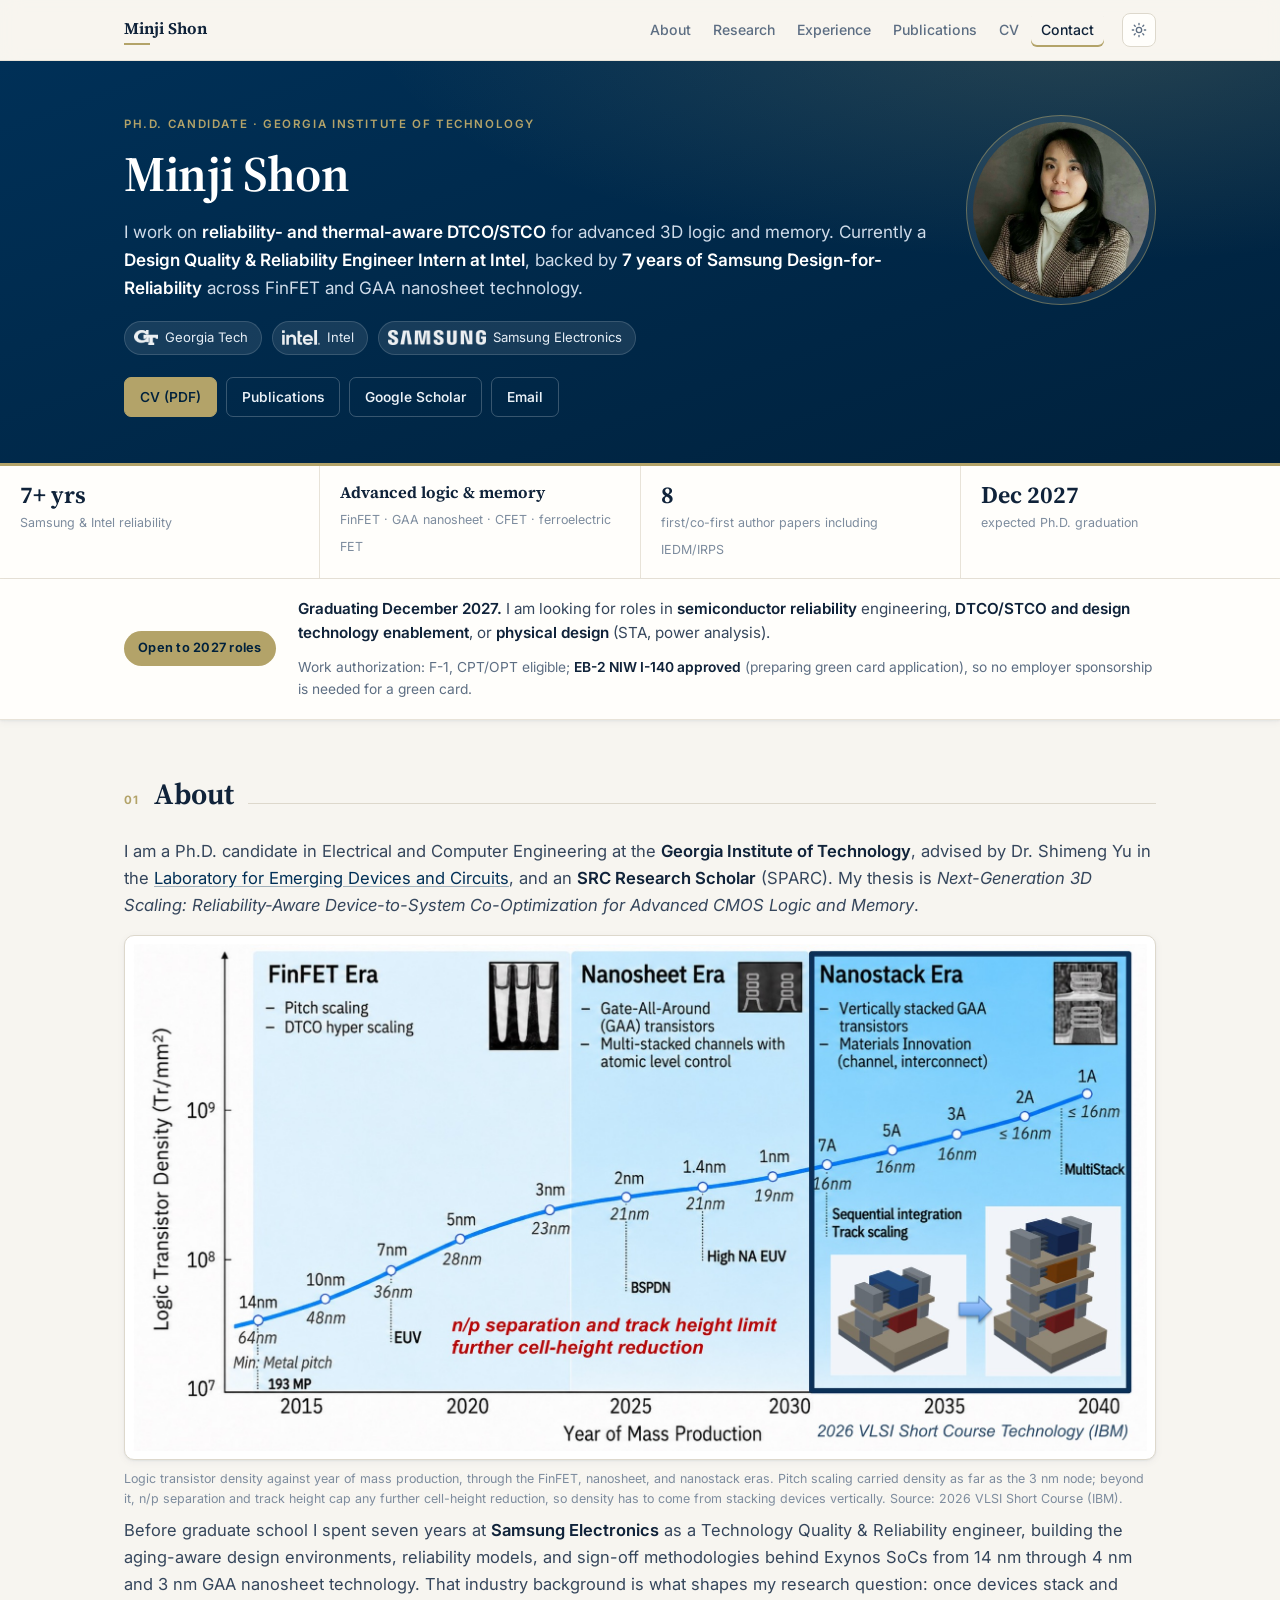
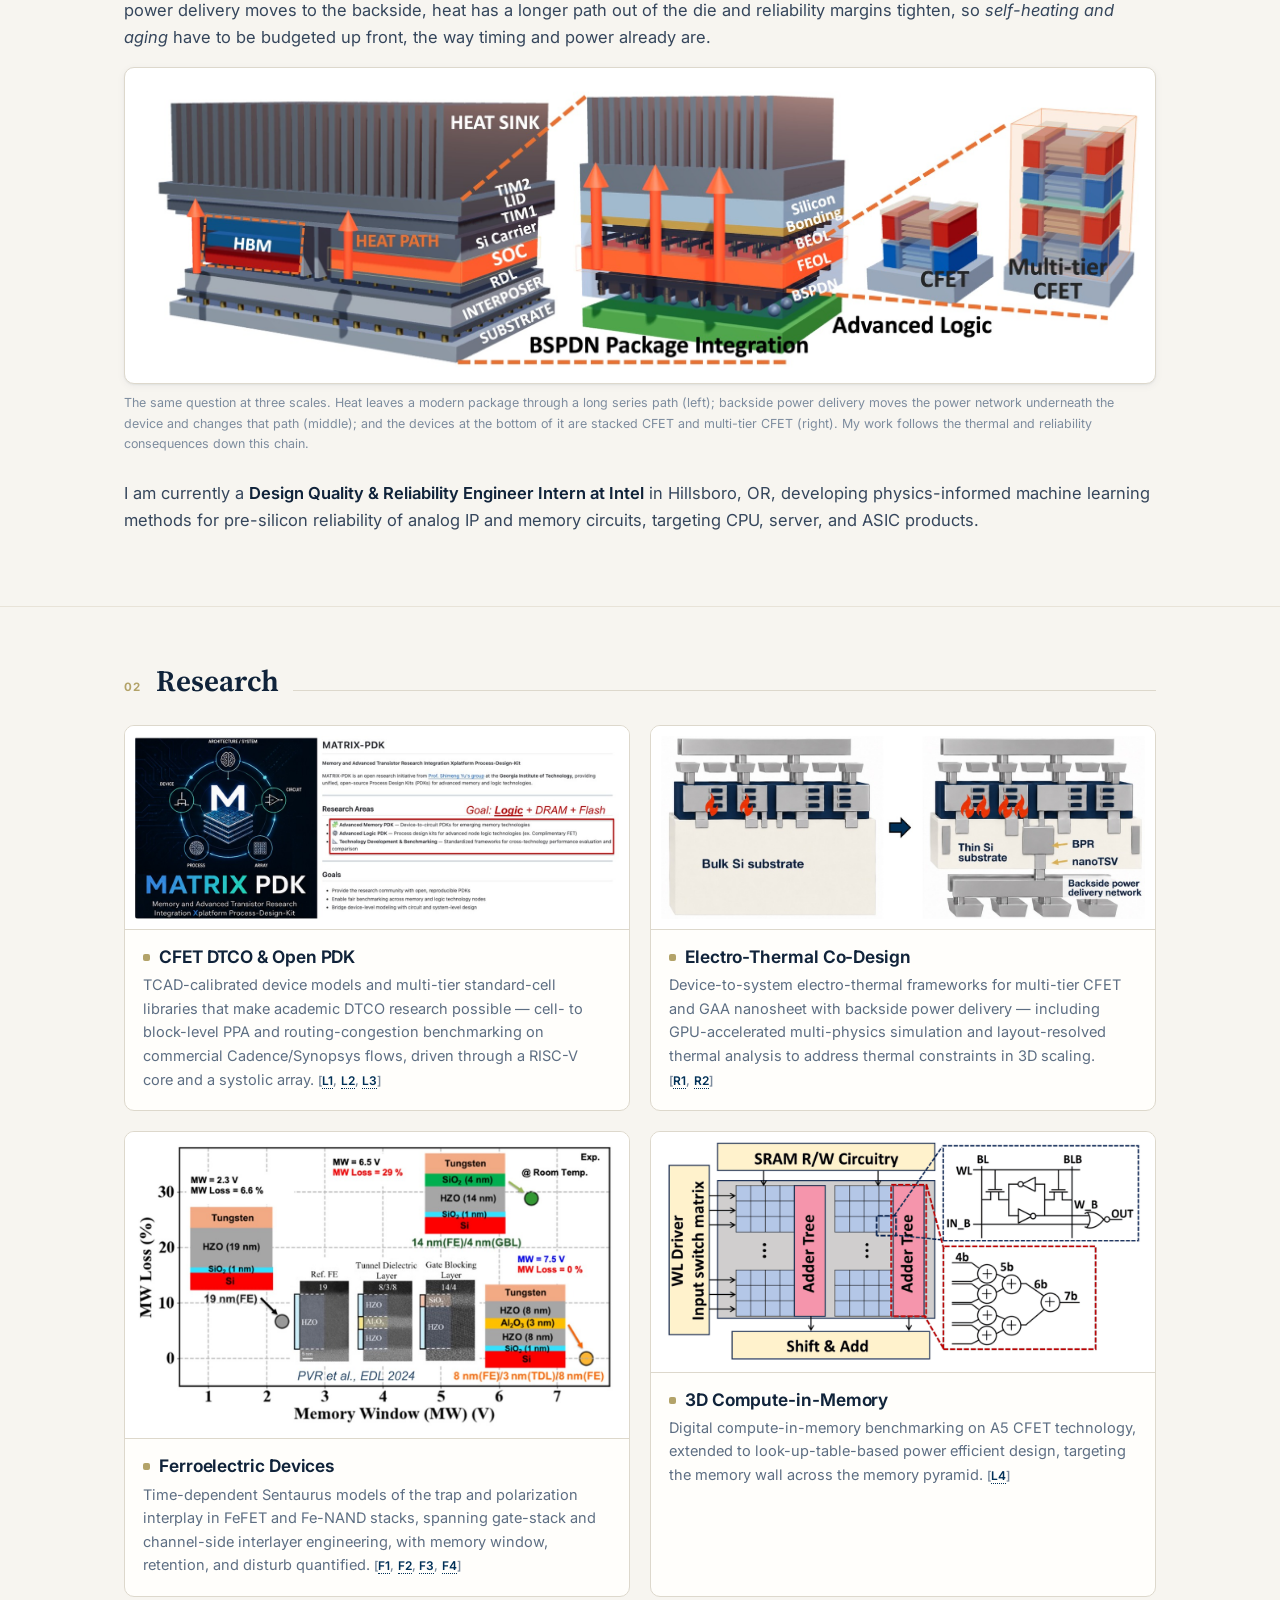
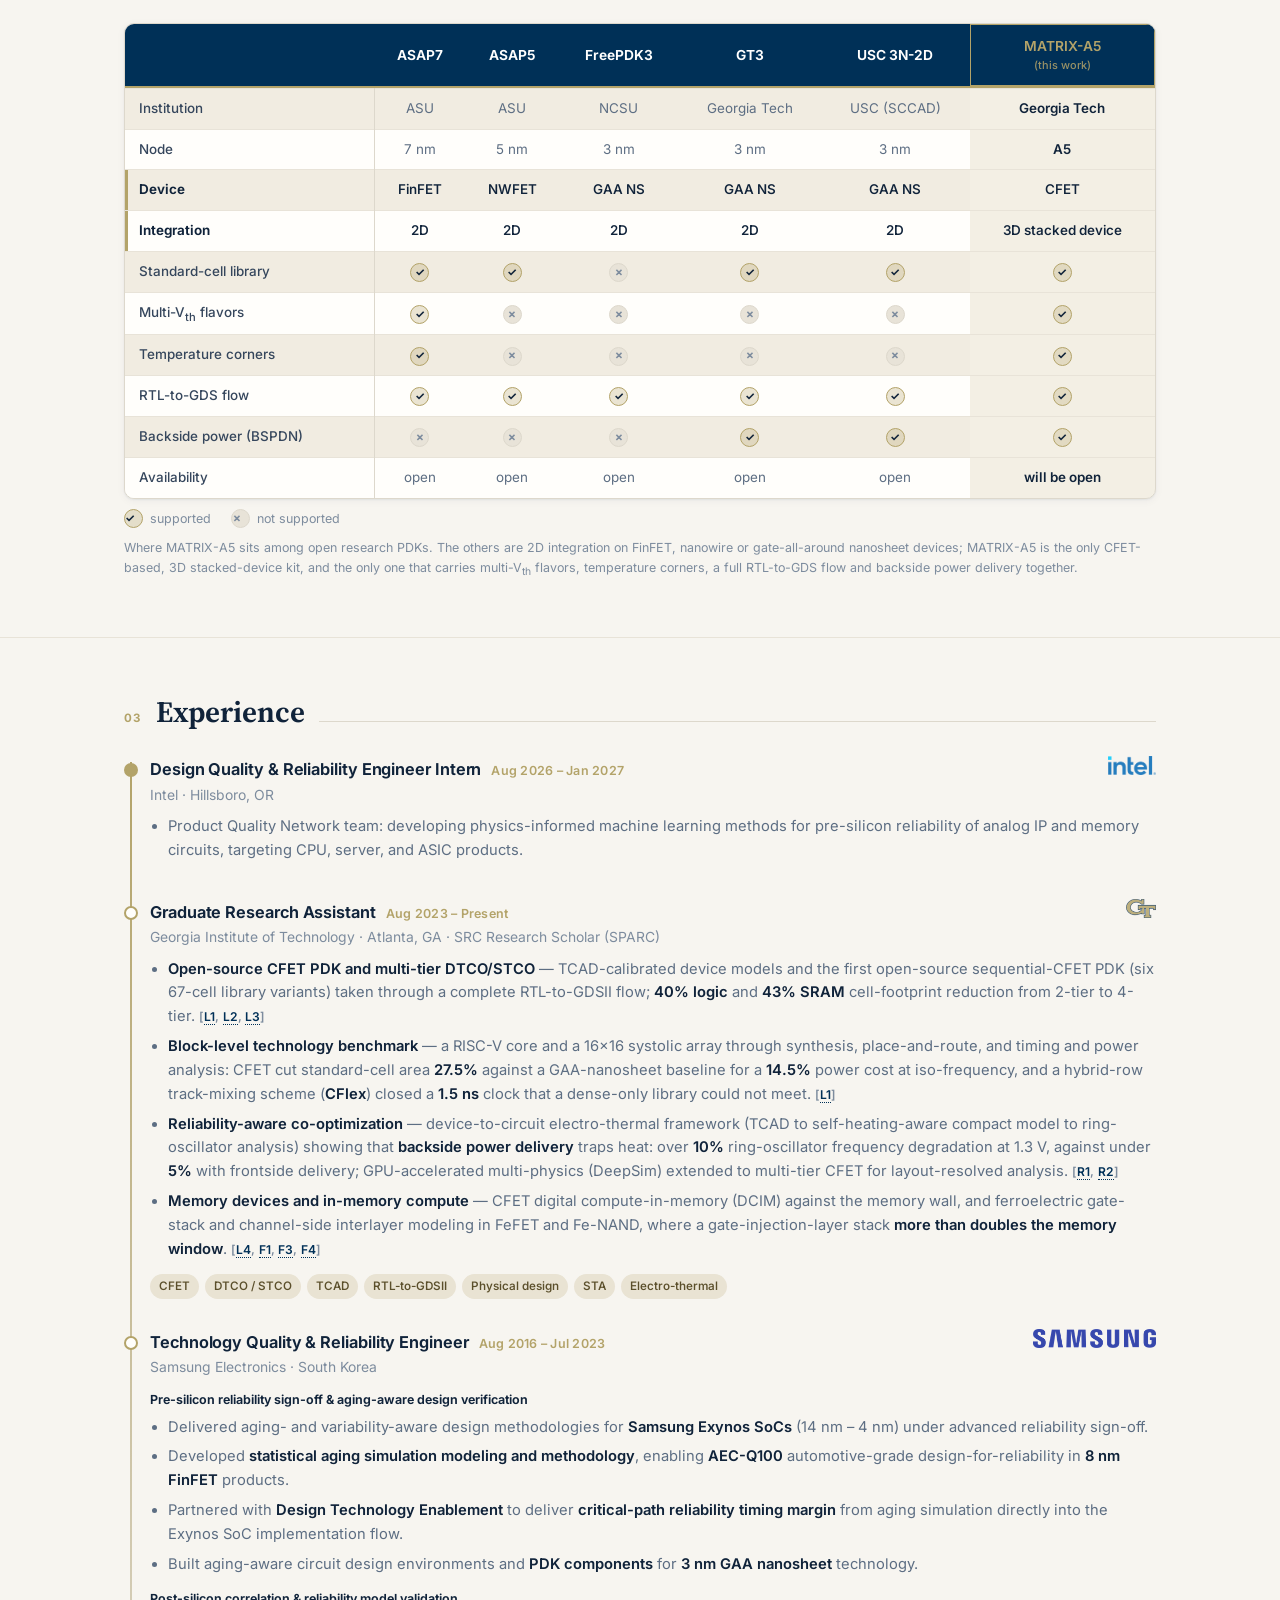
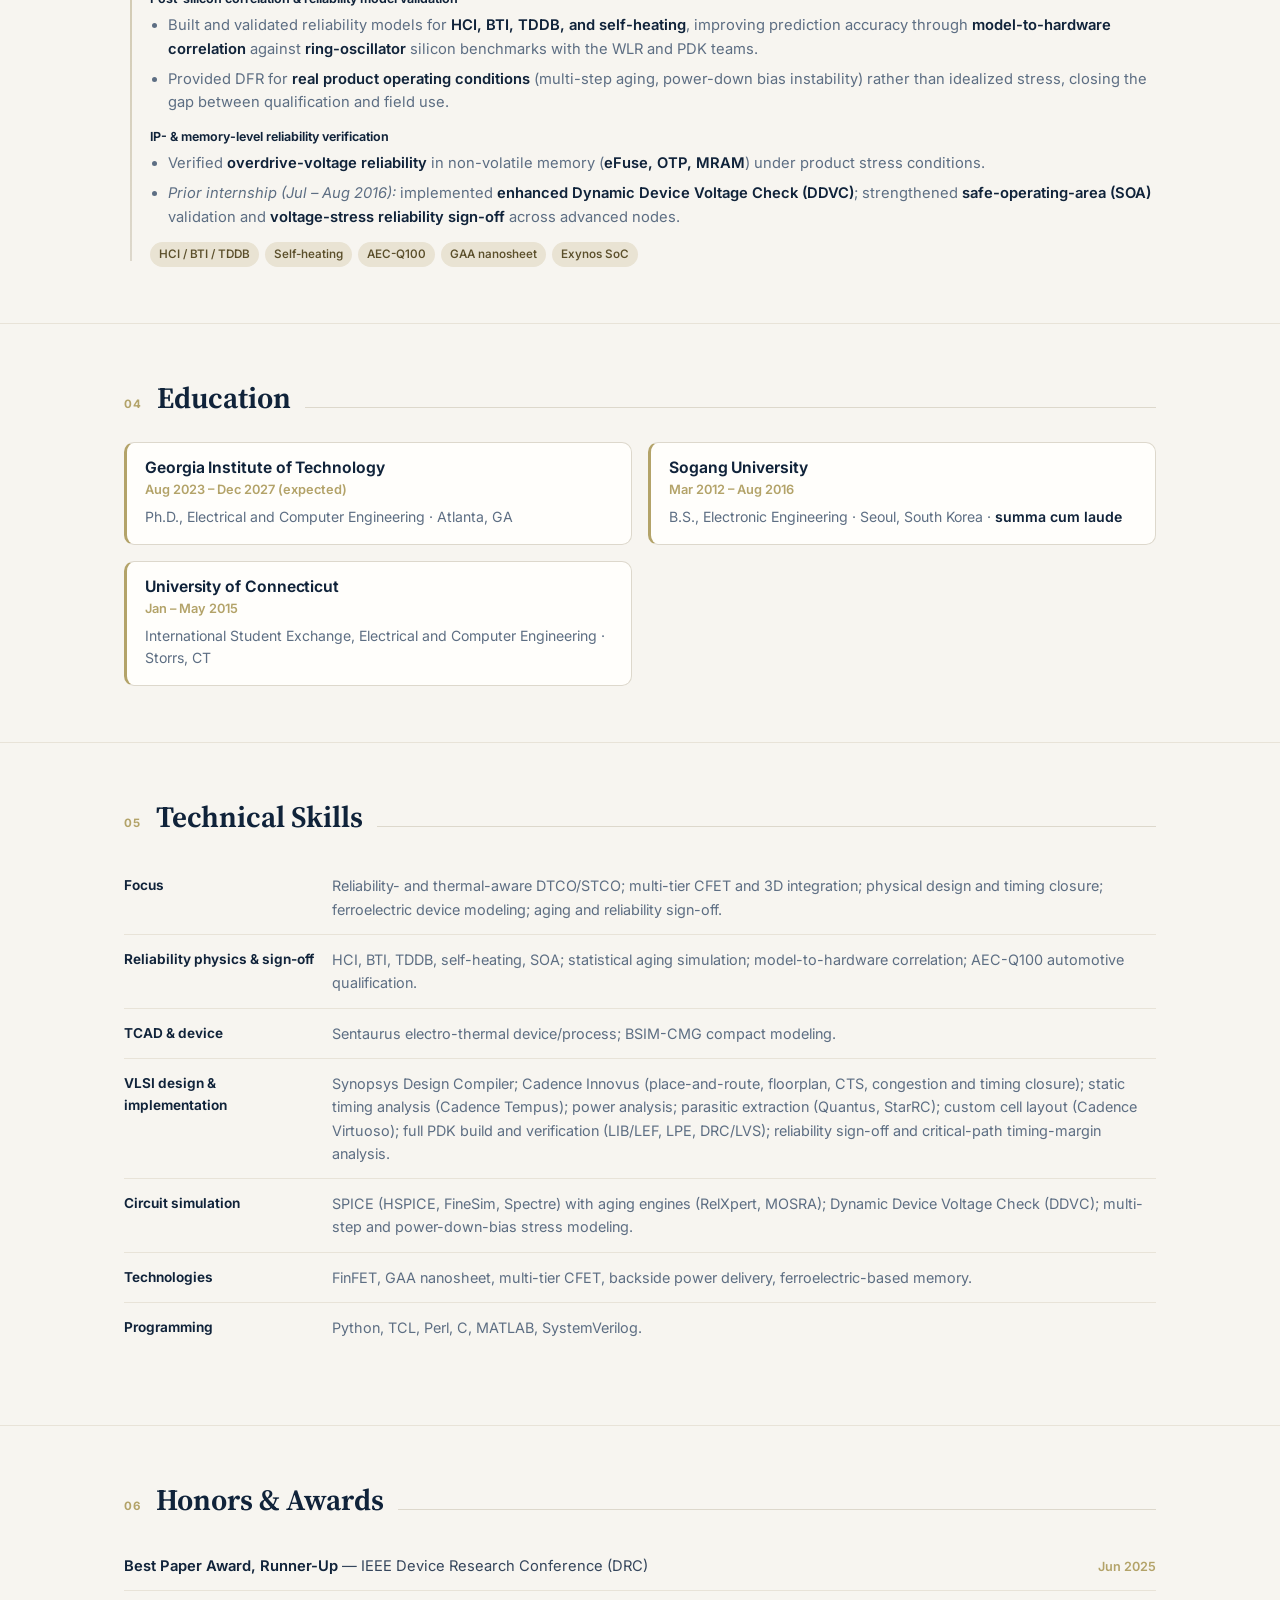
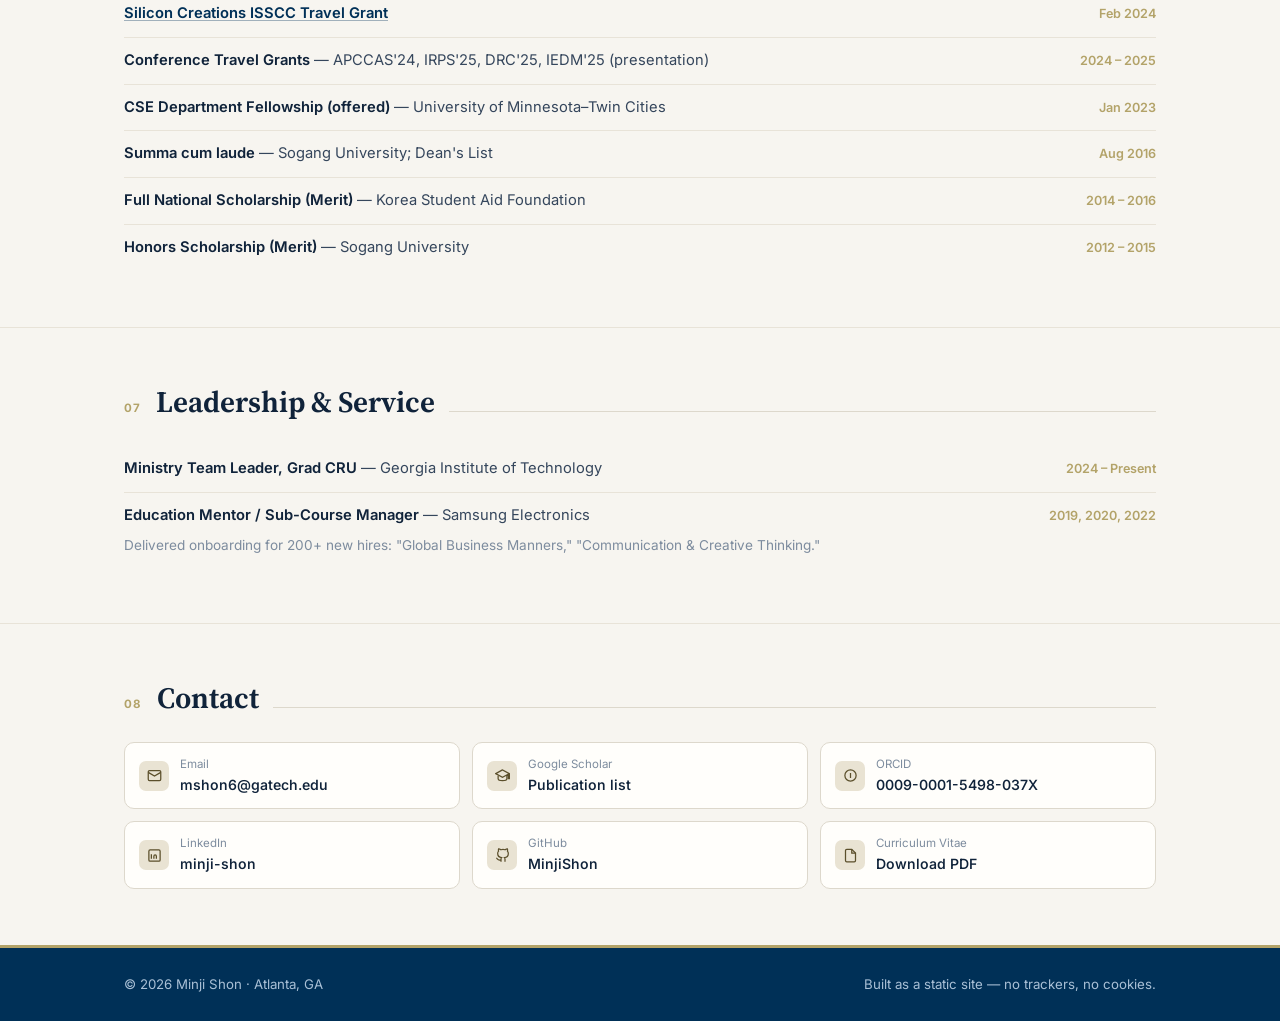
<file: index.html>
<!doctype html>
<html lang="en">
<head>
<meta charset="utf-8">
<meta name="viewport" content="width=device-width, initial-scale=1">
<title>Minji Shon — Ph.D. Candidate, ECE @ Georgia Tech</title>
<meta name="description" content="Minji Shon — Ph.D. candidate in ECE at Georgia Tech working on reliability- and thermal-aware DTCO/STCO for advanced 3D logic and memory (CFET, GAA nanosheet); reliability intern at Intel, with 7 years of Samsung Design-for-Reliability experience.">
<meta name="author" content="Minji Shon">
<link rel="canonical" href="https://minjishon.github.io/">

<meta property="og:type" content="website">
<meta property="og:title" content="Minji Shon — Ph.D. Candidate, ECE @ Georgia Tech">
<meta property="og:description" content="Reliability- and thermal-aware DTCO/STCO for advanced 3D logic and memory (CFET, GAA nanosheet). Ph.D. candidate at Georgia Tech, reliability intern at Intel; 7 years of Samsung Design-for-Reliability.">
<meta property="og:url" content="https://minjishon.github.io/">
<meta property="og:image" content="https://minjishon.github.io/assets/og-card.png">
<meta property="og:image:width" content="1200">
<meta property="og:image:height" content="630">
<meta property="og:image:alt" content="Minji Shon — Ph.D. Candidate, Electrical &amp; Computer Engineering, Georgia Tech">
<meta name="twitter:card" content="summary_large_image">

<link rel="icon" href="data:image/svg+xml,<svg xmlns='http://www.w3.org/2000/svg' viewBox='0 0 100 100'><rect width='100' height='100' rx='18' fill='%23003057'/><text x='50' y='72' font-size='64' font-family='Georgia,serif' font-weight='700' fill='%23b3a369' text-anchor='middle'>M</text></svg>">
<link rel="preconnect" href="https://fonts.googleapis.com">
<link rel="preconnect" href="https://fonts.gstatic.com" crossorigin>
<link href="https://fonts.googleapis.com/css2?family=Inter:wght@400;500;600;700&family=Source+Serif+4:opsz,wght@8..60,400;8..60,650&display=swap" rel="stylesheet">
<link rel="stylesheet" href="assets/style.css">
<script>
  // set the theme before first paint so there is no flash
  (function () {
    try {
      var t = localStorage.getItem('theme');
      if (t) document.documentElement.setAttribute('data-theme', t);
    } catch (e) {}
  })();
</script>
</head>
<body>

<a class="skip-link" href="#main">Skip to content</a>

<header class="site-header">
  <div class="wrap">
    <a class="brand" href="index.html">Minji Shon</a>
    <nav class="nav-links" aria-label="Main">
      <a href="#about">About</a>
      <a href="#research">Research</a>
      <a href="#experience">Experience</a>
      <a href="publications.html">Publications</a>
      <a href="cv.html">CV</a>
      <a href="#contact">Contact</a>
    </nav>
    <button class="theme-toggle" id="theme-toggle" type="button" aria-label="Switch between light and dark theme">
      <svg class="icon-sun" viewBox="0 0 24 24" fill="none" stroke="currentColor" stroke-width="2" stroke-linecap="round" aria-hidden="true"><circle cx="12" cy="12" r="4"/><path d="M12 2v2M12 20v2M4.9 4.9l1.4 1.4M17.7 17.7l1.4 1.4M2 12h2M20 12h2M4.9 19.1l1.4-1.4M17.7 6.3l1.4-1.4"/></svg>
      <svg class="icon-moon" viewBox="0 0 24 24" fill="none" stroke="currentColor" stroke-width="2" stroke-linecap="round" stroke-linejoin="round" aria-hidden="true"><path d="M21 12.8A9 9 0 1 1 11.2 3a7 7 0 0 0 9.8 9.8z"/></svg>
    </button>
  </div>
</header>

<header class="hero">
  <div class="wrap">
    <div class="hero-grid">
      <div>
        <p class="eyebrow">Ph.D. Candidate · Georgia Institute of Technology</p>
        <h1>Minji Shon</h1>
        <p class="tagline">
          I work on <strong>reliability- and thermal-aware DTCO/STCO</strong> for advanced 3D logic
          and memory. Currently a <strong>Design Quality &amp; Reliability Engineer Intern at Intel</strong>,
          backed by <strong>7 years of Samsung Design-for-Reliability</strong> across FinFET and GAA
          nanosheet technology.
        </p>

        <div class="affil-row">
          <span class="affil"><img src="assets/logos/gatech.png" alt=""> Georgia Tech</span>
          <span class="affil"><img src="assets/logos/intel.png" alt=""> Intel</span>
          <span class="affil"><img src="assets/logos/samsung.png" alt=""> Samsung Electronics</span>
        </div>

        <div class="actions">
          <a class="btn btn-primary" href="assets/Minji_Shon_CV.pdf">CV (PDF)</a>
          <a class="btn" href="publications.html">Publications</a>
          <a class="btn" href="https://scholar.google.co.kr/citations?user=EkPN47cAAAAJ&amp;hl=en" target="_blank" rel="me noopener">Google Scholar</a>
          <a class="btn" href="mailto:mshon6@gatech.edu">Email</a>
        </div>
      </div>

      <div class="portrait-wrap">
        <img class="portrait" src="assets/Minji_Shon.jpg" alt="Portrait of Minji Shon"
             width="190" height="190"
             onerror="this.closest('.portrait-wrap').remove()">
      </div>
    </div>
  </div>
</header>

<div class="stat-strip">
  <div class="stat"><b>7+ yrs</b><span>Samsung &amp; Intel reliability</span></div>
  <div class="stat text"><b>Advanced logic &amp; memory</b><span>FinFET · GAA nanosheet · CFET · ferroelectric FET</span></div>
  <div class="stat"><b>8</b><span>first/co-first author papers including IEDM/IRPS</span></div>
  <div class="stat"><b>Dec 2027</b><span>expected Ph.D. graduation</span></div>
</div>

<div class="availability-band">
  <div class="wrap">
    <span class="pill">Open to 2027 roles</span>
    <p>
      <strong>Graduating December 2027.</strong> I am looking for roles in
      <strong>semiconductor reliability</strong> engineering,
      <strong>DTCO/STCO and design technology enablement</strong>, or
      <strong>physical design</strong> (STA, power analysis).
    </p>
    <p class="visa">
      Work authorization: F-1, CPT/OPT eligible; <strong>EB-2 NIW I-140 approved</strong>
      (preparing green card application), so no employer sponsorship is needed for a green card.
    </p>
  </div>
</div>

<main id="main">

<section id="about">
  <div class="wrap">
    <div class="section-heading"><span class="num">01</span><h2>About</h2></div>

    <p class="lede">
      I am a Ph.D. candidate in Electrical and Computer Engineering at the
      <strong>Georgia Institute of Technology</strong>, advised by Dr. Shimeng Yu in the
      <a href="https://shimeng.ece.gatech.edu/" target="_blank" rel="noopener">Laboratory for Emerging Devices and Circuits</a>,
      and an <strong>SRC Research Scholar</strong> (SPARC). My thesis is
      <em>Next-Generation 3D Scaling: Reliability-Aware Device-to-System Co-Optimization for
      Advanced CMOS Logic and Memory</em>.
    </p>

    <figure class="figure-wide">
      <img src="assets/figures/hero-scaling.jpg" width="2064" height="1031" loading="lazy"
           alt="Logic transistor density in transistors per square millimetre against year of mass production from 2015 to 2040, rising through the FinFET era to 3 nm, the nanosheet era to 1 nm with backside power delivery and high-NA EUV, and the nanostack era from 7A to 1A with vertically stacked gate-all-around transistors">
      <figcaption>
        Logic transistor density against year of mass production, through the FinFET, nanosheet, and
        nanostack eras. Pitch scaling carried density as far as the 3 nm node; beyond it, n/p
        separation and track height cap any further cell-height reduction, so density has to come
        from stacking devices vertically. Source: 2026 VLSI Short Course (IBM).
      </figcaption>
    </figure>

    <p>
      Before graduate school I spent seven years at <strong>Samsung Electronics</strong> as a
      Technology Quality &amp; Reliability engineer, building the aging-aware design environments,
      reliability models, and sign-off methodologies behind Exynos SoCs from 14 nm through 4 nm and
      3 nm GAA nanosheet technology. That industry background is what shapes my research question:
      once devices stack and power delivery moves to the backside, heat has a longer path out of the
      die and reliability margins tighten, so <em>self-heating and aging</em> have to be budgeted
      up front, the way timing and power already are.
    </p>

    <figure class="figure-wide">
      <img src="assets/figures/stack-integration.jpg" width="2064" height="609" loading="lazy"
           alt="Three linked renders: a package stack with heat sink, thermal interface layers, lid, silicon carrier, SoC, HBM, redistribution layer, interposer and substrate with the heat path marked; a close-up of backside power delivery network package integration showing silicon bonding, BEOL, FEOL and BSPDN layers; and the CFET and multi-tier CFET devices at the bottom of that stack">
      <figcaption>
        The same question at three scales. Heat leaves a modern package through a long series path
        (left); backside power delivery moves the power network underneath the device and changes
        that path (middle); and the devices at the bottom of it are stacked CFET and multi-tier CFET
        (right). My work follows the thermal and reliability consequences down this chain.
      </figcaption>
    </figure>

    <p style="margin-top:26px">
      I am currently a <strong>Design Quality &amp; Reliability Engineer Intern at Intel</strong>
      in Hillsboro, OR, developing physics-informed machine learning methods for pre-silicon
      reliability of analog IP and memory circuits, targeting CPU, server, and ASIC products.
    </p>

  </div>
</section>

<section id="research">
  <div class="wrap">
    <div class="section-heading"><span class="num">02</span><h2>Research</h2></div>

    <div class="research-grid">

      <div class="research-item">
        <div class="thumb">
          <img src="assets/figures/pdk.jpg" width="1200" height="454" loading="lazy"
               alt="MATRIX-PDK project overview: a device, circuit, array, process and architecture wheel around a stacked-die icon, beside the research areas of advanced memory PDK, advanced logic PDK, and technology development and benchmarking, with the goal of covering logic, DRAM and flash">
        </div>
        <div class="body">
          <h3>CFET DTCO &amp; Open PDK</h3>
          <p>
            TCAD-calibrated device models and multi-tier standard-cell libraries that make academic
            DTCO research possible — cell- to block-level PPA and routing-congestion benchmarking on
            commercial Cadence/Synopsys flows, driven through a RISC-V core and a systolic array.
            <span class="ref">[<a href="publications.html#L1">L1</a>, <a href="publications.html#L2">L2</a>, <a href="publications.html#L3">L3</a>]</span>
          </p>
        </div>
      </div>

      <div class="research-item">
        <div class="thumb">
          <img src="assets/figures/thermal.jpg" width="1200" height="454" loading="lazy"
               alt="Two device cross-sections side by side: a conventional stack on a bulk silicon substrate with heat symbols at the channels, and the same stack on a thin silicon substrate with buried power rail, nanoTSV and a backside power delivery network beneath, showing more trapped heat">
        </div>
        <div class="body">
          <h3>Electro-Thermal Co-Design</h3>
          <p>
            Device-to-system electro-thermal frameworks for multi-tier CFET and GAA nanosheet with
            backside power delivery — including GPU-accelerated multi-physics simulation and
            layout-resolved thermal analysis to address thermal constraints in 3D scaling.
            <span class="ref">[<a href="publications.html#R1">R1</a>, <a href="publications.html#R2">R2</a>]</span>
          </p>
        </div>
      </div>

      <div class="research-item">
        <div class="thumb">
          <img src="assets/figures/ferro.jpg" width="1200" height="710" loading="lazy"
               alt="Memory window loss against memory window for four ferroelectric gate stacks, from a 19 nm HZO reference at 2.3 volts and 6.6 percent loss to an 8 nm ferroelectric, 3 nm tunnel dielectric, 8 nm ferroelectric stack reaching 7.5 volts at zero loss, with TEM cross-sections of each stack">
        </div>
        <div class="body">
          <h3>Ferroelectric Devices</h3>
          <p>
            Time-dependent Sentaurus models of the trap and polarization interplay in FeFET and
            Fe-NAND stacks, spanning gate-stack and channel-side interlayer engineering, with memory
            window, retention, and disturb quantified.
            <span class="ref">[<a href="publications.html#F1">F1</a>, <a href="publications.html#F2">F2</a>, <a href="publications.html#F3">F3</a>, <a href="publications.html#F4">F4</a>]</span>
          </p>
        </div>
      </div>

      <div class="research-item">
        <div class="thumb">
          <img src="assets/figures/dcim.png" width="1200" height="544" loading="lazy"
               alt="Digital compute-in-memory macro: word-line driver and input switch matrix feeding SRAM sub-arrays with adder trees and a shift-and-add stage, with insets of the bit cell with its NOR output and of a 4-bit to 7-bit adder tree">
        </div>
        <div class="body">
          <h3>3D Compute-in-Memory</h3>
          <p>
            Digital compute-in-memory benchmarking on A5 CFET technology, extended to
            look-up-table-based power efficient design, targeting the memory wall across the memory
            pyramid.
            <span class="ref">[<a href="publications.html#L4">L4</a>]</span>
          </p>
        </div>
      </div>

    </div>

    <figure class="figure-wide table-figure">
      <div class="table-scroll">
        <table class="pdk-table">
          <caption class="sr-only">
            Open process design kits compared by institution, node, device, integration,
            standard-cell library, multi-threshold-voltage flavors, temperature corners,
            RTL-to-GDS flow, backside power delivery and availability.
          </caption>
          <thead>
            <tr>
              <th scope="col"><span class="sr-only">Capability</span></th>
              <th scope="col">ASAP7</th>
              <th scope="col">ASAP5</th>
              <th scope="col">FreePDK3</th>
              <th scope="col">GT3</th>
              <th scope="col">USC 3N-2D</th>
              <th scope="col" class="ours">MATRIX-A5<span class="sub">(this work)</span></th>
            </tr>
          </thead>
          <tbody>
            <tr>
              <th scope="row">Institution</th>
              <td>ASU</td>
              <td>ASU</td>
              <td>NCSU</td>
              <td>Georgia Tech</td>
              <td>USC (SCCAD)</td>
              <td class="ours">Georgia Tech</td>
            </tr>
            <tr>
              <th scope="row">Node</th>
              <td>7 nm</td>
              <td>5 nm</td>
              <td>3 nm</td>
              <td>3 nm</td>
              <td>3 nm</td>
              <td class="ours">A5</td>
            </tr>
            <tr class="key">
              <th scope="row">Device</th>
              <td>FinFET</td>
              <td>NWFET</td>
              <td>GAA NS</td>
              <td>GAA NS</td>
              <td>GAA NS</td>
              <td class="ours">CFET</td>
            </tr>
            <tr class="key">
              <th scope="row">Integration</th>
              <td>2D</td>
              <td>2D</td>
              <td>2D</td>
              <td>2D</td>
              <td>2D</td>
              <td class="ours">3D stacked device</td>
            </tr>
            <tr>
              <th scope="row">Standard-cell library</th>
              <td><span class="mark yes" role="img" aria-label="supported">&#10003;</span></td>
              <td><span class="mark yes" role="img" aria-label="supported">&#10003;</span></td>
              <td><span class="mark no" role="img" aria-label="not supported">&#10007;</span></td>
              <td><span class="mark yes" role="img" aria-label="supported">&#10003;</span></td>
              <td><span class="mark yes" role="img" aria-label="supported">&#10003;</span></td>
              <td class="ours"><span class="mark yes" role="img" aria-label="supported">&#10003;</span></td>
            </tr>
            <tr>
              <th scope="row">Multi-V<sub>th</sub> flavors</th>
              <td><span class="mark yes" role="img" aria-label="supported">&#10003;</span></td>
              <td><span class="mark no" role="img" aria-label="not supported">&#10007;</span></td>
              <td><span class="mark no" role="img" aria-label="not supported">&#10007;</span></td>
              <td><span class="mark no" role="img" aria-label="not supported">&#10007;</span></td>
              <td><span class="mark no" role="img" aria-label="not supported">&#10007;</span></td>
              <td class="ours"><span class="mark yes" role="img" aria-label="supported">&#10003;</span></td>
            </tr>
            <tr>
              <th scope="row">Temperature corners</th>
              <td><span class="mark yes" role="img" aria-label="supported">&#10003;</span></td>
              <td><span class="mark no" role="img" aria-label="not supported">&#10007;</span></td>
              <td><span class="mark no" role="img" aria-label="not supported">&#10007;</span></td>
              <td><span class="mark no" role="img" aria-label="not supported">&#10007;</span></td>
              <td><span class="mark no" role="img" aria-label="not supported">&#10007;</span></td>
              <td class="ours"><span class="mark yes" role="img" aria-label="supported">&#10003;</span></td>
            </tr>
            <tr>
              <th scope="row">RTL-to-GDS flow</th>
              <td><span class="mark yes" role="img" aria-label="supported">&#10003;</span></td>
              <td><span class="mark yes" role="img" aria-label="supported">&#10003;</span></td>
              <td><span class="mark yes" role="img" aria-label="supported">&#10003;</span></td>
              <td><span class="mark yes" role="img" aria-label="supported">&#10003;</span></td>
              <td><span class="mark yes" role="img" aria-label="supported">&#10003;</span></td>
              <td class="ours"><span class="mark yes" role="img" aria-label="supported">&#10003;</span></td>
            </tr>
            <tr>
              <th scope="row">Backside power (BSPDN)</th>
              <td><span class="mark no" role="img" aria-label="not supported">&#10007;</span></td>
              <td><span class="mark no" role="img" aria-label="not supported">&#10007;</span></td>
              <td><span class="mark no" role="img" aria-label="not supported">&#10007;</span></td>
              <td><span class="mark yes" role="img" aria-label="supported">&#10003;</span></td>
              <td><span class="mark yes" role="img" aria-label="supported">&#10003;</span></td>
              <td class="ours"><span class="mark yes" role="img" aria-label="supported">&#10003;</span></td>
            </tr>
            <tr>
              <th scope="row">Availability</th>
              <td>open</td>
              <td>open</td>
              <td>open</td>
              <td>open</td>
              <td>open</td>
              <td class="ours">will be open</td>
            </tr>
          </tbody>
        </table>
      </div>
      <div class="table-legend">
        <span><span class="mark yes" aria-hidden="true">&#10003;</span> supported</span>
        <span><span class="mark no" aria-hidden="true">&#10007;</span> not supported</span>
      </div>
      <figcaption>
        Where MATRIX-A5 sits among open research PDKs. The others are 2D integration on FinFET,
        nanowire or gate-all-around nanosheet devices; MATRIX-A5 is the only CFET-based, 3D
        stacked-device kit, and the only one that carries multi-V<sub>th</sub> flavors, temperature
        corners, a full RTL-to-GDS flow and backside power delivery together.
      </figcaption>
    </figure>
  </div>
</section>

<section id="experience">
  <div class="wrap">
    <div class="section-heading"><span class="num">03</span><h2>Experience</h2></div>

    <div class="timeline">

      <div class="t-entry current">
        <div class="t-head">
          <h3>Design Quality &amp; Reliability Engineer Intern</h3>
          <span class="t-date">Aug 2026 – Jan 2027</span>
          <span class="t-logo"><img src="assets/logos/intel.png" alt="Intel"></span>
        </div>
        <div class="t-sub">Intel · Hillsboro, OR</div>
        <div class="t-body">
          <ul>
            <li>Product Quality Network team: developing physics-informed machine learning methods
              for pre-silicon reliability of analog IP and memory circuits, targeting CPU, server,
              and ASIC products.</li>
          </ul>
        </div>
      </div>

      <div class="t-entry">
        <div class="t-head">
          <h3>Graduate Research Assistant</h3>
          <span class="t-date">Aug 2023 – Present</span>
          <span class="t-logo"><img src="assets/logos/gatech.png" alt="Georgia Tech"></span>
        </div>
        <div class="t-sub">Georgia Institute of Technology · Atlanta, GA · SRC Research Scholar (SPARC)</div>
        <div class="t-body">
          <ul>
            <li><strong>Open-source CFET PDK and multi-tier DTCO/STCO</strong> —
              TCAD-calibrated device models and the first open-source sequential-CFET PDK
              (six 67-cell library variants) taken through a complete RTL-to-GDSII flow;
              <strong>40% logic</strong> and <strong>43% SRAM</strong> cell-footprint reduction
              from 2-tier to 4-tier. <span class="ref">[<a href="publications.html#L1">L1</a>, <a href="publications.html#L2">L2</a>, <a href="publications.html#L3">L3</a>]</span></li>
            <li><strong>Block-level technology benchmark</strong> — a RISC-V core and a
              16&times;16 systolic array through synthesis, place-and-route, and timing and power
              analysis: CFET cut standard-cell area <strong>27.5%</strong> against a GAA-nanosheet
              baseline for a <strong>14.5%</strong> power cost at iso-frequency, and a hybrid-row
              track-mixing scheme (<strong>CFlex</strong>) closed a <strong>1.5 ns</strong> clock
              that a dense-only library could not meet. <span class="ref">[<a href="publications.html#L1">L1</a>]</span></li>
            <li><strong>Reliability-aware co-optimization</strong> — device-to-circuit electro-thermal
              framework (TCAD to self-heating-aware compact model to ring-oscillator analysis) showing
              that <strong>backside power delivery</strong> traps heat: over <strong>10%</strong>
              ring-oscillator frequency degradation at 1.3 V, against under <strong>5%</strong> with
              frontside delivery; GPU-accelerated multi-physics (DeepSim) extended to multi-tier CFET
              for layout-resolved analysis. <span class="ref">[<a href="publications.html#R1">R1</a>, <a href="publications.html#R2">R2</a>]</span></li>
            <li><strong>Memory devices and in-memory compute</strong> — CFET digital
              compute-in-memory (DCIM) against the memory wall, and ferroelectric gate-stack and
              channel-side interlayer modeling in FeFET and Fe-NAND, where a
              gate-injection-layer stack <strong>more than doubles the memory window</strong>.
              <span class="ref">[<a href="publications.html#L4">L4</a>, <a href="publications.html#F1">F1</a>, <a href="publications.html#F3">F3</a>, <a href="publications.html#F4">F4</a>]</span></li>
          </ul>
          <div class="tags">
            <span class="tag">CFET</span>
            <span class="tag">DTCO / STCO</span>
            <span class="tag">TCAD</span>
            <span class="tag">RTL-to-GDSII</span>
            <span class="tag">Physical design</span>
            <span class="tag">STA</span>
            <span class="tag">Electro-thermal</span>
          </div>
        </div>
      </div>

      <div class="t-entry">
        <div class="t-head">
          <h3>Technology Quality &amp; Reliability Engineer</h3>
          <span class="t-date">Aug 2016 – Jul 2023</span>
          <span class="t-logo"><img src="assets/logos/samsung.png" alt="Samsung Electronics"></span>
        </div>
        <div class="t-sub">Samsung Electronics · South Korea</div>
        <div class="t-body">
          <div class="t-group">Pre-silicon reliability sign-off &amp; aging-aware design verification</div>
          <ul>
            <li>Delivered aging- and variability-aware design methodologies for
              <strong>Samsung Exynos SoCs</strong> (14 nm – 4 nm) under advanced reliability sign-off.</li>
            <li>Developed <strong>statistical aging simulation modeling and methodology</strong>,
              enabling <strong>AEC-Q100</strong> automotive-grade design-for-reliability in
              <strong>8 nm FinFET</strong> products.</li>
            <li>Partnered with <strong>Design Technology Enablement</strong> to deliver
              <strong>critical-path reliability timing margin</strong> from aging simulation directly
              into the Exynos SoC implementation flow.</li>
            <li>Built aging-aware circuit design environments and <strong>PDK components</strong> for
              <strong>3 nm GAA nanosheet</strong> technology.</li>
          </ul>

          <div class="t-group">Post-silicon correlation &amp; reliability model validation</div>
          <ul>
            <li>Built and validated reliability models for <strong>HCI, BTI, TDDB, and self-heating</strong>,
              improving prediction accuracy through <strong>model-to-hardware correlation</strong>
              against <strong>ring-oscillator</strong> silicon benchmarks with the WLR and PDK teams.</li>
            <li>Provided DFR for <strong>real product operating conditions</strong> (multi-step aging,
              power-down bias instability) rather than idealized stress, closing the gap between
              qualification and field use.</li>
          </ul>

          <div class="t-group">IP- &amp; memory-level reliability verification</div>
          <ul>
            <li>Verified <strong>overdrive-voltage reliability</strong> in non-volatile memory
              (<strong>eFuse, OTP, MRAM</strong>) under product stress conditions.</li>
            <li><em>Prior internship (Jul – Aug 2016):</em> implemented <strong>enhanced Dynamic Device
              Voltage Check (DDVC)</strong>; strengthened <strong>safe-operating-area (SOA)</strong>
              validation and <strong>voltage-stress reliability sign-off</strong> across advanced nodes.</li>
          </ul>

          <div class="tags">
            <span class="tag">HCI / BTI / TDDB</span>
            <span class="tag">Self-heating</span>
            <span class="tag">AEC-Q100</span>
            <span class="tag">GAA nanosheet</span>
            <span class="tag">Exynos SoC</span>
          </div>
        </div>
      </div>

    </div>
  </div>
</section>

<section id="education">
  <div class="wrap">
    <div class="section-heading"><span class="num">04</span><h2>Education</h2></div>
    <div class="card-grid">

      <div class="info-card">
        <h3>Georgia Institute of Technology</h3>
        <div class="meta">Aug 2023 – Dec 2027 (expected)</div>
        <p>Ph.D., Electrical and Computer Engineering · Atlanta, GA</p>
      </div>

      <div class="info-card">
        <h3>Sogang University</h3>
        <div class="meta">Mar 2012 – Aug 2016</div>
        <p>B.S., Electronic Engineering · Seoul, South Korea · <strong>summa cum laude</strong></p>
      </div>

      <div class="info-card">
        <h3>University of Connecticut</h3>
        <div class="meta">Jan – May 2015</div>
        <p>International Student Exchange, Electrical and Computer Engineering · Storrs, CT</p>
      </div>

    </div>
  </div>
</section>

<section id="skills">
  <div class="wrap">
    <div class="section-heading"><span class="num">05</span><h2>Technical Skills</h2></div>
    <dl class="skill-list">
      <div class="skill-row">
        <dt>Focus</dt>
        <dd>Reliability- and thermal-aware DTCO/STCO; multi-tier CFET and 3D integration;
          physical design and timing closure; ferroelectric device modeling;
          aging and reliability sign-off.</dd>
      </div>
      <div class="skill-row">
        <dt>Reliability physics &amp; sign-off</dt>
        <dd>HCI, BTI, TDDB, self-heating, SOA; statistical aging simulation;
          model-to-hardware correlation; AEC-Q100 automotive qualification.</dd>
      </div>
      <div class="skill-row">
        <dt>TCAD &amp; device</dt>
        <dd>Sentaurus electro-thermal device/process; BSIM-CMG compact modeling.</dd>
      </div>
      <div class="skill-row">
        <dt>VLSI design &amp; implementation</dt>
        <dd>Synopsys Design Compiler; Cadence Innovus (place-and-route, floorplan, CTS,
          congestion and timing closure); static timing analysis (Cadence Tempus); power analysis;
          parasitic extraction (Quantus, StarRC); custom cell layout (Cadence Virtuoso);
          full PDK build and verification (LIB/LEF, LPE, DRC/LVS); reliability sign-off and
          critical-path timing-margin analysis.</dd>
      </div>
      <div class="skill-row">
        <dt>Circuit simulation</dt>
        <dd>SPICE (HSPICE, FineSim, Spectre) with aging engines (RelXpert, MOSRA);
          Dynamic Device Voltage Check (DDVC); multi-step and power-down-bias stress modeling.</dd>
      </div>
      <div class="skill-row">
        <dt>Technologies</dt>
        <dd>FinFET, GAA nanosheet, multi-tier CFET, backside power delivery,
          ferroelectric-based memory.</dd>
      </div>
      <div class="skill-row">
        <dt>Programming</dt>
        <dd>Python, TCL, Perl, C, MATLAB, SystemVerilog.</dd>
      </div>
    </dl>
  </div>
</section>

<section id="awards">
  <div class="wrap">
    <div class="section-heading"><span class="num">06</span><h2>Honors &amp; Awards</h2></div>
    <ul class="list-rows">
      <li><span><strong>Best Paper Award, Runner-Up</strong> — IEEE Device Research Conference (DRC)</span>
          <span class="row-date">Jun 2025</span></li>
      <li><span><strong><a href="https://ece.gatech.edu/news/2024/02/ece-researchers-and-students-headline-isscc-2024" target="_blank" rel="noopener">Silicon Creations ISSCC Travel Grant</a></strong></span>
          <span class="row-date">Feb 2024</span></li>
      <li><span><strong>Conference Travel Grants</strong> — APCCAS'24, IRPS'25, DRC'25, IEDM'25 (presentation)</span>
          <span class="row-date">2024 – 2025</span></li>
      <li><span><strong>CSE Department Fellowship (offered)</strong> — University of Minnesota–Twin Cities</span>
          <span class="row-date">Jan 2023</span></li>
      <li><span><strong>Summa cum laude</strong> — Sogang University; Dean's List</span>
          <span class="row-date">Aug 2016</span></li>
      <li><span><strong>Full National Scholarship (Merit)</strong> — Korea Student Aid Foundation</span>
          <span class="row-date">2014 – 2016</span></li>
      <li><span><strong>Honors Scholarship (Merit)</strong> — Sogang University</span>
          <span class="row-date">2012 – 2015</span></li>
    </ul>
  </div>
</section>

<section id="service">
  <div class="wrap">
    <div class="section-heading"><span class="num">07</span><h2>Leadership &amp; Service</h2></div>
    <ul class="list-rows">
      <li><span><strong>Ministry Team Leader, Grad CRU</strong> — Georgia Institute of Technology</span>
          <span class="row-date">2024 – Present</span></li>
      <li><span><strong>Education Mentor / Sub-Course Manager</strong> — Samsung Electronics</span>
          <span class="row-date">2019, 2020, 2022</span>
          <span class="row-sub">Delivered onboarding for 200+ new hires: "Global Business Manners,"
            "Communication &amp; Creative Thinking."</span></li>
    </ul>
  </div>
</section>

<section id="contact">
  <div class="wrap">
    <div class="section-heading"><span class="num">08</span><h2>Contact</h2></div>
    <div class="contact-grid">

      <a class="contact-item" href="mailto:mshon6@gatech.edu">
        <span class="contact-icon"><svg viewBox="0 0 24 24" fill="none" stroke="currentColor" stroke-width="2"><rect x="2" y="4" width="20" height="16" rx="2"/><path d="m2 7 10 6 10-6"/></svg></span>
        <span><span class="label">Email</span><span class="value">mshon6@gatech.edu</span></span>
      </a>

      <a class="contact-item" href="https://scholar.google.co.kr/citations?user=EkPN47cAAAAJ&amp;hl=en" target="_blank" rel="me noopener">
        <span class="contact-icon"><svg viewBox="0 0 24 24" fill="none" stroke="currentColor" stroke-width="2"><path d="M12 3 1 9l11 6 9-4.9V17h2V9z"/><path d="M5 12.5V17c0 1.7 3.1 3 7 3s7-1.3 7-3v-4.5"/></svg></span>
        <span><span class="label">Google Scholar</span><span class="value">Publication list</span></span>
      </a>

      <a class="contact-item" href="https://orcid.org/0009-0001-5498-037X" target="_blank" rel="me noopener">
        <span class="contact-icon"><svg viewBox="0 0 24 24" fill="none" stroke="currentColor" stroke-width="2"><circle cx="12" cy="12" r="9"/><path d="M12 8v8M9 8h.01"/></svg></span>
        <span><span class="label">ORCID</span><span class="value">0009-0001-5498-037X</span></span>
      </a>

      <a class="contact-item" href="https://www.linkedin.com/in/minji-shon-707b04209" target="_blank" rel="me noopener">
        <span class="contact-icon"><svg viewBox="0 0 24 24" fill="none" stroke="currentColor" stroke-width="2"><rect x="3" y="3" width="18" height="18" rx="2"/><path d="M7 10v7M7 7v.01M11 17v-4a2 2 0 0 1 4 0v4"/></svg></span>
        <span><span class="label">LinkedIn</span><span class="value">minji-shon</span></span>
      </a>

      <a class="contact-item" href="https://github.com/MinjiShon" target="_blank" rel="me noopener">
        <span class="contact-icon"><svg viewBox="0 0 24 24" fill="none" stroke="currentColor" stroke-width="2"><path d="M9 19c-5 1.5-5-2.5-7-3m14 6v-3.9a3.4 3.4 0 0 0-.9-2.6c3-.3 6.2-1.5 6.2-6.7A5.2 5.2 0 0 0 19.9 5a4.9 4.9 0 0 0-.1-3.6s-1.1-.3-3.7 1.4a12.7 12.7 0 0 0-6.6 0C6.9 1.1 5.8 1.4 5.8 1.4A4.9 4.9 0 0 0 5.7 5a5.2 5.2 0 0 0-1.4 3.6c0 5.2 3.2 6.4 6.2 6.7a3.4 3.4 0 0 0-.9 2.6V22"/></svg></span>
        <span><span class="label">GitHub</span><span class="value">MinjiShon</span></span>
      </a>

      <a class="contact-item" href="assets/Minji_Shon_CV.pdf">
        <span class="contact-icon"><svg viewBox="0 0 24 24" fill="none" stroke="currentColor" stroke-width="2"><path d="M14 2H6a2 2 0 0 0-2 2v16a2 2 0 0 0 2 2h12a2 2 0 0 0 2-2V8z"/><path d="M14 2v6h6"/></svg></span>
        <span><span class="label">Curriculum Vitae</span><span class="value">Download PDF</span></span>
      </a>

    </div>
  </div>
</section>

</main>

<footer class="site-footer">
  <div class="wrap">
    <span>© <span id="year">2026</span> Minji Shon · Atlanta, GA</span>
    <span>Built as a static site — no trackers, no cookies.</span>
  </div>
</footer>

<script>
  document.getElementById('year').textContent = new Date().getFullYear();

  (function () {
    var root = document.documentElement;
    var btn = document.getElementById('theme-toggle');
    btn.addEventListener('click', function () {
      var dark = root.getAttribute('data-theme') === 'dark' ||
                 (!root.getAttribute('data-theme') &&
                  window.matchMedia('(prefers-color-scheme: dark)').matches);
      var next = dark ? 'light' : 'dark';
      root.setAttribute('data-theme', next);
      try { localStorage.setItem('theme', next); } catch (e) {}
    });
  })();

  // highlight the section currently in view
  (function () {
    var links = {};
    document.querySelectorAll('.nav-links a[href^="#"]').forEach(function (a) {
      links[a.getAttribute('href').slice(1)] = a;
    });
    var obs = new IntersectionObserver(function (entries) {
      entries.forEach(function (e) {
        var a = links[e.target.id];
        if (a && e.isIntersecting) {
          Object.values(links).forEach(function (l) { l.classList.remove('active'); });
          a.classList.add('active');
        }
      });
    }, { rootMargin: '-55% 0px -40% 0px' });
    Object.keys(links).forEach(function (id) {
      var el = document.getElementById(id);
      if (el) obs.observe(el);
    });
  })();
</script>

</body>
</html>
</file>
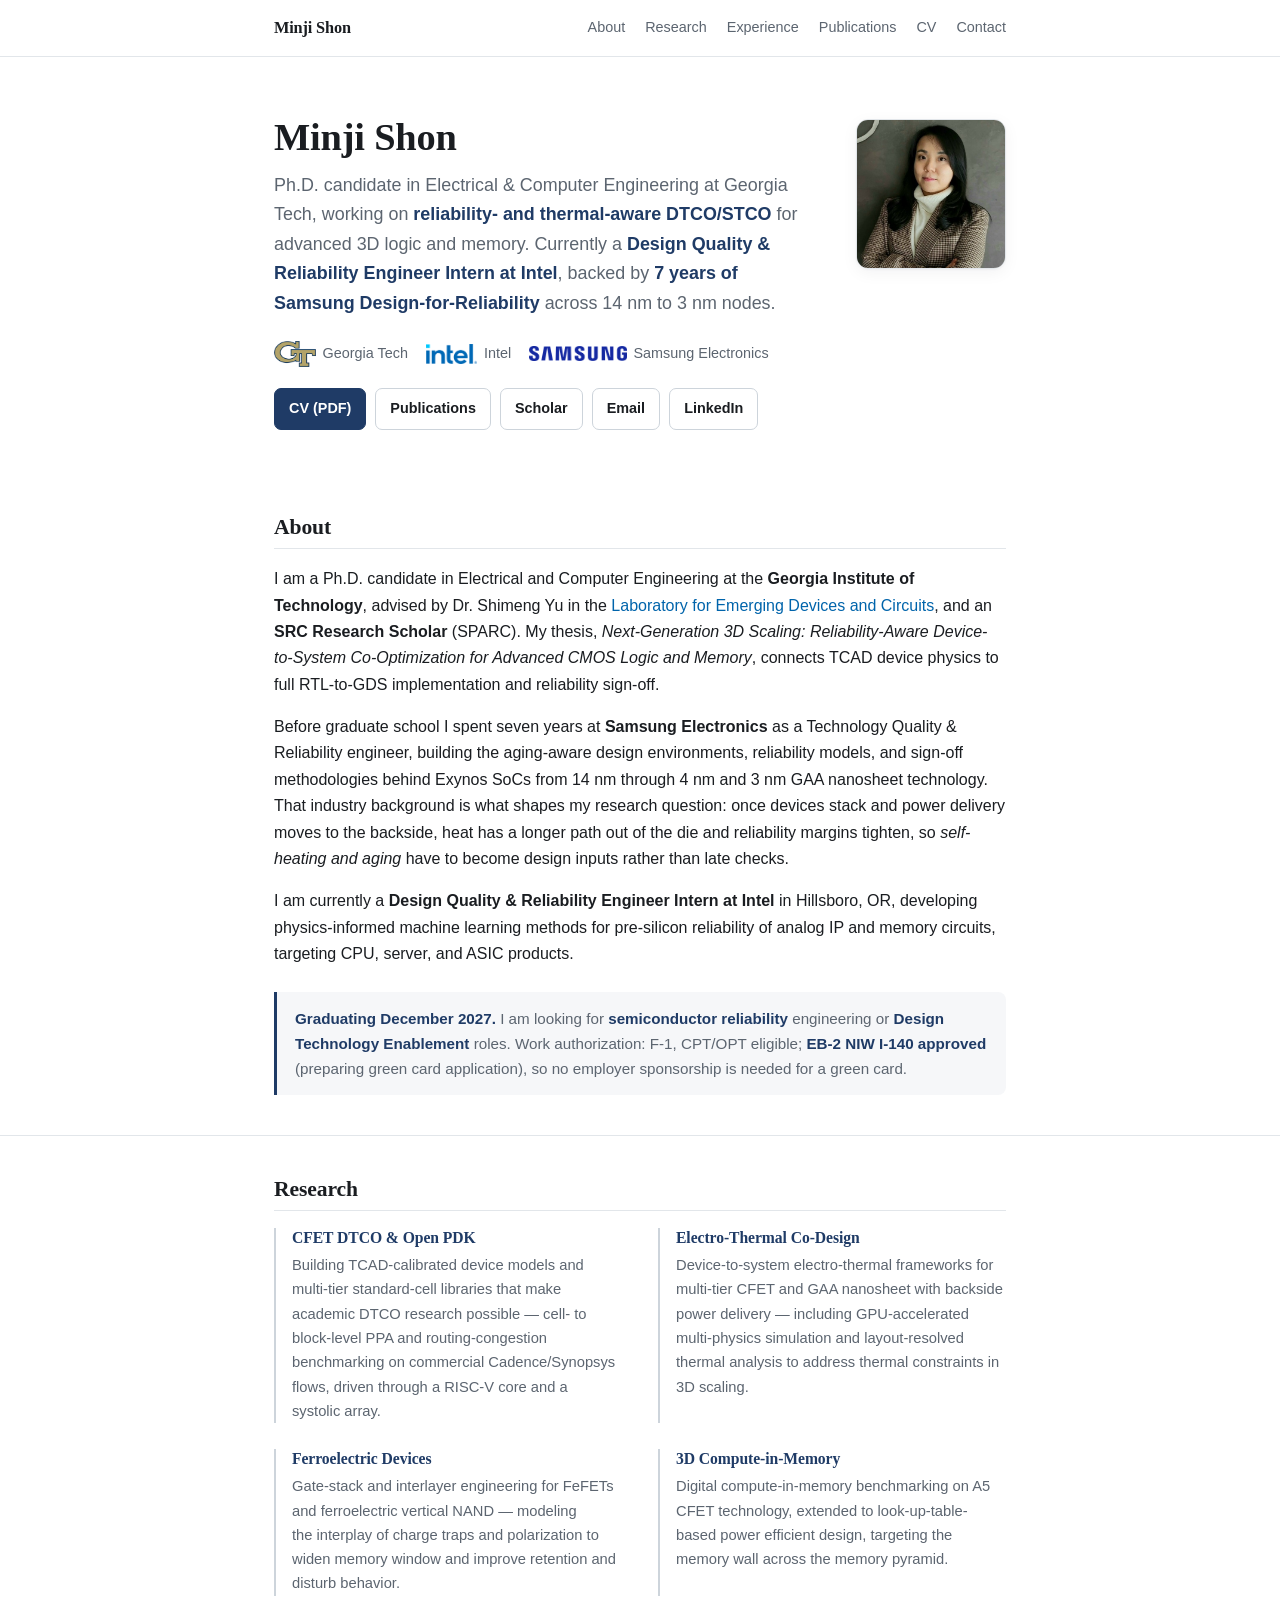
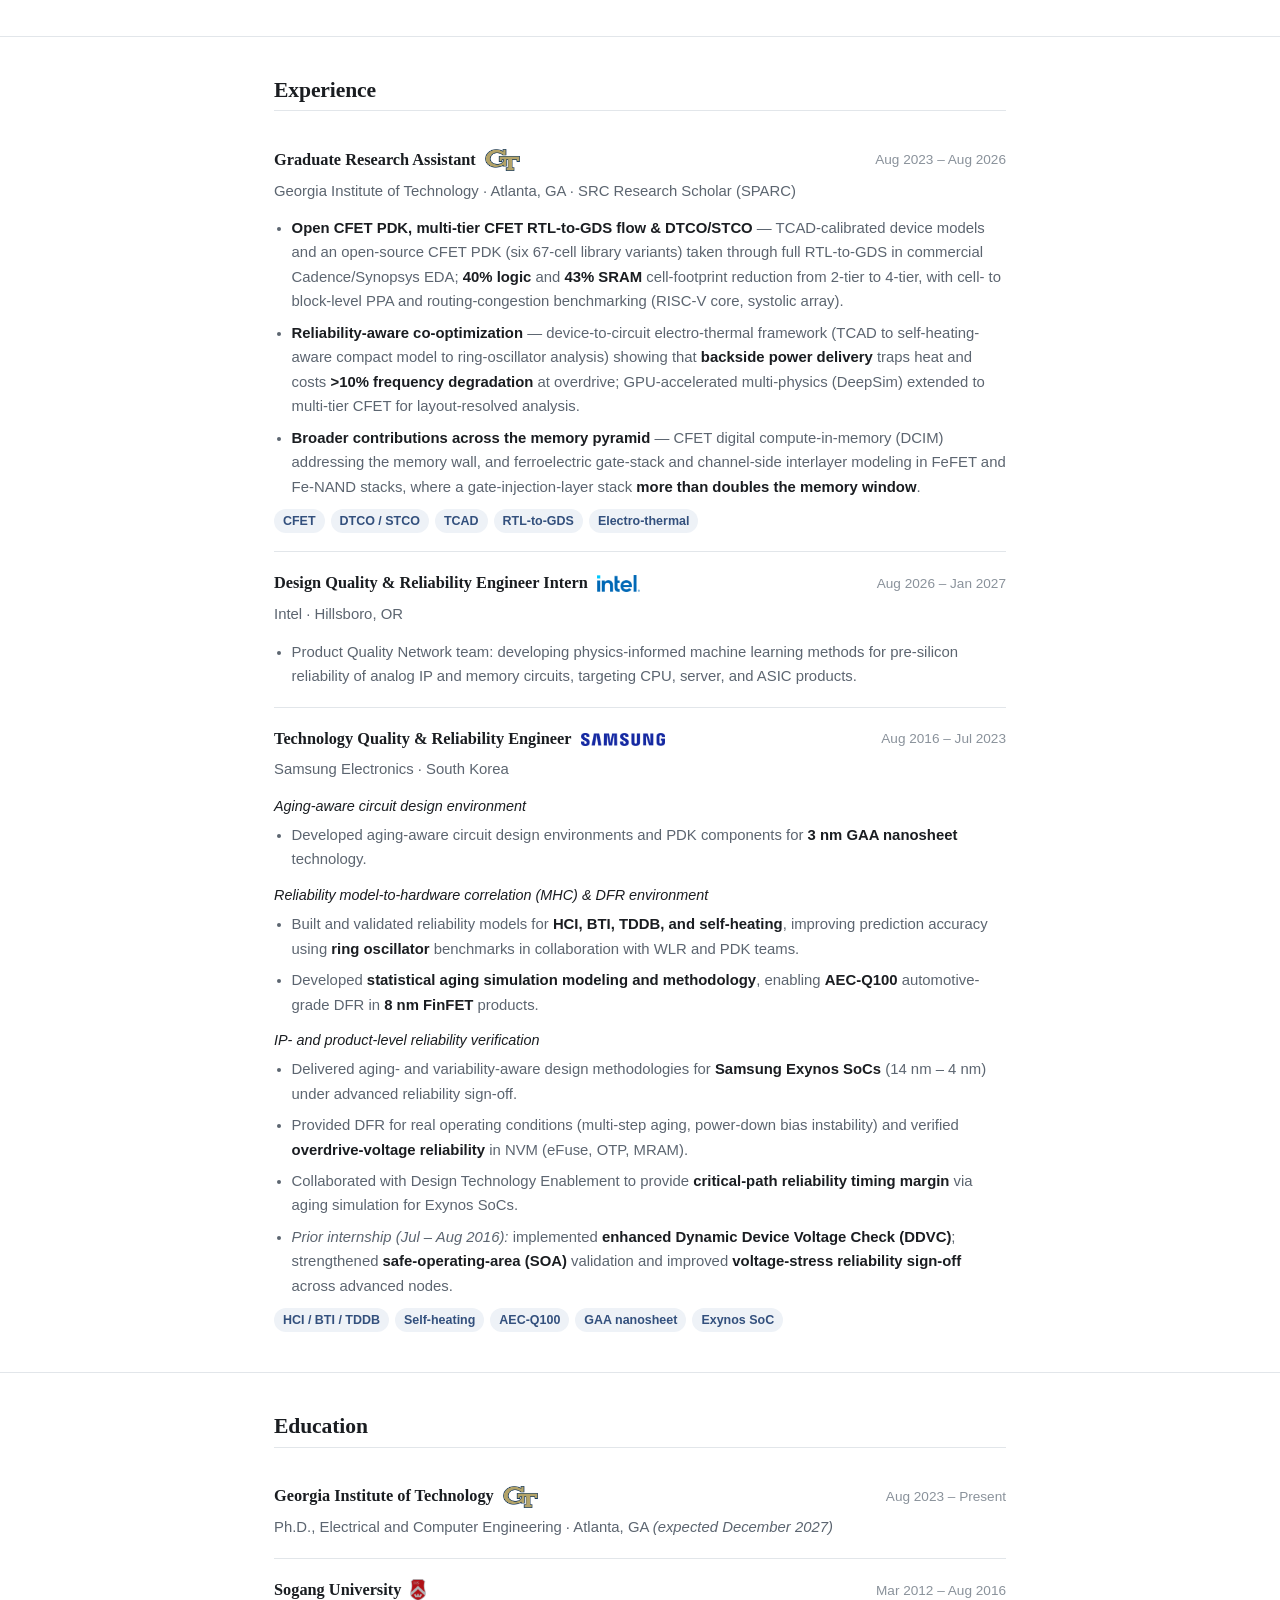
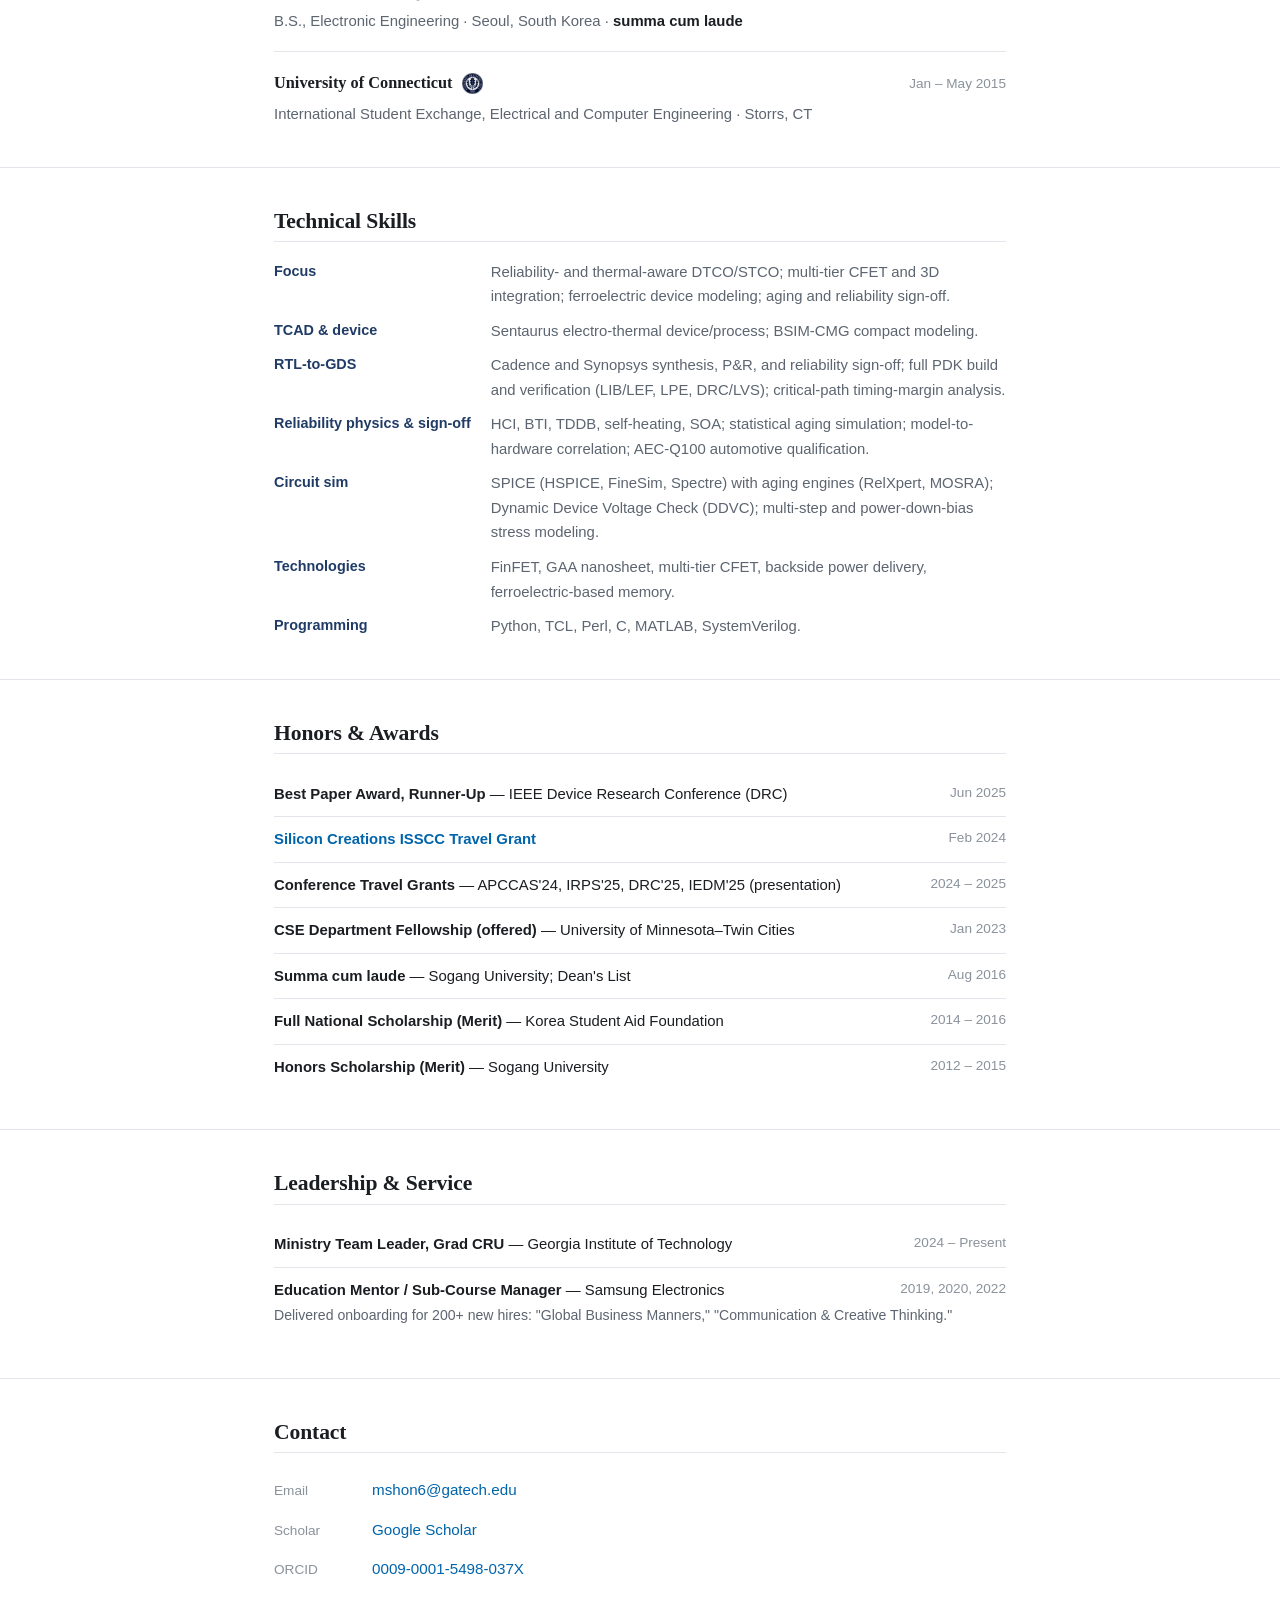
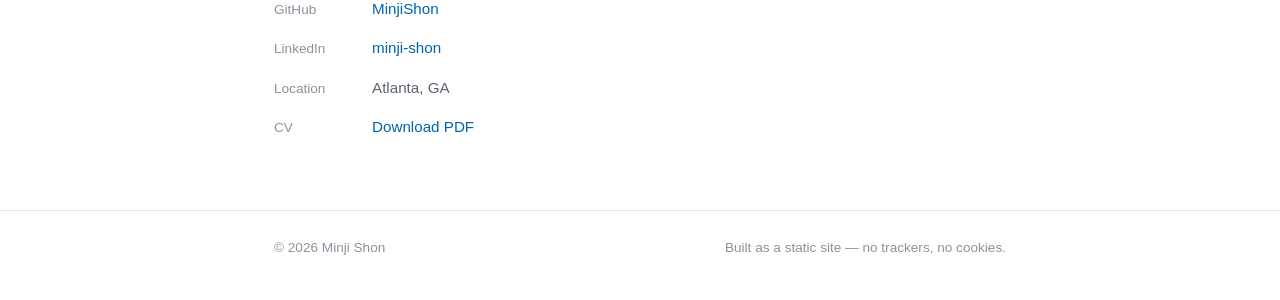
<file: v1/index.html>
<!DOCTYPE html>
<html lang="en">
<head>
<meta charset="utf-8">
<meta name="robots" content="noindex, follow">
  <meta name="viewport" content="width=device-width, initial-scale=1">
<title>Minji Shon — Ph.D. Candidate, ECE @ Georgia Tech</title>
<meta name="description" content="Minji Shon — Ph.D. candidate in ECE at Georgia Tech working on reliability- and thermal-aware DTCO/STCO for advanced 3D logic and memory (CFET, GAA nanosheet); reliability intern at Intel, with 7 years of Samsung Design-for-Reliability experience.">
<meta name="author" content="Minji Shon">
<link rel="canonical" href="https://minjishon.github.io/">

<!-- Open Graph -->
<meta property="og:type" content="website">
<meta property="og:title" content="Minji Shon — Ph.D. Candidate, ECE @ Georgia Tech">
<meta property="og:description" content="Reliability- and thermal-aware DTCO/STCO for advanced 3D logic and memory (CFET, GAA nanosheet). Ph.D. candidate at Georgia Tech, reliability intern at Intel; 7 years of Samsung Design-for-Reliability.">
<meta property="og:url" content="https://minjishon.github.io/">
<meta property="og:image" content="https://minjishon.github.io/assets/og-card.png">
<meta property="og:image:width" content="1200">
<meta property="og:image:height" content="630">
<meta property="og:image:alt" content="Minji Shon — Ph.D. Candidate, Electrical &amp; Computer Engineering, Georgia Tech">
<meta name="twitter:card" content="summary_large_image">

<link rel="stylesheet" href="assets/style.css">
<link rel="icon" href="data:image/svg+xml,<svg xmlns='http://www.w3.org/2000/svg' viewBox='0 0 100 100'><text y='.9em' font-size='90' font-family='Georgia,serif' font-weight='700' fill='%231f3b66'>M</text></svg>">

<!-- Structured data: links this site, ORCID, Scholar, GitHub and LinkedIn as one identity. -->
<script type="application/ld+json">
{
  "@context": "https://schema.org",
  "@type": "Person",
  "name": "Minji Shon",
  "givenName": "Minji",
  "familyName": "Shon",
  "url": "https://minjishon.github.io/",
  "image": "https://minjishon.github.io/assets/Minji_Shon.jpg",
  "jobTitle": "Ph.D. Candidate, Electrical and Computer Engineering",
  "email": "mailto:mshon6@gatech.edu",
  "description": "Ph.D. candidate in ECE at Georgia Tech working on reliability- and thermal-aware DTCO/STCO for advanced 3D logic and memory, with seven years of Samsung Design-for-Reliability experience.",
  "affiliation": {
    "@type": "CollegeOrUniversity",
    "name": "Georgia Institute of Technology",
    "url": "https://www.gatech.edu/"
  },
  "alumniOf": {
    "@type": "CollegeOrUniversity",
    "name": "Sogang University",
    "url": "https://www.sogang.ac.kr/"
  },
  "address": {
    "@type": "PostalAddress",
    "addressLocality": "Atlanta",
    "addressRegion": "GA",
    "addressCountry": "US"
  },
  "knowsAbout": [
    "Design-Technology Co-Optimization (DTCO)",
    "Complementary FET (CFET)",
    "Gate-all-around nanosheet transistors",
    "Semiconductor device reliability",
    "TCAD device modeling",
    "Electro-thermal co-design",
    "Ferroelectric devices and memory",
    "Compute-in-memory"
  ],
  "identifier": {
    "@type": "PropertyValue",
    "propertyID": "ORCID",
    "value": "0009-0001-5498-037X",
    "url": "https://orcid.org/0009-0001-5498-037X"
  },
  "sameAs": [
    "https://orcid.org/0009-0001-5498-037X",
    "https://scholar.google.co.kr/citations?user=EkPN47cAAAAJ&hl=en",
    "https://github.com/MinjiShon",
    "https://www.linkedin.com/in/minji-shon-707b04209"
  ]
}
</script>
</head>
<body>

<nav class="site-nav">
  <div class="wrap">
    <a class="brand" href="index.html">Minji Shon</a>
    <div class="nav-links">
      <a href="#about">About</a>
      <a href="#research">Research</a>
      <a href="#experience">Experience</a>
      <a href="publications.html">Publications</a>
      <a href="cv.html">CV</a>
      <a href="#contact">Contact</a>
    </div>
  </div>
</nav>

<header class="hero">
  <div class="wrap">
    <div class="hero-grid">
      <div class="hero-text">
        <h1>Minji Shon</h1>
        <p class="tagline">
          Ph.D. candidate in Electrical &amp; Computer Engineering at Georgia Tech, working on
          <strong>reliability- and thermal-aware DTCO/STCO</strong> for advanced 3D logic and memory.
          Currently a <strong>Design Quality &amp; Reliability Engineer Intern at Intel</strong>, backed by
          <strong>7 years of Samsung Design-for-Reliability</strong> across 14 nm to 3 nm nodes.
        </p>

        <div class="affil-row">
          <span class="affil"><img src="assets/logos/gatech.png" alt="Georgia Institute of Technology"> Georgia Tech</span>
          <span class="affil"><img src="assets/logos/intel.png" alt="Intel"> Intel</span>
          <span class="affil"><img src="assets/logos/samsung.png" alt="Samsung Electronics"> Samsung Electronics</span>
        </div>

        <div class="actions">
          <a class="btn btn-primary" href="assets/Minji_Shon_CV.pdf">CV (PDF)</a>
          <a class="btn" href="publications.html">Publications</a>
          <a class="btn" href="https://scholar.google.co.kr/citations?user=EkPN47cAAAAJ&amp;hl=en" target="_blank" rel="me noopener">Scholar</a>
          <a class="btn" href="mailto:mshon6@gatech.edu">Email</a>
          <a class="btn" href="https://www.linkedin.com/in/minji-shon-707b04209" rel="me noopener" target="_blank">LinkedIn</a>
        </div>
      </div>

      <!-- Square portrait. If the file is missing, this block removes itself. -->
      <div class="hero-photo">
        <img src="assets/Minji_Shon.jpg" alt="Portrait of Minji Shon"
             width="150" height="150"
             onerror="this.closest('.hero-photo').remove()">
      </div>
    </div>
  </div>
</header>

<main>

<section id="about">
  <div class="wrap">
    <h2>About</h2>
    <p>
      I am a Ph.D. candidate in Electrical and Computer Engineering at the
      <strong>Georgia Institute of Technology</strong>, advised by Dr. Shimeng Yu in the
      <a href="https://shimeng.ece.gatech.edu/" target="_blank" rel="noopener">Laboratory for Emerging Devices and Circuits</a>,
      and an <strong>SRC Research Scholar</strong> (SPARC).
      My thesis, <em>Next-Generation 3D Scaling: Reliability-Aware Device-to-System
      Co-Optimization for Advanced CMOS Logic and Memory</em>, connects TCAD device physics to
      full RTL-to-GDS implementation and reliability sign-off.
    </p>
    <p>
      Before graduate school I spent seven years at <strong>Samsung Electronics</strong> as a
      Technology Quality &amp; Reliability engineer, building the aging-aware design environments,
      reliability models, and sign-off methodologies behind Exynos SoCs from 14 nm through 4 nm and
      3 nm GAA nanosheet technology. That industry background is what shapes my research question:
      once devices stack and power delivery moves to the backside, heat has a longer path out of the
      die and reliability margins tighten, so <em>self-heating and aging</em> have to become design
      inputs rather than late checks.
    </p>
    <p>
      I am currently a <strong>Design Quality &amp; Reliability Engineer Intern at Intel</strong>
      in Hillsboro, OR, developing physics-informed machine learning methods for pre-silicon
      reliability of analog IP and memory circuits, targeting CPU, server, and ASIC products.
    </p>

    <p class="availability">
      <strong>Graduating December 2027.</strong> I am looking for <strong>semiconductor reliability</strong>
      engineering or <strong>Design Technology Enablement</strong> roles.
      Work authorization: F-1, CPT/OPT eligible; <strong>EB-2 NIW I-140 approved</strong> (preparing green card application), so no
      employer sponsorship is needed for a green card.
    </p>
  </div>
</section>

<section id="research">
  <div class="wrap">
    <h2>Research</h2>
    <div class="research-grid">

      <div class="research-item">
        <h3>CFET DTCO &amp; Open PDK</h3>
        <p>
          Building TCAD-calibrated device models and multi-tier standard-cell libraries that make
          academic DTCO research possible — cell- to block-level PPA and routing-congestion
          benchmarking on commercial Cadence/Synopsys flows, driven through a RISC-V core and a
          systolic array.
        </p>
      </div>

      <div class="research-item">
        <h3>Electro-Thermal Co-Design</h3>
        <p>
          Device-to-system electro-thermal frameworks for multi-tier CFET and GAA nanosheet with
          backside power delivery — including GPU-accelerated multi-physics simulation and
          layout-resolved thermal analysis to address thermal constraints in 3D scaling.
        </p>
      </div>

      <div class="research-item">
        <h3>Ferroelectric Devices</h3>
        <p>
          Gate-stack and interlayer engineering for FeFETs and ferroelectric vertical NAND —
          modeling the interplay of charge traps and polarization to widen memory window and
          improve retention and disturb behavior.
        </p>
      </div>

      <div class="research-item">
        <h3>3D Compute-in-Memory</h3>
        <p>
          Digital compute-in-memory benchmarking on A5 CFET technology, extended to
          look-up-table-based power efficient design, targeting the memory wall across the memory pyramid.
        </p>
      </div>

    </div>
  </div>
</section>

<section id="experience">
  <div class="wrap">
    <h2>Experience</h2>

    <div class="entry">
      <div class="entry-head">
        <span class="entry-title">Graduate Research Assistant</span>
        <span class="exp-logo"><img src="assets/logos/gatech.png" alt=""></span>
      </div>
      <div class="entry-date">Aug 2023 – Aug 2026</div>
      <div class="entry-sub">Georgia Institute of Technology · Atlanta, GA · SRC Research Scholar (SPARC)</div>
      <div class="entry-body">
        <ul>
          <li><strong>Open CFET PDK, multi-tier CFET RTL-to-GDS flow &amp; DTCO/STCO</strong> — TCAD-calibrated
            device models and an open-source CFET PDK (six 67-cell library variants) taken through full
            RTL-to-GDS in commercial Cadence/Synopsys EDA; <strong>40% logic</strong> and
            <strong>43% SRAM</strong> cell-footprint reduction from 2-tier to 4-tier, with cell- to
            block-level PPA and routing-congestion benchmarking (RISC-V core, systolic array).</li>
          <li><strong>Reliability-aware co-optimization</strong> — device-to-circuit electro-thermal
            framework (TCAD to self-heating-aware compact model to ring-oscillator analysis) showing that
            <strong>backside power delivery</strong> traps heat and costs <strong>&gt;10% frequency
            degradation</strong> at overdrive; GPU-accelerated multi-physics (DeepSim) extended to
            multi-tier CFET for layout-resolved analysis.</li>
          <li><strong>Broader contributions across the memory pyramid</strong> — CFET digital
            compute-in-memory (DCIM) addressing the memory wall, and ferroelectric gate-stack and
            channel-side interlayer modeling in FeFET and Fe-NAND stacks, where a gate-injection-layer
            stack <strong>more than doubles the memory window</strong>.</li>
        </ul>
        <div class="tags">
          <span class="tag">CFET</span>
          <span class="tag">DTCO / STCO</span>
          <span class="tag">TCAD</span>
          <span class="tag">RTL-to-GDS</span>
          <span class="tag">Electro-thermal</span>
        </div>
      </div>
    </div>

    <div class="entry">
      <div class="entry-head">
        <span class="entry-title">Design Quality &amp; Reliability Engineer Intern</span>
        <span class="exp-logo"><img src="assets/logos/intel.png" alt=""></span>
      </div>
      <div class="entry-date">Aug 2026 – Jan 2027</div>
      <div class="entry-sub">Intel · Hillsboro, OR</div>
      <div class="entry-body">
        <ul>
          <li>Product Quality Network team: developing physics-informed machine learning methods for
            pre-silicon reliability of analog IP and memory circuits, targeting CPU, server, and
            ASIC products.</li>
        </ul>
      </div>
    </div>

    <div class="entry">
      <div class="entry-head">
        <span class="entry-title">Technology Quality &amp; Reliability Engineer</span>
        <span class="exp-logo"><img src="assets/logos/samsung.png" alt=""></span>
      </div>
      <div class="entry-date">Aug 2016 – Jul 2023</div>
      <div class="entry-sub">Samsung Electronics · South Korea</div>
      <div class="entry-body">
        <div class="role-group">Aging-aware circuit design environment</div>
        <ul>
          <li>Developed aging-aware circuit design environments and PDK components for
            <strong>3 nm GAA nanosheet</strong> technology.</li>
        </ul>

        <div class="role-group">Reliability model-to-hardware correlation (MHC) &amp; DFR environment</div>
        <ul>
          <li>Built and validated reliability models for <strong>HCI, BTI, TDDB, and self-heating</strong>,
            improving prediction accuracy using <strong>ring oscillator</strong> benchmarks in
            collaboration with WLR and PDK teams.</li>
          <li>Developed <strong>statistical aging simulation modeling and methodology</strong>, enabling
            <strong>AEC-Q100</strong> automotive-grade DFR in <strong>8 nm FinFET</strong> products.</li>
        </ul>

        <div class="role-group">IP- and product-level reliability verification</div>
        <ul>
          <li>Delivered aging- and variability-aware design methodologies for
            <strong>Samsung Exynos SoCs</strong> (14 nm – 4 nm) under advanced reliability sign-off.</li>
          <li>Provided DFR for real operating conditions (multi-step aging, power-down bias instability)
            and verified <strong>overdrive-voltage reliability</strong> in NVM (eFuse, OTP, MRAM).</li>
          <li>Collaborated with Design Technology Enablement to provide
            <strong>critical-path reliability timing margin</strong> via aging simulation for Exynos SoCs.</li>
          <li><em>Prior internship (Jul – Aug 2016):</em> implemented <strong>enhanced Dynamic Device
            Voltage Check (DDVC)</strong>; strengthened <strong>safe-operating-area (SOA)</strong>
            validation and improved <strong>voltage-stress reliability sign-off</strong> across advanced nodes.</li>
        </ul>

        <div class="tags">
          <span class="tag">HCI / BTI / TDDB</span>
          <span class="tag">Self-heating</span>
          <span class="tag">AEC-Q100</span>
          <span class="tag">GAA nanosheet</span>
          <span class="tag">Exynos SoC</span>
        </div>
      </div>
    </div>

  </div>
</section>

<section id="education">
  <div class="wrap">
    <h2>Education</h2>

    <div class="entry">
      <div class="entry-head">
        <span class="entry-title">Georgia Institute of Technology</span>
        <span class="exp-logo"><img src="assets/logos/gatech.png" alt=""></span>
      </div>
      <div class="entry-date">Aug 2023 – Present</div>
      <div class="entry-sub">Ph.D., Electrical and Computer Engineering · Atlanta, GA <em>(expected December 2027)</em></div>
    </div>

    <div class="entry">
      <div class="entry-head">
        <span class="entry-title">Sogang University</span>
        <span class="exp-logo"><img src="assets/logos/sogang.png" alt=""></span>
      </div>
      <div class="entry-date">Mar 2012 – Aug 2016</div>
      <div class="entry-sub">B.S., Electronic Engineering · Seoul, South Korea · <strong>summa cum laude</strong></div>
    </div>

    <div class="entry">
      <div class="entry-head">
        <span class="entry-title">University of Connecticut</span>
        <span class="exp-logo"><img src="assets/logos/uconn.png" alt=""></span>
      </div>
      <div class="entry-date">Jan – May 2015</div>
      <div class="entry-sub">International Student Exchange, Electrical and Computer Engineering · Storrs, CT</div>
    </div>

  </div>
</section>

<section id="skills" class="skills">
  <div class="wrap">
    <h2>Technical Skills</h2>
    <dl>
      <dt>Focus</dt>
      <dd>Reliability- and thermal-aware DTCO/STCO; multi-tier CFET and 3D integration;
        ferroelectric device modeling; aging and reliability sign-off.</dd>

      <dt>TCAD &amp; device</dt>
      <dd>Sentaurus electro-thermal device/process; BSIM-CMG compact modeling.</dd>

      <dt>RTL-to-GDS</dt>
      <dd>Cadence and Synopsys synthesis, P&amp;R, and reliability sign-off;
        full PDK build and verification (LIB/LEF, LPE, DRC/LVS);
        critical-path timing-margin analysis.</dd>

      <dt>Reliability physics &amp; sign-off</dt>
      <dd>HCI, BTI, TDDB, self-heating, SOA; statistical aging simulation;
        model-to-hardware correlation; AEC-Q100 automotive qualification.</dd>

      <dt>Circuit sim</dt>
      <dd>SPICE (HSPICE, FineSim, Spectre) with aging engines (RelXpert, MOSRA);
        Dynamic Device Voltage Check (DDVC); multi-step and power-down-bias stress modeling.</dd>

      <dt>Technologies</dt>
      <dd>FinFET, GAA nanosheet, multi-tier CFET, backside power delivery,
        ferroelectric-based memory.</dd>

      <dt>Programming</dt>
      <dd>Python, TCL, Perl, C, MATLAB, SystemVerilog.</dd>
    </dl>
  </div>
</section>

<section id="awards">
  <div class="wrap">
    <h2>Honors &amp; Awards</h2>
    <ul class="list-rows">
      <li><span><strong>Best Paper Award, Runner-Up</strong> — IEEE Device Research Conference (DRC)</span>
          <span class="row-date">Jun 2025</span></li>
      <li><span><strong><a href="https://ece.gatech.edu/news/2024/02/ece-researchers-and-students-headline-isscc-2024" target="_blank" rel="noopener">Silicon Creations ISSCC Travel Grant</a></strong></span>
          <span class="row-date">Feb 2024</span></li>
      <li><span><strong>Conference Travel Grants</strong> — APCCAS'24, IRPS'25, DRC'25, IEDM'25 (presentation)</span>
          <span class="row-date">2024 – 2025</span></li>
      <li><span><strong>CSE Department Fellowship (offered)</strong> — University of Minnesota–Twin Cities</span>
          <span class="row-date">Jan 2023</span></li>
      <li><span><strong>Summa cum laude</strong> — Sogang University; Dean's List</span>
          <span class="row-date">Aug 2016</span></li>
      <li><span><strong>Full National Scholarship (Merit)</strong> — Korea Student Aid Foundation</span>
          <span class="row-date">2014 – 2016</span></li>
      <li><span><strong>Honors Scholarship (Merit)</strong> — Sogang University</span>
          <span class="row-date">2012 – 2015</span></li>
    </ul>
  </div>
</section>

<section id="service">
  <div class="wrap">
    <h2>Leadership &amp; Service</h2>
    <ul class="list-rows">
      <li><span><strong>Ministry Team Leader, Grad CRU</strong> — Georgia Institute of Technology</span>
          <span class="row-date">2024 – Present</span></li>
      <li><span><strong>Education Mentor / Sub-Course Manager</strong> — Samsung Electronics</span>
          <span class="row-date">2019, 2020, 2022</span>
          <span class="row-sub">Delivered onboarding for 200+ new hires: "Global Business Manners,"
            "Communication &amp; Creative Thinking."</span></li>
    </ul>
  </div>
</section>

<section id="contact">
  <div class="wrap">
    <h2>Contact</h2>
    <ul class="contact-list">
      <li><span class="label">Email</span> <a href="mailto:mshon6@gatech.edu">mshon6@gatech.edu</a></li>
      <li><span class="label">Scholar</span> <a href="https://scholar.google.co.kr/citations?user=EkPN47cAAAAJ&amp;hl=en" target="_blank" rel="me noopener">Google Scholar</a></li>
      <li><span class="label">ORCID</span> <a href="https://orcid.org/0009-0001-5498-037X" target="_blank" rel="me noopener">0009-0001-5498-037X</a></li>
      <li><span class="label">GitHub</span> <a href="https://github.com/MinjiShon" target="_blank" rel="me noopener">MinjiShon</a></li>
      <li><span class="label">LinkedIn</span> <a href="https://www.linkedin.com/in/minji-shon-707b04209" target="_blank" rel="me noopener">minji-shon</a></li>
      <li><span class="label">Location</span> <span class="muted">Atlanta, GA</span></li>
      <li><span class="label">CV</span> <a href="assets/Minji_Shon_CV.pdf">Download PDF</a></li>
    </ul>
  </div>
</section>

</main>

<footer class="site-footer">
  <div class="wrap" style="display:flex; flex-wrap:wrap; gap:8px 18px; justify-content:space-between; width:100%;">
    <span>© <span id="year">2026</span> Minji Shon</span>
    <span>Built as a static site — no trackers, no cookies.</span>
  </div>
</footer>

<script>
  document.getElementById('year').textContent = new Date().getFullYear();
</script>

</body>
</html>
</file>
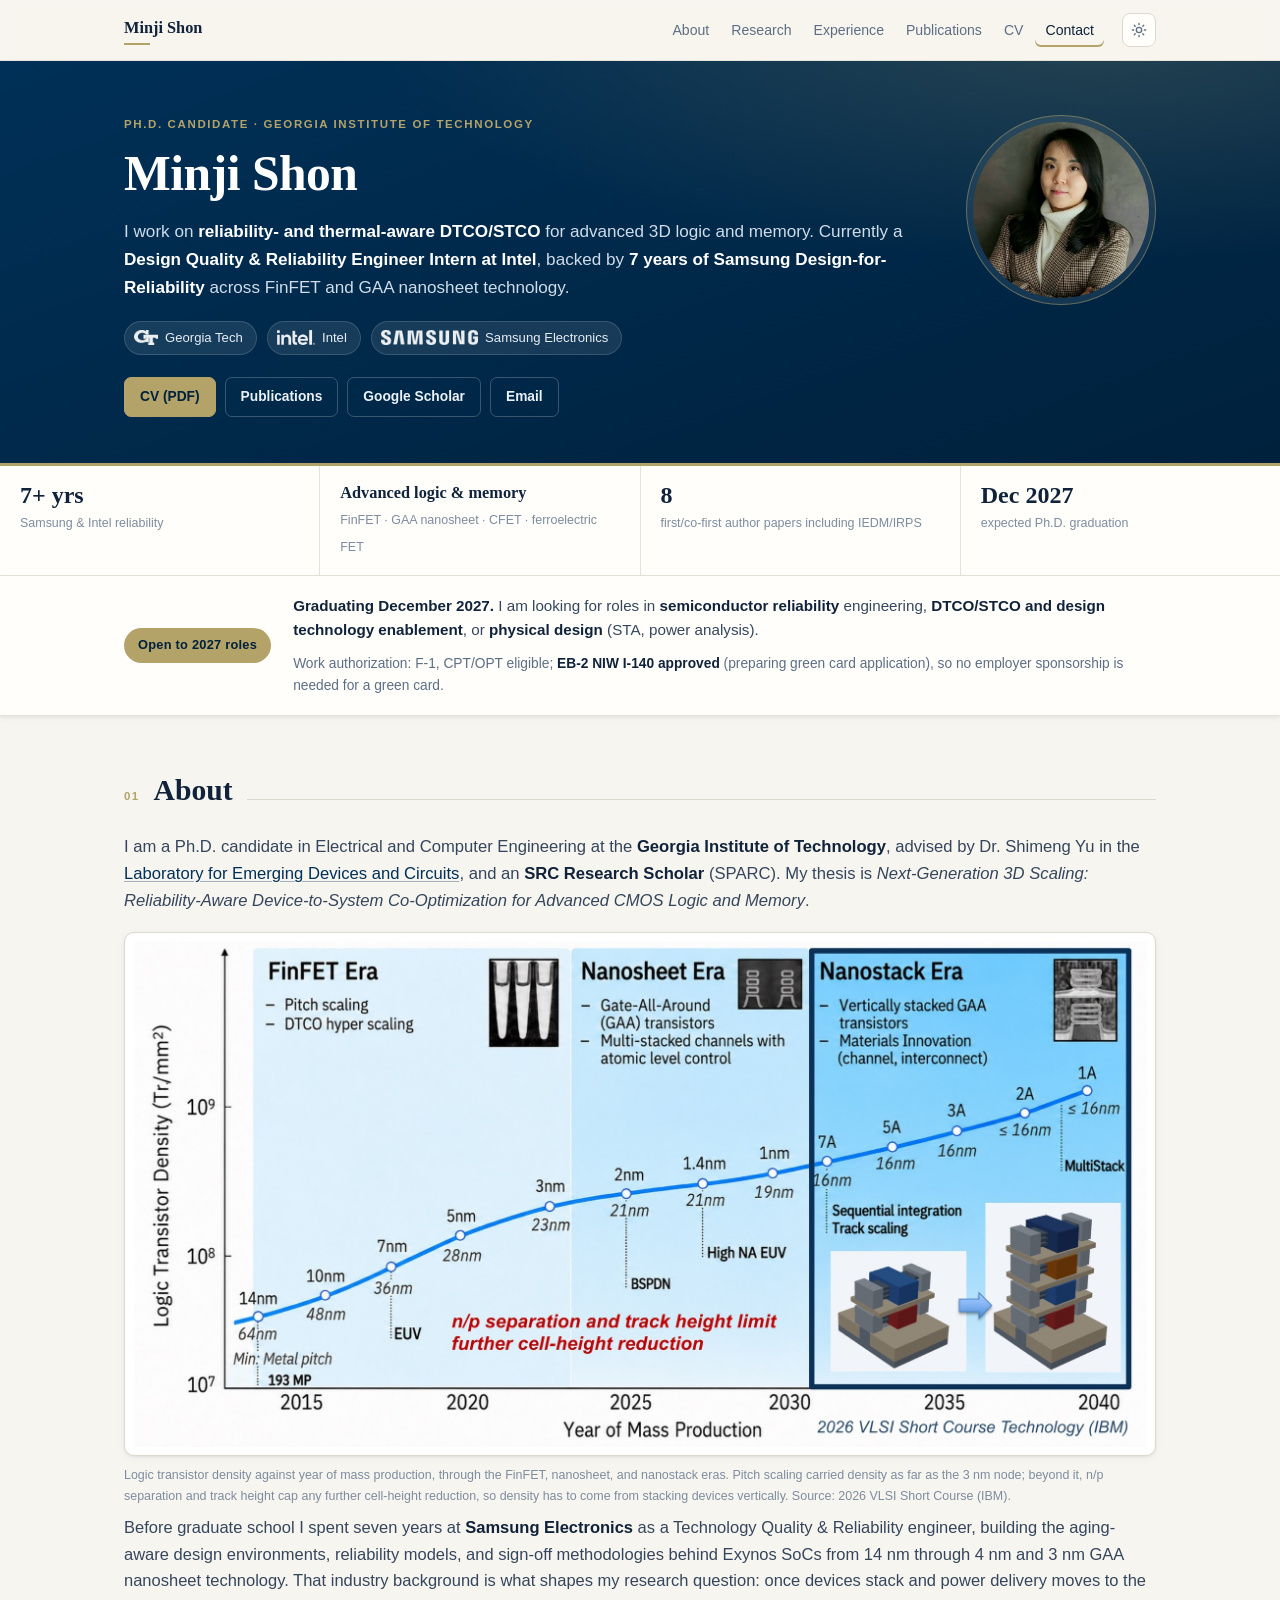
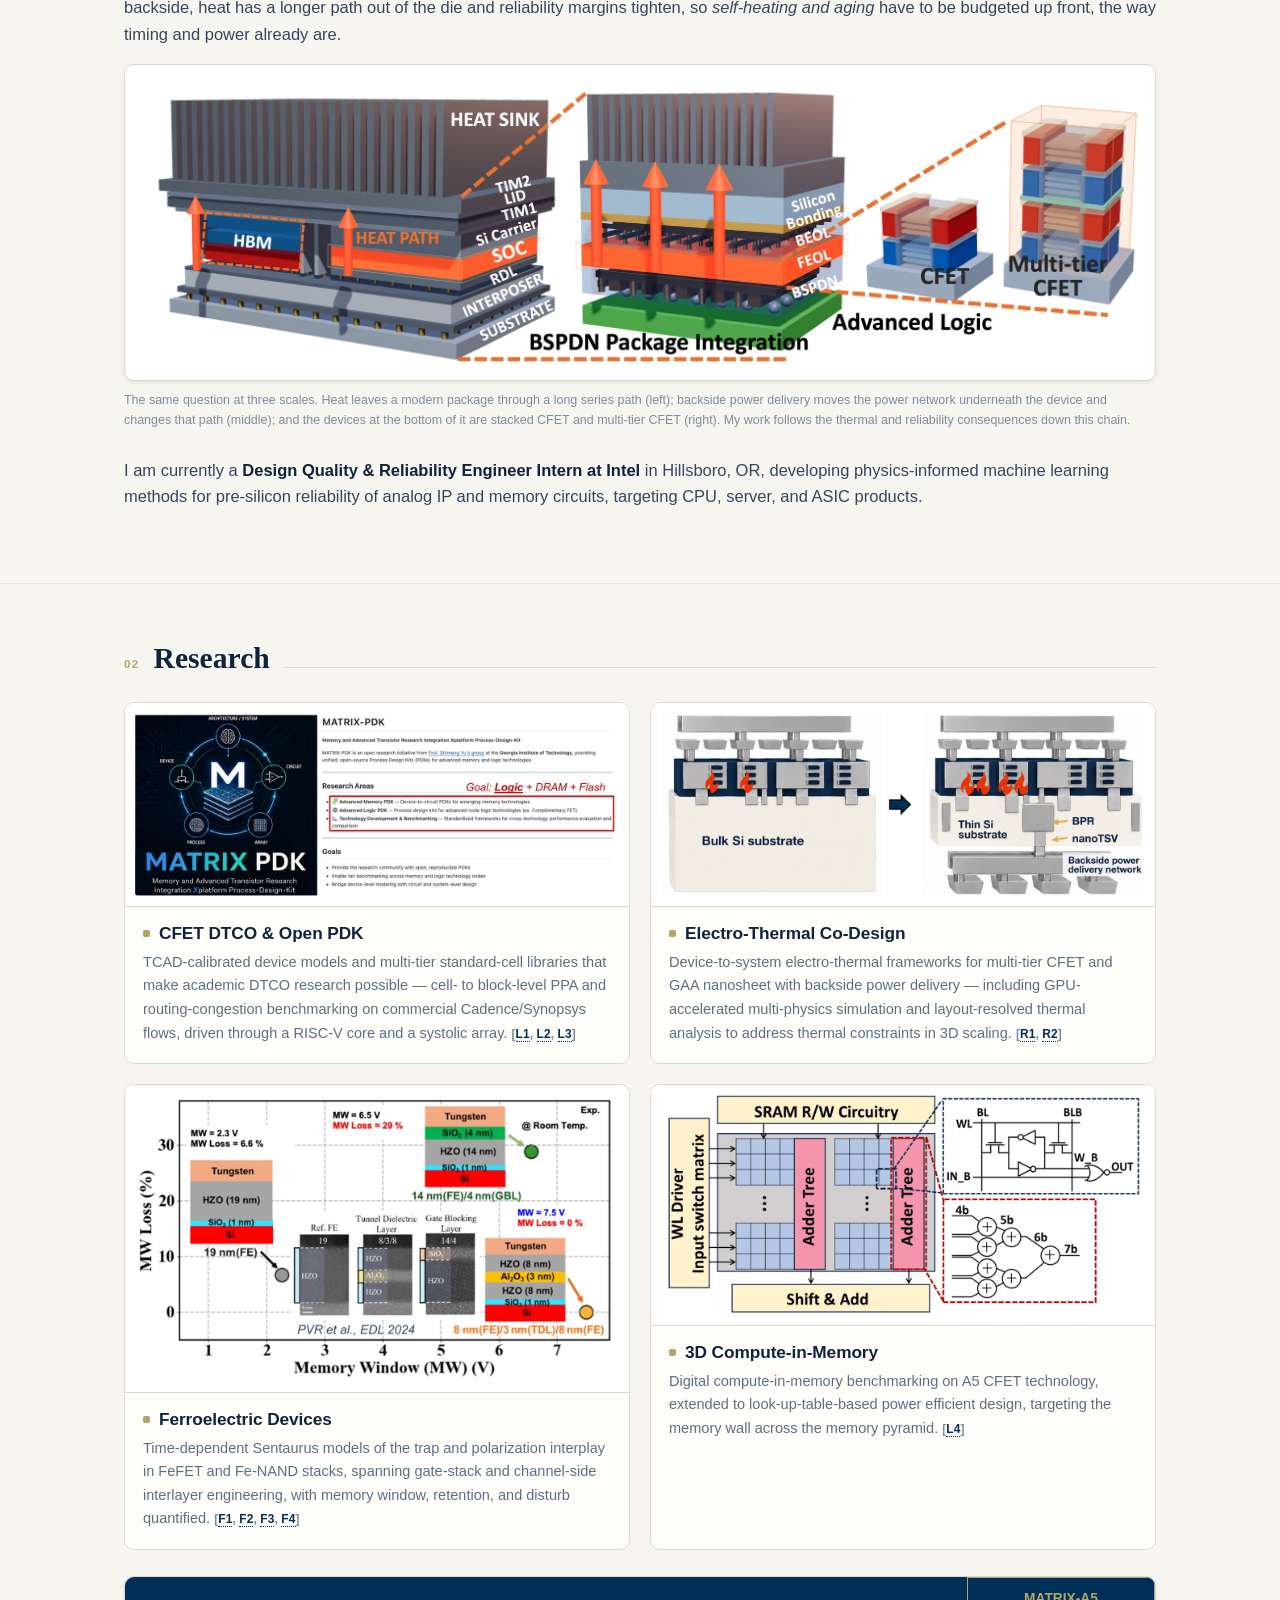
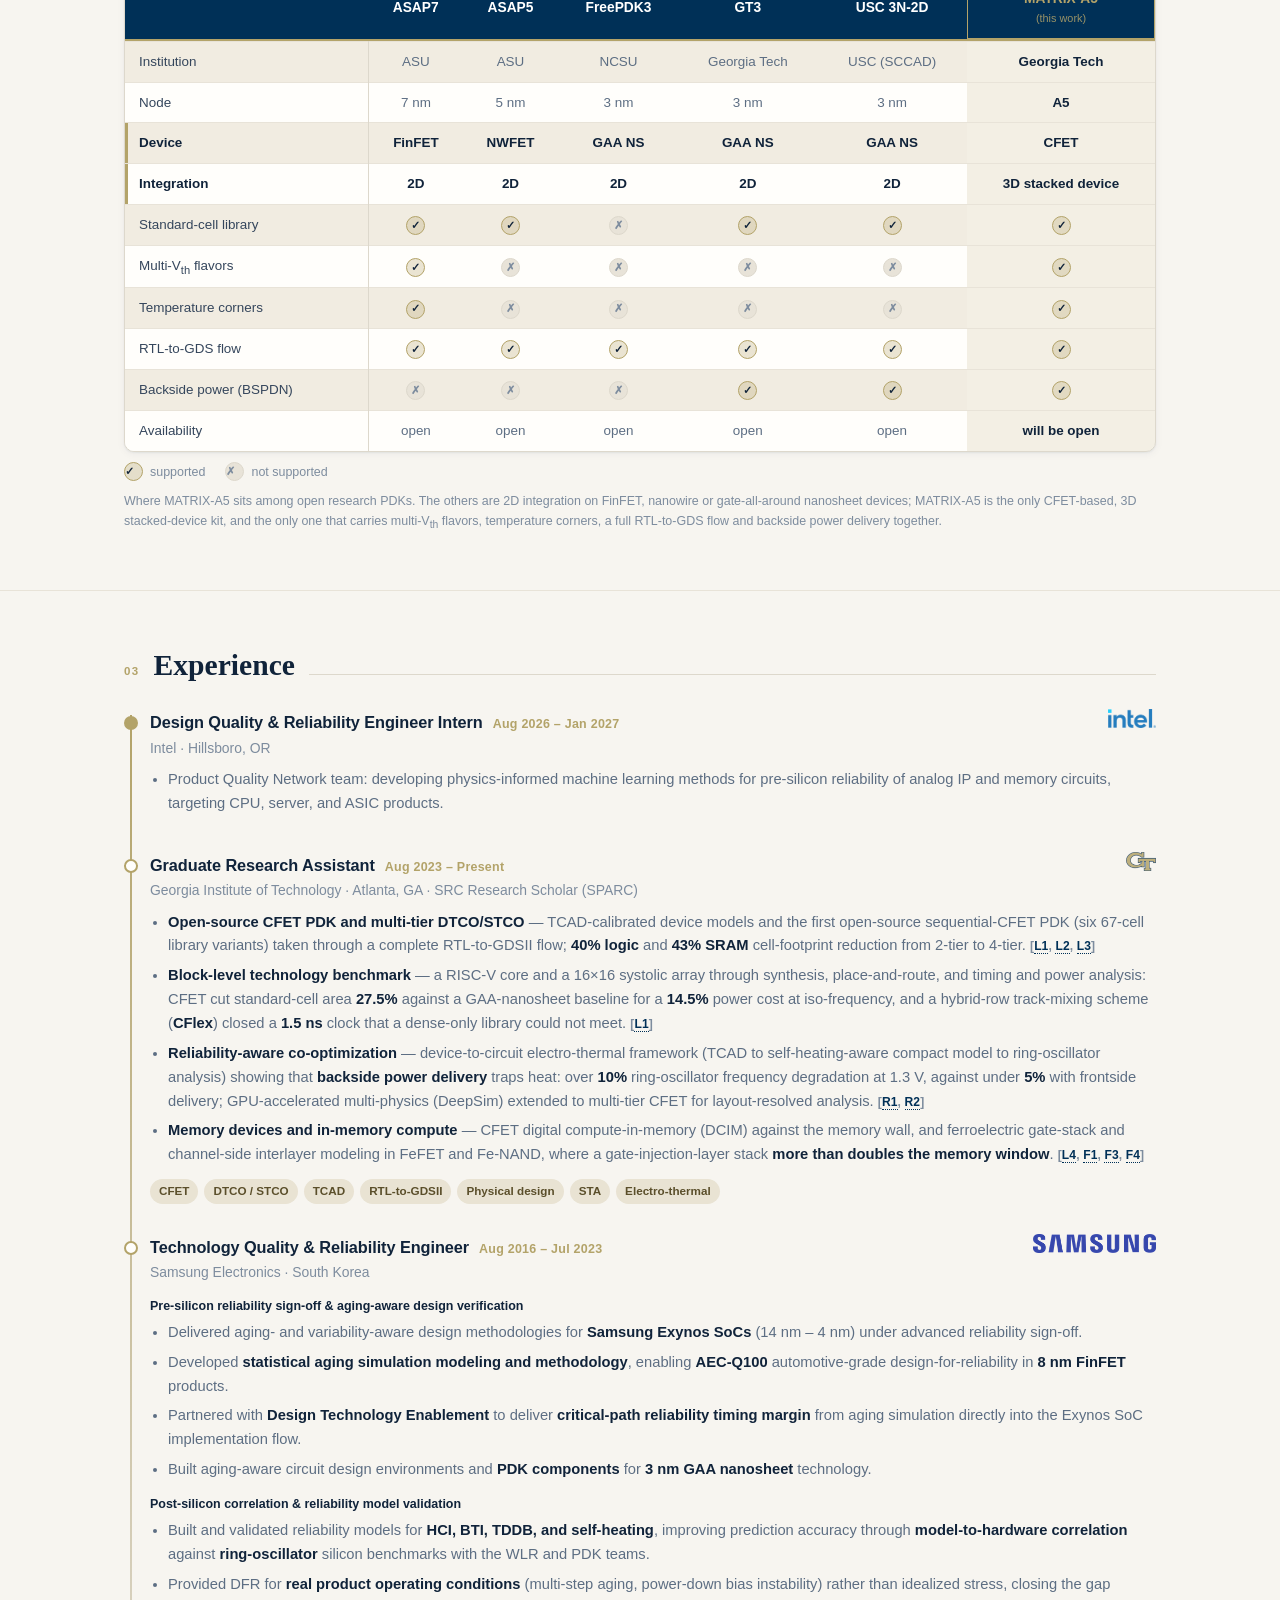
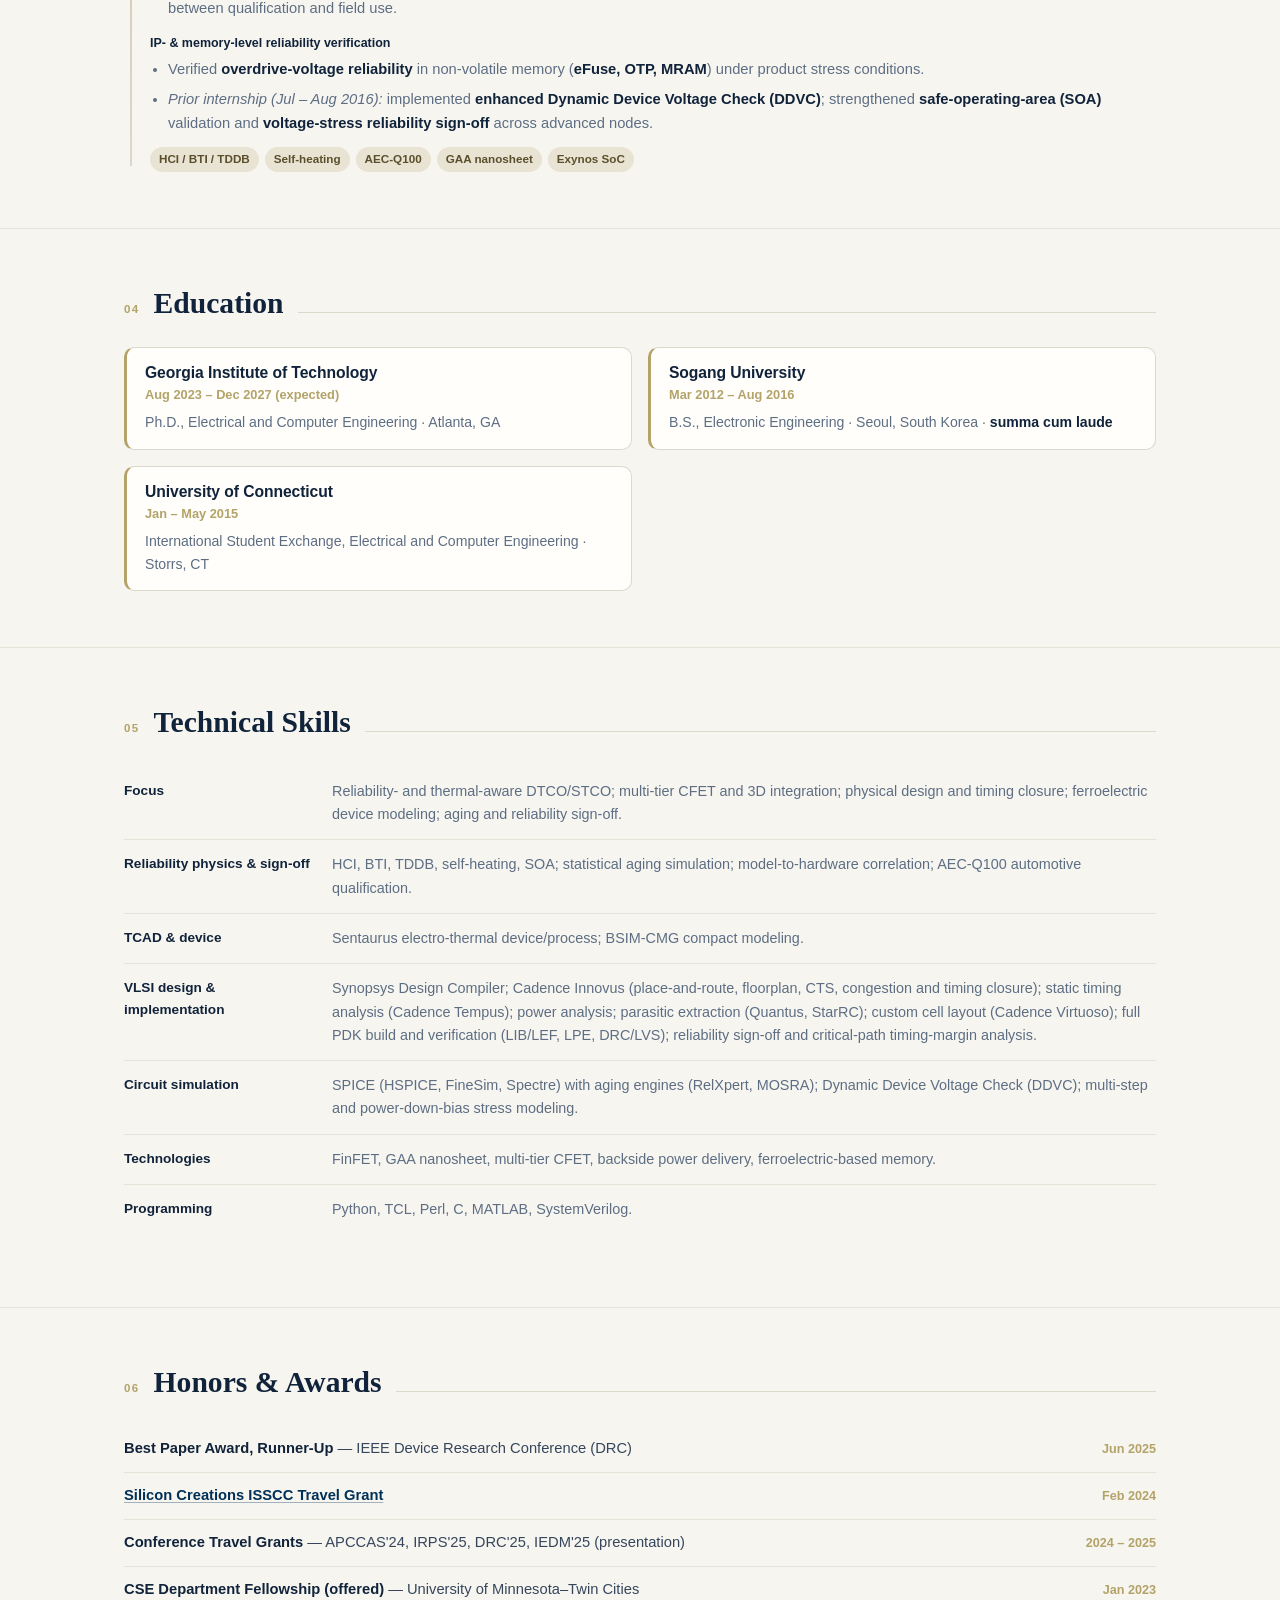
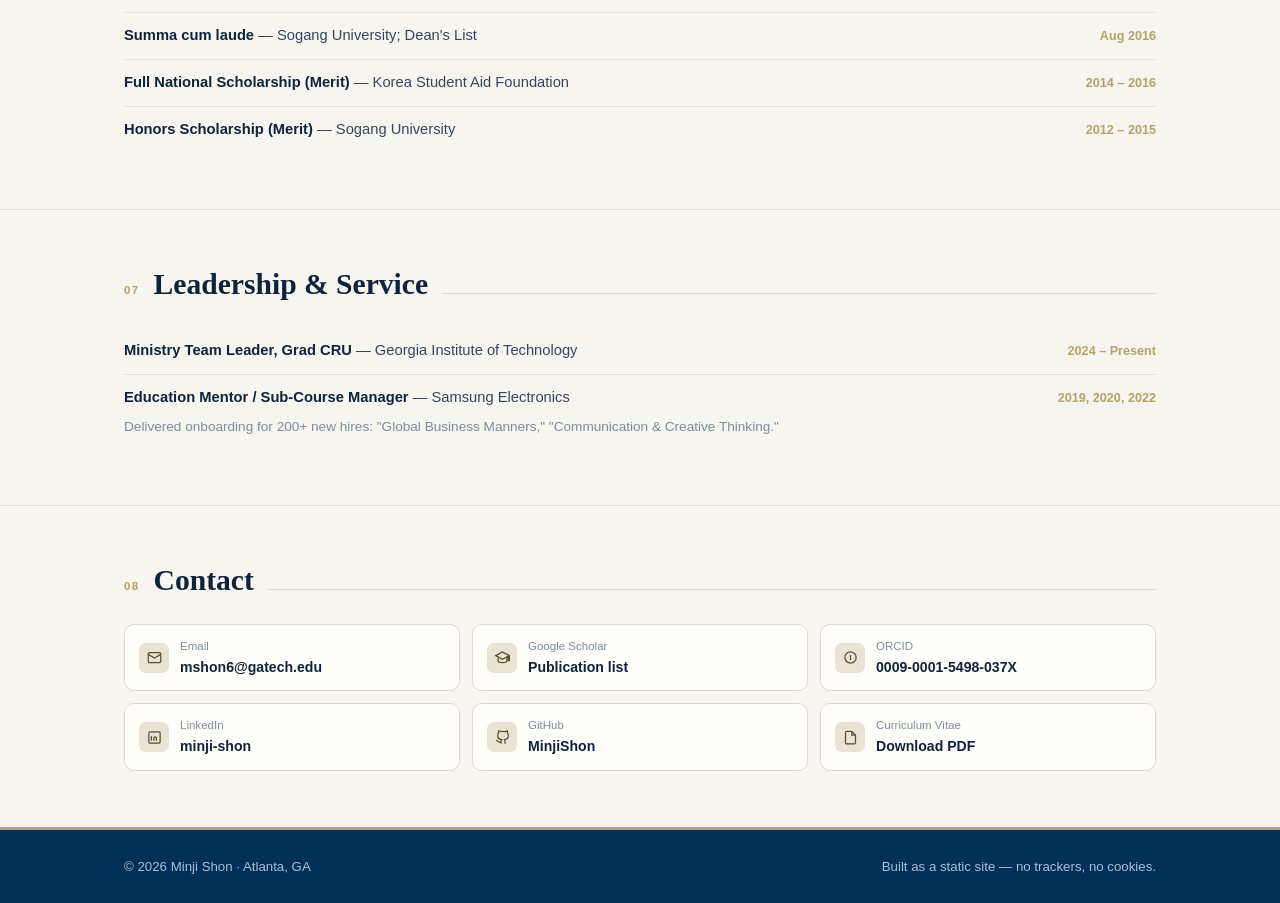
<file: v2/index.html>
<!doctype html>
<html lang="en">
<head>
  <meta charset="utf-8">
  <meta name="viewport" content="width=device-width, initial-scale=1">
  <meta name="robots" content="noindex, follow">
  <title>Redirecting — Minji Shon</title>
  <link rel="canonical" href="https://minjishon.github.io/">
  <meta http-equiv="refresh" content="0; url=https://minjishon.github.io/">
  <style>
    body { font-family: Inter, system-ui, sans-serif; margin: 4rem auto; max-width: 32rem;
           padding: 0 1rem; line-height: 1.6; color: #1a1a1a; background: #fff; }
    @media (prefers-color-scheme: dark) { body { color: #e8e8e8; background: #14161a; } a { color: #8ab4f8; } }
  </style>
</head>
<body>
  <p>This site now lives at <a href="https://minjishon.github.io/">minjishon.github.io</a>.</p>
  <script>location.replace("https://minjishon.github.io/");</script>
</body>
</html>
</file>
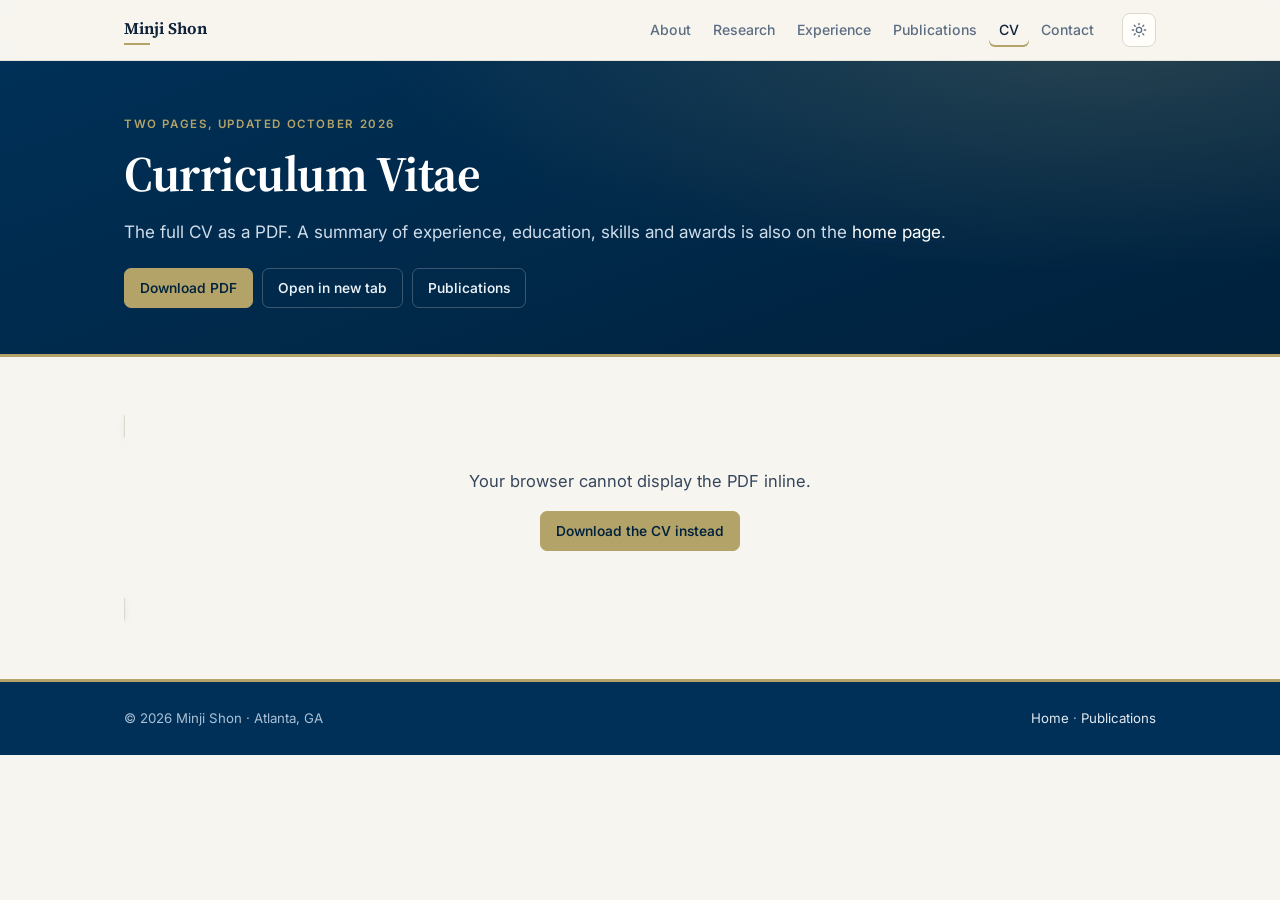
<file: cv.html>
<!doctype html>
<html lang="en">
<head>
<meta charset="utf-8">
<meta name="viewport" content="width=device-width, initial-scale=1">
<title>CV — Minji Shon</title>
<meta name="description" content="Curriculum vitae of Minji Shon — Ph.D. candidate in ECE at Georgia Tech.">
<link rel="canonical" href="https://minjishon.github.io/cv.html">

<meta property="og:type" content="website">
<meta property="og:title" content="CV — Minji Shon">
<meta property="og:description" content="Curriculum vitae of Minji Shon — Ph.D. candidate in ECE at Georgia Tech.">
<meta property="og:url" content="https://minjishon.github.io/cv.html">
<meta property="og:image" content="https://minjishon.github.io/assets/og-card.png">
<meta property="og:image:width" content="1200">
<meta property="og:image:height" content="630">
<meta property="og:image:alt" content="Minji Shon — Ph.D. Candidate, Electrical &amp; Computer Engineering, Georgia Tech">
<meta name="twitter:card" content="summary_large_image">

<link rel="icon" href="data:image/svg+xml,<svg xmlns='http://www.w3.org/2000/svg' viewBox='0 0 100 100'><rect width='100' height='100' rx='18' fill='%23003057'/><text x='50' y='72' font-size='64' font-family='Georgia,serif' font-weight='700' fill='%23b3a369' text-anchor='middle'>M</text></svg>">
<link rel="preconnect" href="https://fonts.googleapis.com">
<link rel="preconnect" href="https://fonts.gstatic.com" crossorigin>
<link href="https://fonts.googleapis.com/css2?family=Inter:wght@400;500;600;700&family=Source+Serif+4:opsz,wght@8..60,400;8..60,650&display=swap" rel="stylesheet">
<link rel="stylesheet" href="assets/style.css">
<script>
  (function () {
    try {
      var t = localStorage.getItem('theme');
      if (t) document.documentElement.setAttribute('data-theme', t);
    } catch (e) {}
  })();
</script>
</head>
<body>

<a class="skip-link" href="#main">Skip to content</a>

<header class="site-header">
  <div class="wrap">
    <a class="brand" href="index.html">Minji Shon</a>
    <nav class="nav-links" aria-label="Main">
      <a href="index.html#about">About</a>
      <a href="index.html#research">Research</a>
      <a href="index.html#experience">Experience</a>
      <a href="publications.html">Publications</a>
      <a href="cv.html" class="active">CV</a>
      <a href="index.html#contact">Contact</a>
    </nav>
    <button class="theme-toggle" id="theme-toggle" type="button" aria-label="Switch between light and dark theme">
      <svg class="icon-sun" viewBox="0 0 24 24" fill="none" stroke="currentColor" stroke-width="2" stroke-linecap="round" aria-hidden="true"><circle cx="12" cy="12" r="4"/><path d="M12 2v2M12 20v2M4.9 4.9l1.4 1.4M17.7 17.7l1.4 1.4M2 12h2M20 12h2M4.9 19.1l1.4-1.4M17.7 6.3l1.4-1.4"/></svg>
      <svg class="icon-moon" viewBox="0 0 24 24" fill="none" stroke="currentColor" stroke-width="2" stroke-linecap="round" stroke-linejoin="round" aria-hidden="true"><path d="M21 12.8A9 9 0 1 1 11.2 3a7 7 0 0 0 9.8 9.8z"/></svg>
    </button>
  </div>
</header>
<header class="hero">
  <div class="wrap">
    <p class="eyebrow">Two pages, updated October 2026</p>
    <h1>Curriculum Vitae</h1>
    <p class="tagline">
      The full CV as a PDF. A summary of experience, education, skills and awards is also on the
      <a href="index.html" style="color:#fff">home page</a>.
    </p>
    <div class="actions">
      <a class="btn btn-primary" href="assets/Minji_Shon_CV.pdf" download>Download PDF</a>
      <a class="btn" href="assets/Minji_Shon_CV.pdf" target="_blank" rel="noopener">Open in new tab</a>
      <a class="btn" href="publications.html">Publications</a>
    </div>
  </div>
</header>

<main id="main">
<section>
  <div class="wrap">
    <object class="pdf-frame" data="assets/Minji_Shon_CV.pdf" type="application/pdf">
      <div style="padding:28px; text-align:center;">
        <p>Your browser cannot display the PDF inline.</p>
        <p><a class="btn btn-primary" style="color:#00213c" href="assets/Minji_Shon_CV.pdf">Download the CV instead</a></p>
      </div>
    </object>
  </div>
</section>
</main>

<footer class="site-footer">
  <div class="wrap">
    <span>&copy; <span id="year">2026</span> Minji Shon &middot; Atlanta, GA</span>
    <span><a href="index.html">Home</a> &middot; <a href="publications.html">Publications</a></span>
  </div>
</footer>

<script>
  document.getElementById('year').textContent = new Date().getFullYear();
  (function () {
    var root = document.documentElement;
    document.getElementById('theme-toggle').addEventListener('click', function () {
      var dark = root.getAttribute('data-theme') === 'dark' ||
                 (!root.getAttribute('data-theme') &&
                  window.matchMedia('(prefers-color-scheme: dark)').matches);
      var next = dark ? 'light' : 'dark';
      root.setAttribute('data-theme', next);
      try { localStorage.setItem('theme', next); } catch (e) {}
    });
  })();
</script>

</body>
</html>
</file>
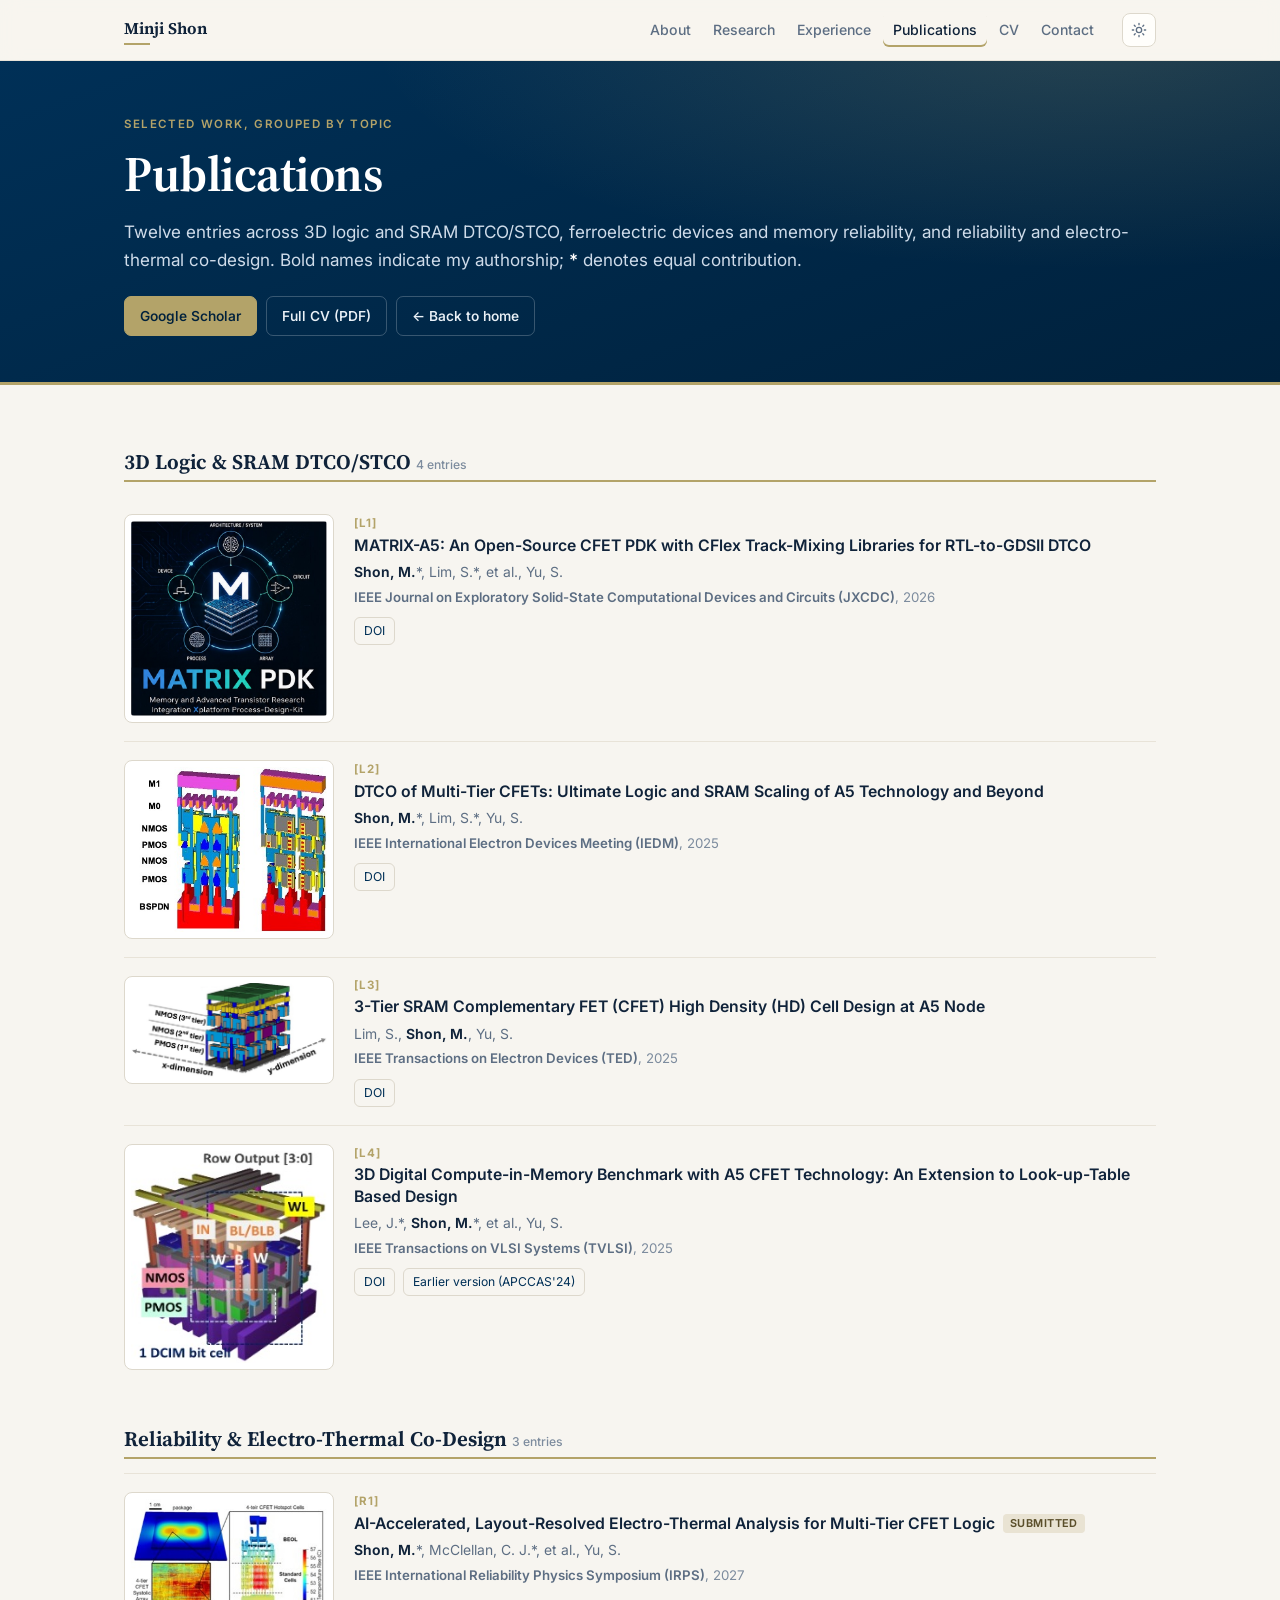
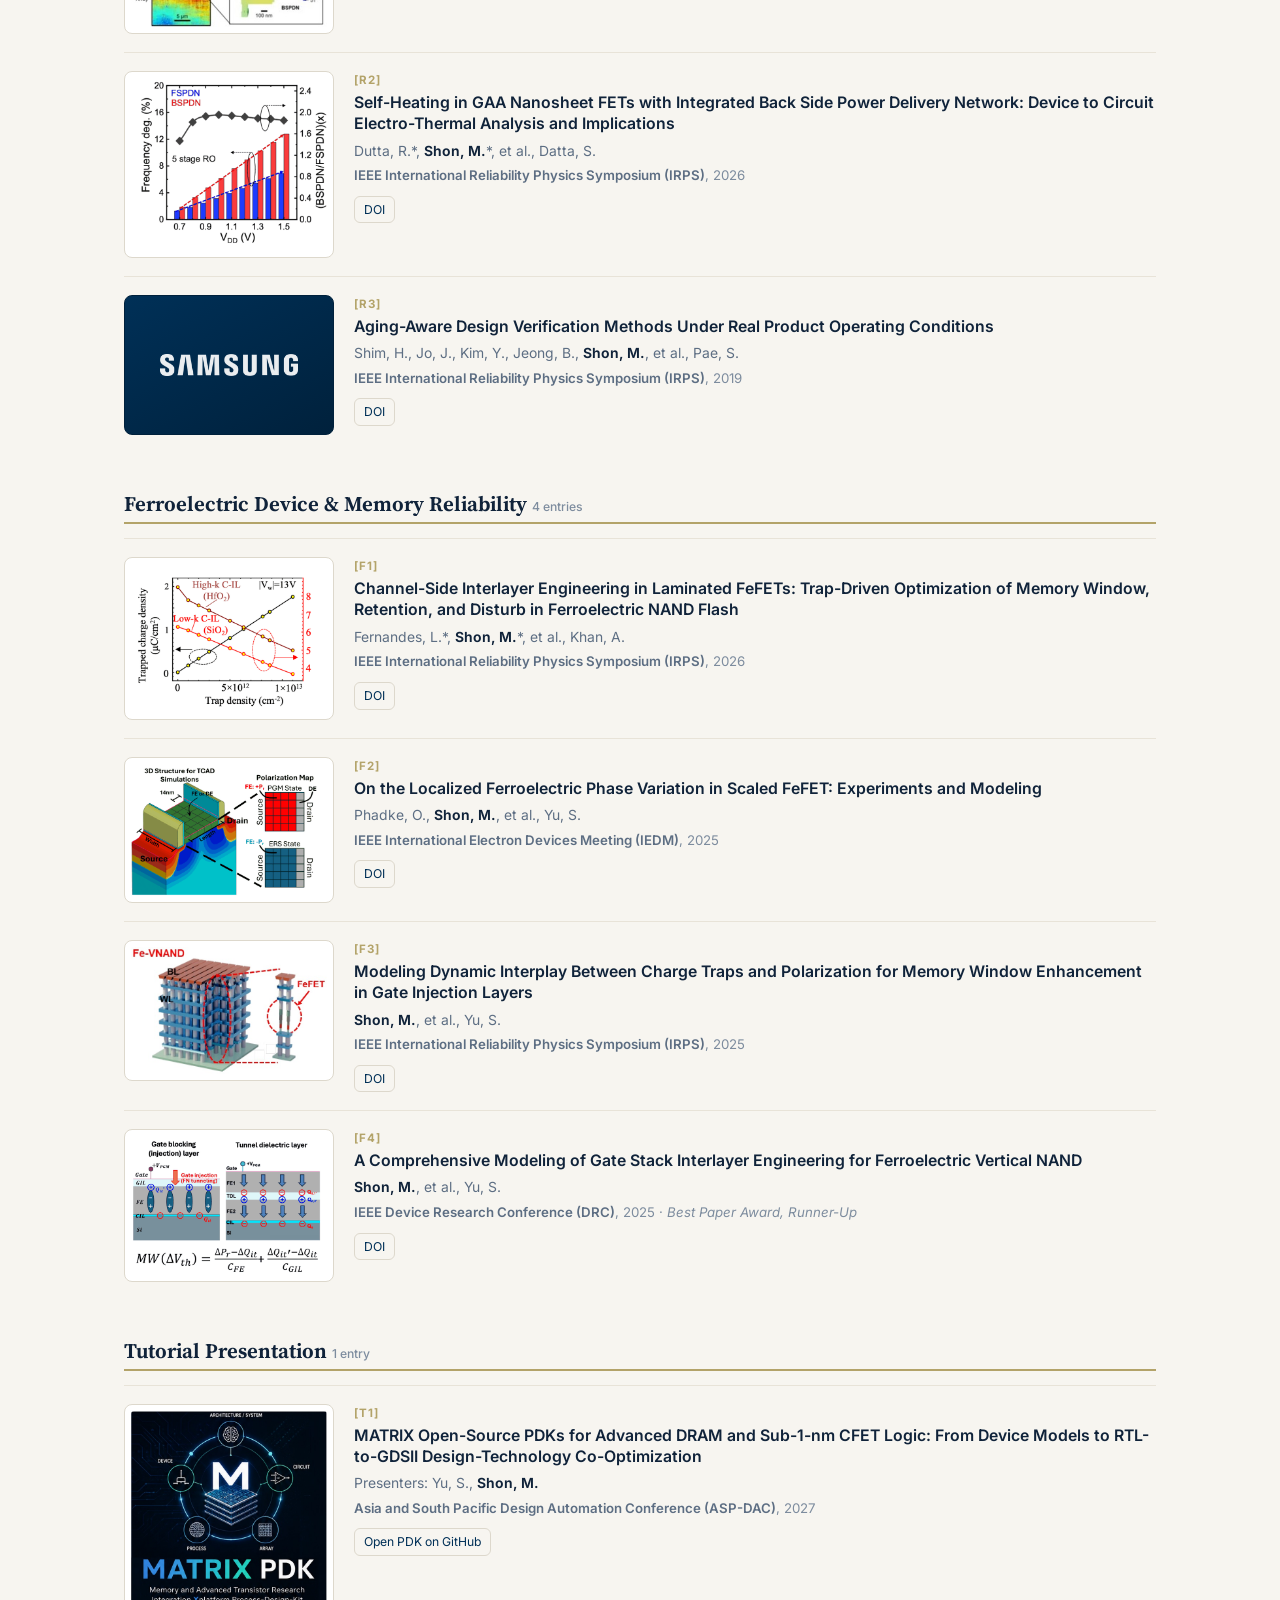
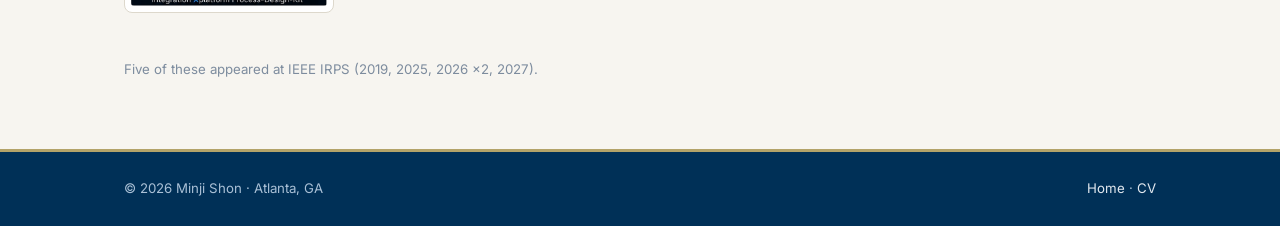
<file: publications.html>
<!doctype html>
<html lang="en">
<head>
<meta charset="utf-8">
<meta name="viewport" content="width=device-width, initial-scale=1">
<title>Publications — Minji Shon</title>
<meta name="description" content="Selected publications on 3D logic and SRAM DTCO/STCO, ferroelectric devices, and reliability and electro-thermal co-design.">
<link rel="canonical" href="https://minjishon.github.io/publications.html">

<meta property="og:type" content="website">
<meta property="og:title" content="Publications — Minji Shon">
<meta property="og:description" content="Selected publications on 3D logic and SRAM DTCO/STCO, ferroelectric devices, and reliability and electro-thermal co-design.">
<meta property="og:url" content="https://minjishon.github.io/publications.html">
<meta property="og:image" content="https://minjishon.github.io/assets/og-card.png">
<meta property="og:image:width" content="1200">
<meta property="og:image:height" content="630">
<meta property="og:image:alt" content="Minji Shon — Ph.D. Candidate, Electrical &amp; Computer Engineering, Georgia Tech">
<meta name="twitter:card" content="summary_large_image">

<link rel="icon" href="data:image/svg+xml,<svg xmlns='http://www.w3.org/2000/svg' viewBox='0 0 100 100'><rect width='100' height='100' rx='18' fill='%23003057'/><text x='50' y='72' font-size='64' font-family='Georgia,serif' font-weight='700' fill='%23b3a369' text-anchor='middle'>M</text></svg>">
<link rel="preconnect" href="https://fonts.googleapis.com">
<link rel="preconnect" href="https://fonts.gstatic.com" crossorigin>
<link href="https://fonts.googleapis.com/css2?family=Inter:wght@400;500;600;700&family=Source+Serif+4:opsz,wght@8..60,400;8..60,650&display=swap" rel="stylesheet">
<link rel="stylesheet" href="assets/style.css">
<script>
  (function () {
    try {
      var t = localStorage.getItem('theme');
      if (t) document.documentElement.setAttribute('data-theme', t);
    } catch (e) {}
  })();
</script>
</head>
<body>

<a class="skip-link" href="#main">Skip to content</a>

<header class="site-header">
  <div class="wrap">
    <a class="brand" href="index.html">Minji Shon</a>
    <nav class="nav-links" aria-label="Main">
      <a href="index.html#about">About</a>
      <a href="index.html#research">Research</a>
      <a href="index.html#experience">Experience</a>
      <a href="publications.html" class="active">Publications</a>
      <a href="cv.html">CV</a>
      <a href="index.html#contact">Contact</a>
    </nav>
    <button class="theme-toggle" id="theme-toggle" type="button" aria-label="Switch between light and dark theme">
      <svg class="icon-sun" viewBox="0 0 24 24" fill="none" stroke="currentColor" stroke-width="2" stroke-linecap="round" aria-hidden="true"><circle cx="12" cy="12" r="4"/><path d="M12 2v2M12 20v2M4.9 4.9l1.4 1.4M17.7 17.7l1.4 1.4M2 12h2M20 12h2M4.9 19.1l1.4-1.4M17.7 6.3l1.4-1.4"/></svg>
      <svg class="icon-moon" viewBox="0 0 24 24" fill="none" stroke="currentColor" stroke-width="2" stroke-linecap="round" stroke-linejoin="round" aria-hidden="true"><path d="M21 12.8A9 9 0 1 1 11.2 3a7 7 0 0 0 9.8 9.8z"/></svg>
    </button>
  </div>
</header>

<header class="hero">
  <div class="wrap">
    <p class="eyebrow">Selected work, grouped by topic</p>
    <h1>Publications</h1>
    <p class="tagline">
      Twelve entries across 3D logic and SRAM DTCO/STCO, ferroelectric devices and memory
      reliability, and reliability and electro-thermal co-design. Bold names indicate my authorship;
      <strong>*</strong> denotes equal contribution.
    </p>
    <div class="actions">
      <a class="btn btn-primary" href="https://scholar.google.co.kr/citations?user=EkPN47cAAAAJ&amp;hl=en" target="_blank" rel="me noopener">Google Scholar</a>
      <a class="btn" href="assets/Minji_Shon_CV.pdf">Full CV (PDF)</a>
      <a class="btn" href="index.html">← Back to home</a>
    </div>
  </div>
</header>

<main id="main">
<section>
  <div class="wrap">

    <h2 class="pub-group-title">3D Logic &amp; SRAM DTCO/STCO <span class="count">4 entries</span></h2>

    <div class="pub-entry" id="L1">
      <div class="pub-thumb">
        <img src="assets/figures/pub-L1.jpg" width="600" height="596" loading="lazy"
             alt="MATRIX-PDK identity graphic: device, circuit, array, process and architecture icons arranged around a stacked-die symbol">
      </div>
      <div>
        <div class="pub-id">[L1]</div>
        <div class="pub-title">MATRIX-A5: An Open-Source CFET PDK with CFlex Track-Mixing Libraries for RTL-to-GDSII DTCO</div>
        <div class="pub-authors"><span class="me">Shon, M.</span>*, Lim, S.*, et al., Yu, S.</div>
        <div class="pub-venue"><span class="venue-name">IEEE Journal on Exploratory Solid-State Computational Devices and Circuits (JXCDC)</span>, 2026</div>
        <div class="pub-links">
          <a href="https://doi.org/10.1109/JXCDC.2026.3744406" target="_blank" rel="noopener">DOI</a>
        </div>
      </div>
    </div>

    <div class="pub-entry" id="L2">
      <div class="pub-thumb">
        <img src="assets/figures/pub-L2.jpg" width="359" height="302" loading="lazy"
             alt="Two three-dimensional standard-cell renders showing the M1 and M0 metal levels above stacked NMOS, PMOS, NMOS and PMOS device tiers over a backside power delivery network">
      </div>
      <div>
        <div class="pub-id">[L2]</div>
        <div class="pub-title">DTCO of Multi-Tier CFETs: Ultimate Logic and SRAM Scaling of A5 Technology and Beyond</div>
        <div class="pub-authors"><span class="me">Shon, M.</span>*, Lim, S.*, Yu, S.</div>
        <div class="pub-venue"><span class="venue-name">IEEE International Electron Devices Meeting (IEDM)</span>, 2025</div>
        <div class="pub-links">
          <a href="https://doi.org/10.1109/IEDM50572.2025.11353792" target="_blank" rel="noopener">DOI</a>
        </div>
      </div>
    </div>

    <div class="pub-entry" id="L3">
      <div class="pub-thumb">
        <img src="assets/figures/pub-L3.jpg" width="800" height="386" loading="lazy"
             alt="Three-dimensional render of a 3-tier CFET SRAM cell, labelled with a PMOS first tier, an NMOS second tier and an NMOS third tier, with x-dimension and y-dimension arrows along the base">
      </div>
      <div>
        <div class="pub-id">[L3]</div>
        <div class="pub-title">3-Tier SRAM Complementary FET (CFET) High Density (HD) Cell Design at A5 Node</div>
        <div class="pub-authors">Lim, S., <span class="me">Shon, M.</span>, Yu, S.</div>
        <div class="pub-venue"><span class="venue-name">IEEE Transactions on Electron Devices (TED)</span>, 2025</div>
        <div class="pub-links">
          <a href="https://doi.org/10.1109/TED.2025.3627166" target="_blank" rel="noopener">DOI</a>
        </div>
      </div>
    </div>

    <div class="pub-entry" id="L4">
      <div class="pub-thumb">
        <img src="assets/figures/pub-L4.jpg" width="226" height="245" loading="lazy"
             alt="Three-dimensional render of one digital compute-in-memory bit cell with word line, input, bit line and bit line bar routing above stacked NMOS and PMOS tiers, feeding a four-bit row output">
      </div>
      <div>
        <div class="pub-id">[L4]</div>
        <div class="pub-title">3D Digital Compute-in-Memory Benchmark with A5 CFET Technology: An Extension to Look-up-Table Based Design</div>
        <div class="pub-authors">Lee, J.*, <span class="me">Shon, M.</span>*, et al., Yu, S.</div>
        <div class="pub-venue"><span class="venue-name">IEEE Transactions on VLSI Systems (TVLSI)</span>, 2025</div>
        <div class="pub-links">
          <a href="https://doi.org/10.1109/TVLSI.2025.3566346" target="_blank" rel="noopener">DOI</a>
          <a href="https://doi.org/10.1109/APCCAS62602.2024.10808252" target="_blank" rel="noopener">Earlier version (APCCAS'24)</a>
        </div>
      </div>
    </div>

    <h2 class="pub-group-title">Reliability &amp; Electro-Thermal Co-Design <span class="count">3 entries</span></h2>

    <div class="pub-entry" id="R1">
      <div class="pub-thumb">
        <img src="assets/figures/pub-R1.jpg" width="319" height="208" loading="lazy"
             alt="Package-level thermal map with two hotspots, a thermal micrograph of a 4-tier CFET systolic array, and a cross-section of 4-tier CFET hotspot cells from BEOL through the standard cells to the backside power delivery network, coloured by temperature rise from 51 to 57 degrees Celsius">
      </div>
      <div>
        <div class="pub-id">[R1]</div>
        <div class="pub-title">AI-Accelerated, Layout-Resolved Electro-Thermal Analysis for Multi-Tier CFET Logic<span class="badge">Submitted</span></div>
        <div class="pub-authors"><span class="me">Shon, M.</span>*, McClellan, C. J.*, et al., Yu, S.</div>
        <div class="pub-venue"><span class="venue-name">IEEE International Reliability Physics Symposium (IRPS)</span>, 2027</div>
      </div>
    </div>

    <div class="pub-entry" id="R2">
      <div class="pub-thumb">
        <img src="assets/figures/pub-R2.png" width="600" height="529" loading="lazy"
             alt="Frequency degradation against supply voltage for a five-stage ring oscillator with frontside and with backside power delivery, rising from about 1 percent at 0.7 volts to roughly 7 percent frontside and 13 percent backside at 1.5 volts, with the backside to frontside ratio holding near 1.9 across the range">
      </div>
      <div>
        <div class="pub-id">[R2]</div>
        <div class="pub-title">Self-Heating in GAA Nanosheet FETs with Integrated Back Side Power Delivery Network: Device to Circuit Electro-Thermal Analysis and Implications</div>
        <div class="pub-authors">Dutta, R.*, <span class="me">Shon, M.</span>*, et al., Datta, S.</div>
        <div class="pub-venue"><span class="venue-name">IEEE International Reliability Physics Symposium (IRPS)</span>, 2026</div>
        <div class="pub-links">
          <a href="https://doi.org/10.1109/IRPS61424.2026.11499271" target="_blank" rel="noopener">DOI</a>
        </div>
      </div>
    </div>

    <div class="pub-entry" id="R3">
      <div class="pub-thumb logo-tile">
        <img src="assets/logos/samsung.png" alt="Samsung Electronics" loading="lazy">
      </div>
      <div>
        <div class="pub-id">[R3]</div>
        <div class="pub-title">Aging-Aware Design Verification Methods Under Real Product Operating Conditions</div>
        <div class="pub-authors">Shim, H., Jo, J., Kim, Y., Jeong, B., <span class="me">Shon, M.</span>, et al., Pae, S.</div>
        <div class="pub-venue"><span class="venue-name">IEEE International Reliability Physics Symposium (IRPS)</span>, 2019</div>
        <div class="pub-links">
          <a href="https://doi.org/10.1109/IRPS.2019.8720466" target="_blank" rel="noopener">DOI</a>
        </div>
      </div>
    </div>

    <h2 class="pub-group-title">Ferroelectric Device &amp; Memory Reliability <span class="count">4 entries</span></h2>

    <div class="pub-entry" id="F1">
      <div class="pub-thumb">
        <img src="assets/figures/pub-F1.png" width="600" height="456" loading="lazy"
             alt="Trapped charge density against trap density for a high-k channel-side interlayer of hafnium oxide and a low-k interlayer of silicon dioxide at a write voltage magnitude of 13 volts">
      </div>
      <div>
        <div class="pub-id">[F1]</div>
        <div class="pub-title">Channel-Side Interlayer Engineering in Laminated FeFETs: Trap-Driven Optimization of Memory Window, Retention, and Disturb in Ferroelectric NAND Flash</div>
        <div class="pub-authors">Fernandes, L.*, <span class="me">Shon, M.</span>*, et al., Khan, A.</div>
        <div class="pub-venue"><span class="venue-name">IEEE International Reliability Physics Symposium (IRPS)</span>, 2026</div>
        <div class="pub-links">
          <a href="https://doi.org/10.1109/IRPS61424.2026.11499225" target="_blank" rel="noopener">DOI</a>
        </div>
      </div>
    </div>

    <div class="pub-entry" id="F2">
      <div class="pub-thumb">
        <img src="assets/figures/pub-F2.png" width="600" height="404" loading="lazy"
             alt="Three-dimensional FeFET structure used for TCAD simulation with a 14 nm ferroelectric or dielectric gate region, beside polarization maps of the programmed and erased states across the channel from source to drain">
      </div>
      <div>
        <div class="pub-id">[F2]</div>
        <div class="pub-title">On the Localized Ferroelectric Phase Variation in Scaled FeFET: Experiments and Modeling</div>
        <div class="pub-authors">Phadke, O., <span class="me">Shon, M.</span>, et al., Yu, S.</div>
        <div class="pub-venue"><span class="venue-name">IEEE International Electron Devices Meeting (IEDM)</span>, 2025</div>
        <div class="pub-links">
          <a href="https://doi.org/10.1109/IEDM50572.2025.11353560" target="_blank" rel="noopener">DOI</a>
        </div>
      </div>
    </div>

    <div class="pub-entry" id="F3">
      <div class="pub-thumb">
        <img src="assets/figures/pub-F3.jpg" width="545" height="353" loading="lazy"
             alt="Three-dimensional ferroelectric vertical NAND array with bit lines and word lines, and a detail of the FeFET cell within the vertical string">
      </div>
      <div>
        <div class="pub-id">[F3]</div>
        <div class="pub-title">Modeling Dynamic Interplay Between Charge Traps and Polarization for Memory Window Enhancement in Gate Injection Layers</div>
        <div class="pub-authors"><span class="me">Shon, M.</span>, et al., Yu, S.</div>
        <div class="pub-venue"><span class="venue-name">IEEE International Reliability Physics Symposium (IRPS)</span>, 2025</div>
        <div class="pub-links">
          <a href="https://doi.org/10.1109/IRPS48204.2025.10983663" target="_blank" rel="noopener">DOI</a>
        </div>
      </div>
    </div>

    <div class="pub-entry" id="F4">
      <div class="pub-thumb">
        <img src="assets/figures/pub-F4.png" width="600" height="423" loading="lazy"
             alt="Band schematics of a gate blocking injection layer with Fowler-Nordheim gate injection and of a tunnel dielectric layer between two ferroelectric films, with the memory window expression in terms of remanent polarization, interface trapped charge, and ferroelectric and gate-injection-layer capacitance">
      </div>
      <div>
        <div class="pub-id">[F4]</div>
        <div class="pub-title">A Comprehensive Modeling of Gate Stack Interlayer Engineering for Ferroelectric Vertical NAND</div>
        <div class="pub-authors"><span class="me">Shon, M.</span>, et al., Yu, S.</div>
        <div class="pub-venue"><span class="venue-name">IEEE Device Research Conference (DRC)</span>, 2025 · <em>Best Paper Award, Runner-Up</em></div>
        <div class="pub-links">
          <a href="https://doi.org/10.1109/DRC66027.2025.11105759" target="_blank" rel="noopener">DOI</a>
        </div>
      </div>
    </div>

    <h2 class="pub-group-title">Tutorial Presentation <span class="count">1 entry</span></h2>

    <div class="pub-entry" id="T1">
      <div class="pub-thumb">
        <img src="assets/figures/pub-L1.jpg" width="600" height="596" loading="lazy"
             alt="MATRIX-PDK identity graphic: device, circuit, array, process and architecture icons arranged around a stacked-die symbol">
      </div>
      <div>
        <div class="pub-id">[T1]</div>
        <div class="pub-title">MATRIX Open-Source PDKs for Advanced DRAM and Sub-1-nm CFET Logic: From Device Models to RTL-to-GDSII Design-Technology Co-Optimization</div>
        <div class="pub-authors">Presenters: Yu, S., <span class="me">Shon, M.</span></div>
        <div class="pub-venue"><span class="venue-name">Asia and South Pacific Design Automation Conference (ASP-DAC)</span>, 2027</div>
        <div class="pub-links">
          <a href="https://github.com/MATRIX-PDK" target="_blank" rel="noopener">Open PDK on GitHub</a>
        </div>
      </div>
    </div>

    <p class="note" style="margin-top:28px">
      Five of these appeared at IEEE IRPS (2019, 2025, 2026 ×2, 2027).
    </p>

  </div>
</section>
</main>

<footer class="site-footer">
  <div class="wrap">
    <span>© <span id="year">2026</span> Minji Shon · Atlanta, GA</span>
    <span><a href="index.html">Home</a> · <a href="cv.html">CV</a></span>
  </div>
</footer>

<script>
  document.getElementById('year').textContent = new Date().getFullYear();
  (function () {
    var root = document.documentElement;
    document.getElementById('theme-toggle').addEventListener('click', function () {
      var dark = root.getAttribute('data-theme') === 'dark' ||
                 (!root.getAttribute('data-theme') &&
                  window.matchMedia('(prefers-color-scheme: dark)').matches);
      var next = dark ? 'light' : 'dark';
      root.setAttribute('data-theme', next);
      try { localStorage.setItem('theme', next); } catch (e) {}
    });
  })();
</script>

</body>
</html>
</file>
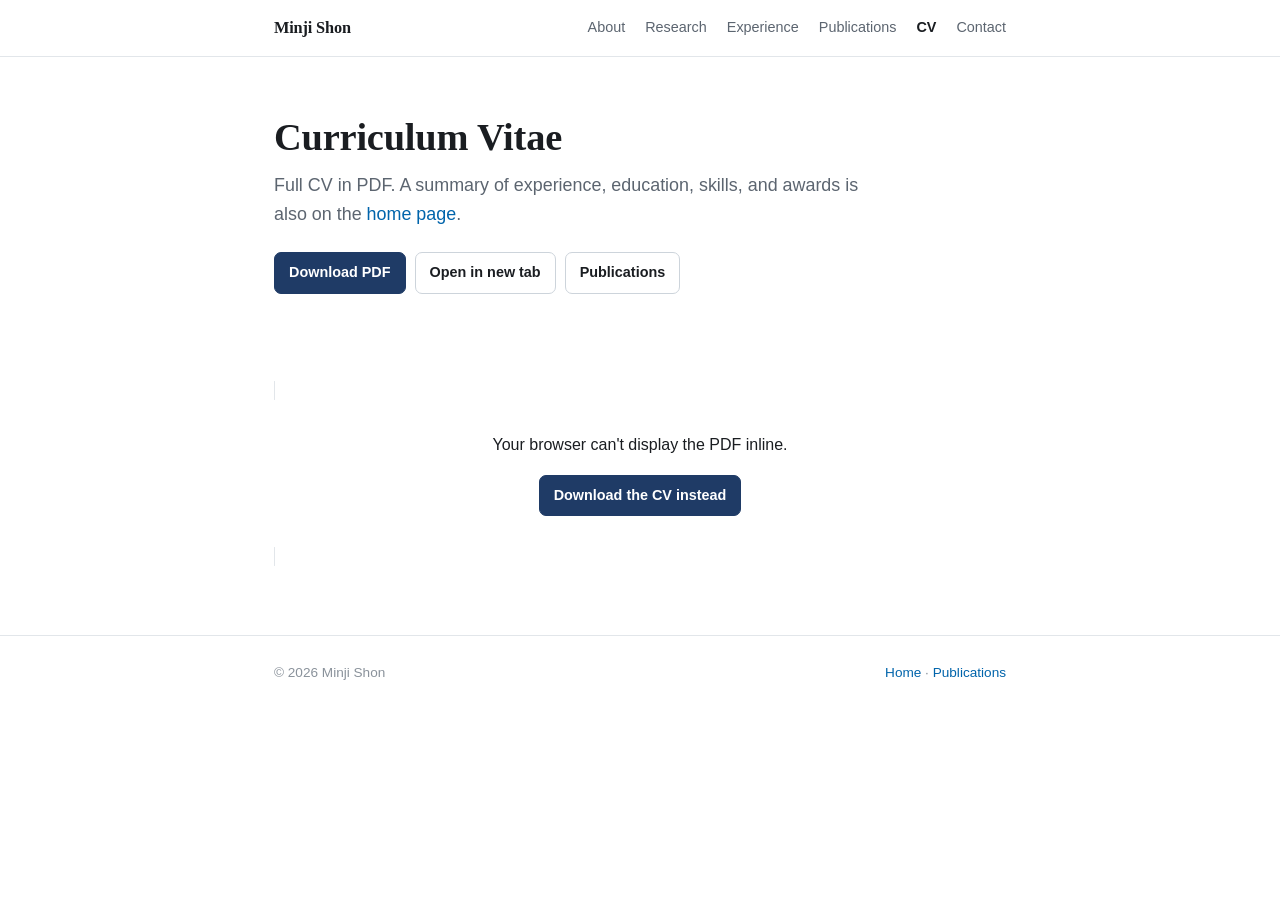
<file: v1/cv.html>
<!DOCTYPE html>
<html lang="en">
<head>
<meta charset="utf-8">
<meta name="robots" content="noindex, follow">
  <meta name="viewport" content="width=device-width, initial-scale=1">
<title>CV — Minji Shon</title>
<meta name="description" content="Curriculum vitae of Minji Shon — Ph.D. candidate in ECE at Georgia Tech.">
<meta name="author" content="Minji Shon">
<link rel="canonical" href="https://minjishon.github.io/cv.html">

<meta property="og:type" content="website">
<meta property="og:title" content="CV — Minji Shon">
<meta property="og:description" content="Curriculum vitae of Minji Shon — Ph.D. candidate in ECE at Georgia Tech.">
<meta property="og:url" content="https://minjishon.github.io/cv.html">
<meta property="og:image" content="https://minjishon.github.io/assets/og-card.png">
<meta property="og:image:width" content="1200">
<meta property="og:image:height" content="630">
<meta property="og:image:alt" content="Minji Shon — Ph.D. Candidate, Electrical &amp; Computer Engineering, Georgia Tech">
<meta name="twitter:card" content="summary_large_image">

<link rel="stylesheet" href="assets/style.css">
<link rel="icon" href="data:image/svg+xml,<svg xmlns='http://www.w3.org/2000/svg' viewBox='0 0 100 100'><text y='.9em' font-size='90' font-family='Georgia,serif' font-weight='700' fill='%231f3b66'>M</text></svg>">
</head>
<body>

<nav class="site-nav">
  <div class="wrap">
    <a class="brand" href="index.html">Minji Shon</a>
    <div class="nav-links">
      <a href="index.html#about">About</a>
      <a href="index.html#research">Research</a>
      <a href="index.html#experience">Experience</a>
      <a href="publications.html">Publications</a>
      <a href="cv.html" class="active">CV</a>
      <a href="index.html#contact">Contact</a>
    </div>
  </div>
</nav>

<header class="hero">
  <div class="wrap">
    <h1>Curriculum Vitae</h1>
    <p class="tagline">
      Full CV in PDF. A summary of experience, education, skills, and awards is also on the
      <a href="index.html">home page</a>.
    </p>
    <div class="actions">
      <a class="btn btn-primary" href="assets/Minji_Shon_CV.pdf" download>Download PDF</a>
      <a class="btn" href="assets/Minji_Shon_CV.pdf" target="_blank" rel="noopener">Open in new tab</a>
      <a class="btn" href="publications.html">Publications</a>
    </div>
  </div>
</header>

<main>
<section>
  <div class="wrap">
    <object class="pdf-frame" data="assets/Minji_Shon_CV.pdf" type="application/pdf">
      <div style="padding:28px; text-align:center;">
        <p>Your browser can't display the PDF inline.</p>
        <p><a class="btn btn-primary" href="assets/Minji_Shon_CV.pdf">Download the CV instead</a></p>
      </div>
    </object>
  </div>
</section>
</main>

<footer class="site-footer">
  <div class="wrap" style="display:flex; flex-wrap:wrap; gap:8px 18px; justify-content:space-between; width:100%;">
    <span>© <span id="year">2026</span> Minji Shon</span>
    <span><a href="index.html">Home</a> · <a href="publications.html">Publications</a></span>
  </div>
</footer>

<script>
  document.getElementById('year').textContent = new Date().getFullYear();
</script>

</body>
</html>
</file>
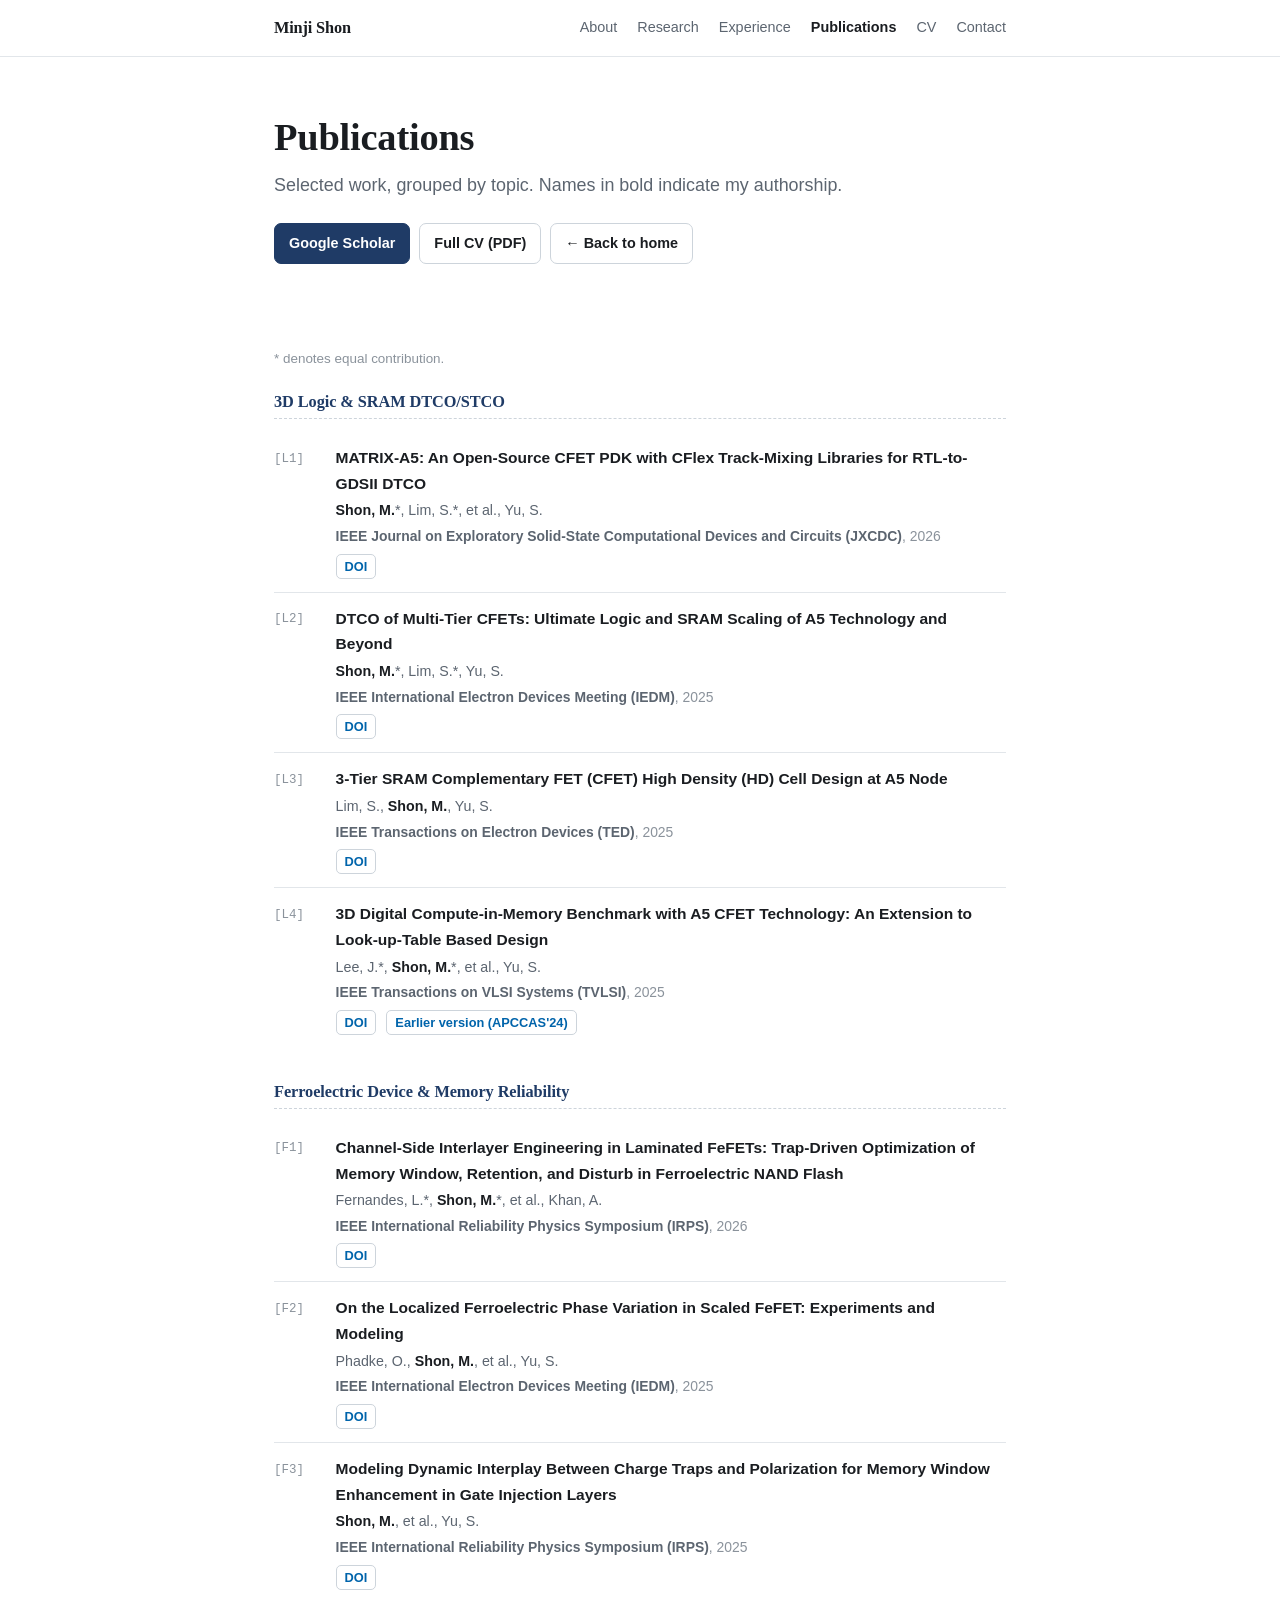
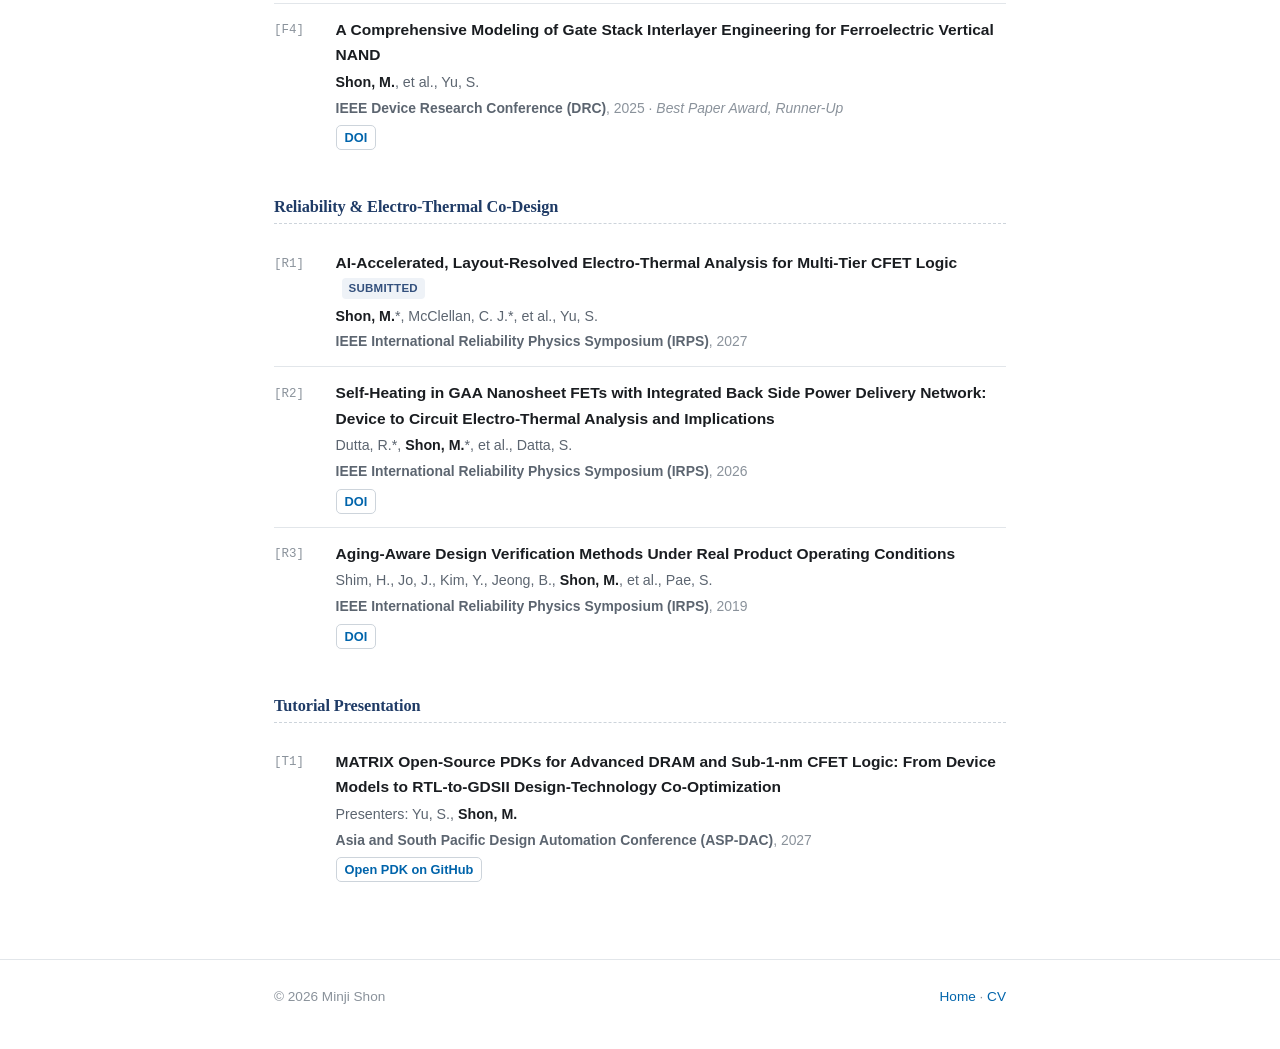
<file: v1/publications.html>
<!DOCTYPE html>
<html lang="en">
<head>
<meta charset="utf-8">
<meta name="robots" content="noindex, follow">
  <meta name="viewport" content="width=device-width, initial-scale=1">
<title>Publications — Minji Shon</title>
<meta name="description" content="Selected publications by Minji Shon on 3D logic and SRAM DTCO/STCO, ferroelectric devices, and reliability and electro-thermal co-design.">
<meta name="author" content="Minji Shon">
<link rel="canonical" href="https://minjishon.github.io/publications.html">

<meta property="og:type" content="website">
<meta property="og:title" content="Publications — Minji Shon">
<meta property="og:description" content="Selected publications on 3D logic and SRAM DTCO/STCO, ferroelectric devices, and reliability and electro-thermal co-design.">
<meta property="og:url" content="https://minjishon.github.io/publications.html">
<meta property="og:image" content="https://minjishon.github.io/assets/og-card.png">
<meta property="og:image:width" content="1200">
<meta property="og:image:height" content="630">
<meta property="og:image:alt" content="Minji Shon — Ph.D. Candidate, Electrical &amp; Computer Engineering, Georgia Tech">
<meta name="twitter:card" content="summary_large_image">

<link rel="stylesheet" href="assets/style.css">
<link rel="icon" href="data:image/svg+xml,<svg xmlns='http://www.w3.org/2000/svg' viewBox='0 0 100 100'><text y='.9em' font-size='90' font-family='Georgia,serif' font-weight='700' fill='%231f3b66'>M</text></svg>">
</head>
<body>

<nav class="site-nav">
  <div class="wrap">
    <a class="brand" href="index.html">Minji Shon</a>
    <div class="nav-links">
      <a href="index.html#about">About</a>
      <a href="index.html#research">Research</a>
      <a href="index.html#experience">Experience</a>
      <a href="publications.html" class="active">Publications</a>
      <a href="cv.html">CV</a>
      <a href="index.html#contact">Contact</a>
    </div>
  </div>
</nav>

<header class="hero">
  <div class="wrap">
    <h1>Publications</h1>
    <p class="tagline">Selected work, grouped by topic. Names in bold indicate my authorship.</p>
    <div class="actions">
      <a class="btn btn-primary" href="https://scholar.google.co.kr/citations?user=EkPN47cAAAAJ&amp;hl=en" target="_blank" rel="me noopener">Google Scholar</a>
      <a class="btn" href="assets/Minji_Shon_CV.pdf">Full CV (PDF)</a>
      <a class="btn" href="index.html">← Back to home</a>
    </div>
  </div>
</header>

<main>
<section>
  <div class="wrap">

    <p class="note">* denotes equal contribution.</p>

    <!-- ============ Group 1 ============ -->
    <div class="pub-group">
      <h3>3D Logic &amp; SRAM DTCO/STCO</h3>

      <div class="pub" id="L1">
        <div class="pub-id">[L1]</div>
        <div>
          <div class="pub-title">MATRIX-A5: An Open-Source CFET PDK with CFlex Track-Mixing Libraries for RTL-to-GDSII DTCO</div>
          <div class="pub-authors"><span class="me">Shon, M.</span>*, Lim, S.*, et al., Yu, S.</div>
          <div class="pub-venue"><span class="venue-name">IEEE Journal on Exploratory Solid-State Computational Devices and Circuits (JXCDC)</span>, 2026</div>
          <div class="pub-links">
            <a href="https://doi.org/10.1109/JXCDC.2026.3744406" target="_blank" rel="noopener">DOI</a>
          </div>
        </div>
      </div>

      <div class="pub" id="L2">
        <div class="pub-id">[L2]</div>
        <div>
          <div class="pub-title">DTCO of Multi-Tier CFETs: Ultimate Logic and SRAM Scaling of A5 Technology and Beyond</div>
          <div class="pub-authors"><span class="me">Shon, M.</span>*, Lim, S.*, Yu, S.</div>
          <div class="pub-venue"><span class="venue-name">IEEE International Electron Devices Meeting (IEDM)</span>, 2025</div>
          <div class="pub-links">
            <a href="https://doi.org/10.1109/IEDM50572.2025.11353792" target="_blank" rel="noopener">DOI</a>
          </div>
        </div>
      </div>

      <div class="pub" id="L3">
        <div class="pub-id">[L3]</div>
        <div>
          <div class="pub-title">3-Tier SRAM Complementary FET (CFET) High Density (HD) Cell Design at A5 Node</div>
          <div class="pub-authors">Lim, S., <span class="me">Shon, M.</span>, Yu, S.</div>
          <div class="pub-venue"><span class="venue-name">IEEE Transactions on Electron Devices (TED)</span>, 2025</div>
          <div class="pub-links">
            <a href="https://doi.org/10.1109/TED.2025.3627166" target="_blank" rel="noopener">DOI</a>
          </div>
        </div>
      </div>

      <div class="pub" id="L4">
        <div class="pub-id">[L4]</div>
        <div>
          <div class="pub-title">3D Digital Compute-in-Memory Benchmark with A5 CFET Technology: An Extension to Look-up-Table Based Design</div>
          <div class="pub-authors">Lee, J.*, <span class="me">Shon, M.</span>*, et al., Yu, S.</div>
          <div class="pub-venue"><span class="venue-name">IEEE Transactions on VLSI Systems (TVLSI)</span>, 2025</div>
          <div class="pub-links">
            <a href="https://doi.org/10.1109/TVLSI.2025.3566346" target="_blank" rel="noopener">DOI</a>
            <a href="https://doi.org/10.1109/APCCAS62602.2024.10808252" target="_blank" rel="noopener">Earlier version (APCCAS'24)</a>
          </div>
        </div>
      </div>

    </div>

    <!-- ============ Group 2 ============ -->
    <div class="pub-group">
      <h3>Ferroelectric Device &amp; Memory Reliability</h3>

      <div class="pub" id="F1">
        <div class="pub-id">[F1]</div>
        <div>
          <div class="pub-title">Channel-Side Interlayer Engineering in Laminated FeFETs: Trap-Driven Optimization of Memory Window, Retention, and Disturb in Ferroelectric NAND Flash</div>
          <div class="pub-authors">Fernandes, L.*, <span class="me">Shon, M.</span>*, et al., Khan, A.</div>
          <div class="pub-venue"><span class="venue-name">IEEE International Reliability Physics Symposium (IRPS)</span>, 2026</div>
          <div class="pub-links">
            <a href="https://doi.org/10.1109/IRPS61424.2026.11499225" target="_blank" rel="noopener">DOI</a>
          </div>
        </div>
      </div>

      <div class="pub" id="F2">
        <div class="pub-id">[F2]</div>
        <div>
          <div class="pub-title">On the Localized Ferroelectric Phase Variation in Scaled FeFET: Experiments and Modeling</div>
          <div class="pub-authors">Phadke, O., <span class="me">Shon, M.</span>, et al., Yu, S.</div>
          <div class="pub-venue"><span class="venue-name">IEEE International Electron Devices Meeting (IEDM)</span>, 2025</div>
          <div class="pub-links">
            <a href="https://doi.org/10.1109/IEDM50572.2025.11353560" target="_blank" rel="noopener">DOI</a>
          </div>
        </div>
      </div>

      <div class="pub" id="F3">
        <div class="pub-id">[F3]</div>
        <div>
          <div class="pub-title">Modeling Dynamic Interplay Between Charge Traps and Polarization for Memory Window Enhancement in Gate Injection Layers</div>
          <div class="pub-authors"><span class="me">Shon, M.</span>, et al., Yu, S.</div>
          <div class="pub-venue"><span class="venue-name">IEEE International Reliability Physics Symposium (IRPS)</span>, 2025</div>
          <div class="pub-links">
            <a href="https://doi.org/10.1109/IRPS48204.2025.10983663" target="_blank" rel="noopener">DOI</a>
          </div>
        </div>
      </div>

      <div class="pub" id="F4">
        <div class="pub-id">[F4]</div>
        <div>
          <div class="pub-title">A Comprehensive Modeling of Gate Stack Interlayer Engineering for Ferroelectric Vertical NAND</div>
          <div class="pub-authors"><span class="me">Shon, M.</span>, et al., Yu, S.</div>
          <div class="pub-venue"><span class="venue-name">IEEE Device Research Conference (DRC)</span>, 2025 · <em>Best Paper Award, Runner-Up</em></div>
          <div class="pub-links">
            <a href="https://doi.org/10.1109/DRC66027.2025.11105759" target="_blank" rel="noopener">DOI</a>
          </div>
        </div>
      </div>

    </div>

    <!-- ============ Group 3 ============ -->
    <div class="pub-group">
      <h3>Reliability &amp; Electro-Thermal Co-Design</h3>

      <div class="pub" id="R1">
        <div class="pub-id">[R1]</div>
        <div>
          <div class="pub-title">AI-Accelerated, Layout-Resolved Electro-Thermal Analysis for Multi-Tier CFET Logic<span class="badge badge-prep">Submitted</span></div>
          <div class="pub-authors"><span class="me">Shon, M.</span>*, McClellan, C. J.*, et al., Yu, S.</div>
          <div class="pub-venue"><span class="venue-name">IEEE International Reliability Physics Symposium (IRPS)</span>, 2027</div>
        </div>
      </div>

      <div class="pub" id="R2">
        <div class="pub-id">[R2]</div>
        <div>
          <div class="pub-title">Self-Heating in GAA Nanosheet FETs with Integrated Back Side Power Delivery Network: Device to Circuit Electro-Thermal Analysis and Implications</div>
          <div class="pub-authors">Dutta, R.*, <span class="me">Shon, M.</span>*, et al., Datta, S.</div>
          <div class="pub-venue"><span class="venue-name">IEEE International Reliability Physics Symposium (IRPS)</span>, 2026</div>
          <div class="pub-links">
            <a href="https://doi.org/10.1109/IRPS61424.2026.11499271" target="_blank" rel="noopener">DOI</a>
          </div>
        </div>
      </div>

      <div class="pub" id="R3">
        <div class="pub-id">[R3]</div>
        <div>
          <div class="pub-title">Aging-Aware Design Verification Methods Under Real Product Operating Conditions</div>
          <div class="pub-authors">Shim, H., Jo, J., Kim, Y., Jeong, B., <span class="me">Shon, M.</span>, et al., Pae, S.</div>
          <div class="pub-venue"><span class="venue-name">IEEE International Reliability Physics Symposium (IRPS)</span>, 2019</div>
          <div class="pub-links">
            <a href="https://doi.org/10.1109/IRPS.2019.8720466" target="_blank" rel="noopener">DOI</a>
          </div>
        </div>
      </div>

    </div>

    <!-- ============ Group 4 ============ -->
    <div class="pub-group">
      <h3>Tutorial Presentation</h3>

      <div class="pub" id="T1">
        <div class="pub-id">[T1]</div>
        <div>
          <div class="pub-title">MATRIX Open-Source PDKs for Advanced DRAM and Sub-1-nm CFET Logic: From Device Models to RTL-to-GDSII Design-Technology Co-Optimization</div>
          <div class="pub-authors">Presenters: Yu, S., <span class="me">Shon, M.</span></div>
          <div class="pub-venue"><span class="venue-name">Asia and South Pacific Design Automation Conference (ASP-DAC)</span>, 2027</div>
          <div class="pub-links">
            <a href="https://github.com/MATRIX-PDK" target="_blank" rel="noopener">Open PDK on GitHub</a>
          </div>
        </div>
      </div>

    </div>

  </div>
</section>
</main>

<footer class="site-footer">
  <div class="wrap" style="display:flex; flex-wrap:wrap; gap:8px 18px; justify-content:space-between; width:100%;">
    <span>© <span id="year">2026</span> Minji Shon</span>
    <span><a href="index.html">Home</a> · <a href="cv.html">CV</a></span>
  </div>
</footer>

<script>
  document.getElementById('year').textContent = new Date().getFullYear();
</script>

</body>
</html>
</file>
<file: assets/style.css>
/* ============================================================
   Minji Shon - personal site, version 2
   Palette: Georgia Tech navy (#003057) + Tech Gold (#B3A369),
   with Buzz Gold (#EAAA00) reserved for small highlights.
   Light and dark themes; dark follows the system unless the
   toggle has stored a choice.
   ============================================================ */

:root {
  color-scheme: light dark;

  /* brand */
  --navy:        #003057;
  --navy-deep:   #00213c;
  --gold:        #b3a369;
  --gold-bright: #eaaa00;

  /* surfaces + ink */
  --bg:          #f7f5f0;
  --surface:     #fffefb;
  --surface-alt: #f1ece1;
  --ink:         #10233a;
  --copy:        #35465c;
  --muted:       #5d6e83;
  --faint:       #7d8c9e;
  --line:        #ddd8cc;
  --line-soft:   #e8e3d8;
  --image-bg:    #ffffff;

  --accent:      var(--navy);
  --accent-ink:  #ffffff;
  --tag-bg:      #e9e3d3;
  --tag-ink:     #5b4f2b;

  --shadow-sm: 0 1px 2px rgba(0, 48, 87, .06), 0 2px 8px rgba(0, 48, 87, .05);
  --shadow-md: 0 10px 30px rgba(0, 48, 87, .09);
  --radius: 10px;
  --maxw: 1080px;
  --gutter: 24px;

  --serif: "Source Serif 4", Georgia, "Times New Roman", serif;
  --sans: "Inter", -apple-system, BlinkMacSystemFont, "Segoe UI", Helvetica, Arial, sans-serif;
}

@media (prefers-color-scheme: dark) {
  :root:not([data-theme="light"]) {
    --bg:          #0b1a2b;
    --surface:     #10243a;
    --surface-alt: #15304a;
    --ink:         #eef3f8;
    --copy:        #c6d4e2;
    --muted:       #9db0c4;
    --faint:       #8296ab;
    --line:        #21405f;
    --line-soft:   #1a3450;
    --image-bg:    #f3f4f2;
    --accent:      var(--gold);
    --accent-ink:  #00213c;
    --tag-bg:      #1d3c5a;
    --tag-ink:     #d8c893;
    --shadow-sm: 0 1px 2px rgba(0, 0, 0, .3);
    --shadow-md: 0 12px 34px rgba(0, 0, 0, .38);
  }
}

:root[data-theme="dark"] {
  --bg:          #0b1a2b;
  --surface:     #10243a;
  --surface-alt: #15304a;
  --ink:         #eef3f8;
  --copy:        #c6d4e2;
  --muted:       #9db0c4;
  --faint:       #8296ab;
  --line:        #21405f;
  --line-soft:   #1a3450;
  --image-bg:    #f3f4f2;
  --accent:      var(--gold);
  --accent-ink:  #00213c;
  --tag-bg:      #1d3c5a;
  --tag-ink:     #d8c893;
  --shadow-sm: 0 1px 2px rgba(0, 0, 0, .3);
  --shadow-md: 0 12px 34px rgba(0, 0, 0, .38);
}

/* ---------- base ---------- */

*, *::before, *::after { box-sizing: border-box; }

html { scroll-behavior: smooth; scroll-padding-top: 76px; }

body {
  margin: 0;
  background: var(--bg);
  color: var(--copy);
  font-family: var(--sans);
  font-size: 16.5px;
  line-height: 1.62;
  -webkit-font-smoothing: antialiased;
}

h1, h2, h3, h4 { color: var(--ink); font-family: var(--serif); line-height: 1.22; margin: 0; }
h1 { font-size: clamp(2.1rem, 5vw, 3.1rem); font-weight: 650; letter-spacing: -.01em; }
h2 { font-size: clamp(1.45rem, 3vw, 1.85rem); font-weight: 650; }
h3 { font-size: 1.08rem; font-weight: 650; font-family: var(--sans); letter-spacing: -.005em; }

p { margin: 0 0 1em; }
a { color: var(--accent); text-decoration-color: color-mix(in srgb, var(--accent) 35%, transparent); text-underline-offset: 2px; }
a:hover { text-decoration-color: currentColor; }
img { max-width: 100%; height: auto; display: block; }
strong { color: var(--ink); font-weight: 620; }

.wrap { max-width: var(--maxw); margin: 0 auto; padding: 0 var(--gutter); }

.skip-link {
  position: absolute; left: -9999px; top: 0; z-index: 100;
  background: var(--navy); color: #fff; padding: 10px 16px; border-radius: 0 0 var(--radius) 0;
}
.skip-link:focus { left: 0; }

:focus-visible { outline: 2px solid var(--gold-bright); outline-offset: 2px; border-radius: 3px; }

/* ---------- header ---------- */

.site-header {
  position: sticky; top: 0; z-index: 40;
  background: color-mix(in srgb, var(--bg) 88%, transparent);
  backdrop-filter: saturate(150%) blur(10px);
  border-bottom: 1px solid var(--line-soft);
}
.site-header .wrap { display: flex; align-items: center; gap: 18px; height: 60px; }

.brand {
  font-family: var(--serif); font-weight: 650; font-size: 1.02rem;
  color: var(--ink); text-decoration: none; margin-right: auto; white-space: nowrap;
}
.brand::after {
  content: ""; display: block; height: 2px; width: 26px;
  background: var(--gold); margin-top: 2px;
}

.nav-links { display: flex; gap: 2px; flex-wrap: wrap; }
.nav-links a {
  color: var(--muted); text-decoration: none; font-size: .88rem; font-weight: 500;
  padding: 6px 10px; border-radius: 6px;
}
.nav-links a:hover { color: var(--ink); background: var(--surface-alt); }
.nav-links a.active { color: var(--ink); box-shadow: inset 0 -2px 0 var(--gold); }

.theme-toggle {
  flex: none; width: 34px; height: 34px; display: grid; place-items: center;
  border: 1px solid var(--line); border-radius: 8px;
  background: var(--surface); color: var(--muted); cursor: pointer;
}
.theme-toggle:hover { color: var(--ink); border-color: var(--gold); }
.theme-toggle svg { width: 16px; height: 16px; }
:root[data-theme="dark"] .icon-sun, .icon-moon { display: none; }
:root[data-theme="dark"] .icon-moon { display: block; }
@media (prefers-color-scheme: dark) {
  :root:not([data-theme="light"]) .icon-sun { display: none; }
  :root:not([data-theme="light"]) .icon-moon { display: block; }
}

/* ---------- hero ---------- */

.hero {
  background:
    radial-gradient(1200px 400px at 85% -10%, rgba(179, 163, 105, .22), transparent 60%),
    linear-gradient(160deg, var(--navy) 0%, var(--navy-deep) 100%);
  color: #eaf1f7;
  border-bottom: 3px solid var(--gold);
}
.hero .wrap { padding-top: 54px; padding-bottom: 46px; }
.hero h1 { color: #fff; }
.hero-grid { display: grid; grid-template-columns: minmax(0, 1fr) 190px; gap: 40px; align-items: start; }

.eyebrow {
  text-transform: uppercase; letter-spacing: .14em; font-size: .72rem; font-weight: 600;
  color: var(--gold); margin-bottom: 10px;
}
.hero .tagline { font-size: 1.07rem; color: #cfdcea; margin-top: 14px; }
.hero .tagline strong { color: #fff; font-weight: 600; }

.portrait-wrap {
  background: rgba(255, 255, 255, .08); padding: 6px; border-radius: 50%;
  border: 1px solid rgba(179, 163, 105, .5);
}
.portrait { width: 100%; aspect-ratio: 1; border-radius: 50%; object-fit: cover; }

.affil-row { display: flex; flex-wrap: wrap; gap: 8px 10px; margin-top: 20px; }
.affil {
  display: inline-flex; align-items: center; gap: 7px;
  background: rgba(255, 255, 255, .09); border: 1px solid rgba(255, 255, 255, .14);
  border-radius: 999px; padding: 5px 13px 5px 9px; font-size: .82rem; color: #e6eef6;
}
.affil img { height: 15px; width: auto; filter: brightness(0) invert(1); opacity: .92; }

.actions { display: flex; flex-wrap: wrap; gap: 9px; margin-top: 22px; }
.btn {
  display: inline-block; padding: 8px 15px; border-radius: 7px; font-size: .86rem; font-weight: 550;
  text-decoration: none; border: 1px solid rgba(255, 255, 255, .22); color: #eaf1f7;
}
.btn:hover { border-color: var(--gold); background: rgba(179, 163, 105, .14); }
.btn-primary { background: var(--gold); border-color: var(--gold); color: #00213c; }
.btn-primary:hover { background: var(--gold-bright); border-color: var(--gold-bright); color: #00213c; }

/* stat strip under the hero */
.stat-strip {
  display: grid; grid-template-columns: repeat(4, 1fr); gap: 1px;
  background: var(--line-soft); border-bottom: 1px solid var(--line-soft);
}
.stat { background: var(--surface); padding: 16px 20px; }
.stat b {
  display: block; font-family: var(--serif); font-size: 1.5rem; font-weight: 650;
  color: var(--ink); line-height: 1.1;
}
.stat span { font-size: .78rem; color: var(--faint); }
/* a tile whose headline is words rather than a figure */
.stat.text b { font-size: 1.02rem; line-height: 1.3; margin-bottom: 2px; }

/* ---------- sections ---------- */

section { padding: 56px 0; }
section + section { border-top: 1px solid var(--line-soft); }

.section-heading { display: flex; align-items: baseline; gap: 14px; margin-bottom: 26px; }
.section-heading::after { content: ""; flex: 1; height: 1px; background: var(--line); }
.section-heading .num {
  font-family: var(--sans); font-size: .72rem; font-weight: 700; letter-spacing: .12em;
  color: var(--gold); text-transform: uppercase;
}

.lede { font-size: 1.04rem; }

/* figure strip: device -> package -> system */
.figure-strip { display: grid; grid-template-columns: repeat(3, 1fr); gap: 14px; margin: 26px 0 8px; }
.figure-strip figure { margin: 0; }
.figure-strip img {
  width: 100%; background: var(--image-bg); border: 1px solid var(--line);
  border-radius: var(--radius); padding: 6px;
}
.figure-strip figcaption {
  font-size: .76rem; color: var(--faint); margin-top: 7px; text-align: center;
}
.figure-strip figcaption b { color: var(--muted); font-weight: 600; }

.figure-wide { margin: 0 0 8px; }
.figure-wide img {
  width: 100%; background: var(--image-bg); border: 1px solid var(--line);
  border-radius: var(--radius); padding: 8px; box-shadow: var(--shadow-sm);
}
.figure-wide figcaption { font-size: .78rem; color: var(--faint); margin-top: 9px; }

/* ---------- research cards ---------- */

.research-grid { display: grid; grid-template-columns: repeat(2, 1fr); gap: 20px; }
.research-item {
  background: var(--surface); border: 1px solid var(--line); border-radius: var(--radius);
  overflow: hidden; display: flex; flex-direction: column;
  transition: border-color .15s ease, transform .15s ease, box-shadow .15s ease;
}
.research-item:hover { border-color: var(--gold); transform: translateY(-2px); box-shadow: var(--shadow-md); }
.research-item .thumb { background: var(--image-bg); border-bottom: 1px solid var(--line); padding: 10px; }
.research-item .thumb img { width: 100%; height: auto; display: block; border-radius: 3px; }
.research-item .body { padding: 16px 18px 18px; }
.research-item h3 { margin-bottom: 7px; }
.research-item h3::before {
  content: ""; display: inline-block; width: 7px; height: 7px; border-radius: 2px;
  background: var(--gold); margin-right: 9px; vertical-align: 2px;
}
.research-item p { font-size: .91rem; color: var(--muted); margin: 0; }

/* ---------- timeline ---------- */

.timeline { position: relative; padding-left: 26px; }
.timeline::before {
  content: ""; position: absolute; left: 6px; top: 6px; bottom: 6px; width: 2px;
  background: linear-gradient(var(--gold), var(--line));
}
.t-entry { position: relative; padding-bottom: 30px; }
.t-entry:last-child { padding-bottom: 0; }
.t-entry::before {
  content: ""; position: absolute; left: -26px; top: 7px; width: 14px; height: 14px;
  border-radius: 50%; background: var(--surface); border: 2px solid var(--gold);
}
.t-entry.current::before { background: var(--gold); }

.t-head { display: flex; flex-wrap: wrap; align-items: baseline; gap: 10px; }
.t-head h3 { font-size: 1.02rem; }
.t-logo { margin-left: auto; }
.t-logo img { height: 19px; width: auto; opacity: .85; }
:root[data-theme="dark"] .t-logo img { filter: brightness(0) invert(1); opacity: .7; }
@media (prefers-color-scheme: dark) {
  :root:not([data-theme="light"]) .t-logo img { filter: brightness(0) invert(1); opacity: .7; }
}
.t-date { font-size: .78rem; font-weight: 600; color: var(--gold); letter-spacing: .02em; }
.t-sub { font-size: .87rem; color: var(--faint); margin: 2px 0 9px; }
.t-body ul { margin: 0; padding-left: 18px; }
.t-body li { font-size: .92rem; color: var(--muted); margin-bottom: 6px; }
.t-group { font-size: .78rem; font-weight: 650; color: var(--ink); margin: 12px 0 5px; }

.tags { display: flex; flex-wrap: wrap; gap: 6px; margin-top: 12px; }
.tag {
  font-size: .73rem; background: var(--tag-bg); color: var(--tag-ink);
  padding: 3px 9px; border-radius: 999px; font-weight: 550;
}

/* ---------- info cards (education / skills / awards) ---------- */

.card-grid { display: grid; grid-template-columns: repeat(2, 1fr); gap: 16px; }
.info-card {
  background: var(--surface); border: 1px solid var(--line);
  border-left: 3px solid var(--gold); border-radius: var(--radius);
  padding: 15px 18px;
}
.info-card h3 { font-size: .98rem; margin-bottom: 3px; }
.info-card .meta { font-size: .8rem; color: var(--gold); font-weight: 600; }
.info-card p { font-size: .88rem; color: var(--muted); margin: 5px 0 0; }

.skill-list { display: grid; gap: 0; }
.skill-row {
  display: grid; grid-template-columns: 190px 1fr; gap: 18px;
  padding: 13px 0; border-top: 1px solid var(--line-soft);
}
.skill-row:first-child { border-top: none; }
.skill-row dt { font-size: .85rem; font-weight: 650; color: var(--ink); }
.skill-row dd { margin: 0; font-size: .9rem; color: var(--muted); }

.list-rows { list-style: none; margin: 0; padding: 0; }
.list-rows li {
  display: flex; flex-wrap: wrap; gap: 6px 16px; align-items: baseline;
  padding: 11px 0; border-top: 1px solid var(--line-soft); font-size: .92rem;
}
.list-rows li:first-child { border-top: none; }
.list-rows .row-date { margin-left: auto; font-size: .79rem; color: var(--gold); font-weight: 600; white-space: nowrap; }
.list-rows .row-sub { flex-basis: 100%; font-size: .85rem; color: var(--faint); }

/* ---------- availability band ---------- */

.availability-band {
  background: var(--surface);
  border-bottom: 1px solid var(--line-soft);
  box-shadow: var(--shadow-sm);
}
.availability-band .wrap {
  display: grid; grid-template-columns: auto 1fr; gap: 10px 22px;
  align-items: start; padding-top: 18px; padding-bottom: 18px;
}
.availability-band .pill {
  grid-row: span 2; align-self: center;
  background: var(--gold); color: #00213c; font-weight: 650; font-size: .8rem;
  letter-spacing: .02em; padding: 7px 14px; border-radius: 999px; white-space: nowrap;
}
.availability-band p { margin: 0; font-size: .95rem; }
.availability-band .visa { font-size: .86rem; color: var(--muted); }

@media (max-width: 700px) {
  .availability-band .wrap { grid-template-columns: 1fr; }
  .availability-band .pill { grid-row: auto; justify-self: start; }
}

/* ---------- contact ---------- */

.contact-grid { display: grid; grid-template-columns: repeat(3, 1fr); gap: 12px; }
.contact-item {
  display: flex; gap: 11px; align-items: center;
  background: var(--surface); border: 1px solid var(--line); border-radius: var(--radius);
  padding: 12px 14px; text-decoration: none;
}
.contact-item:hover { border-color: var(--gold); }
.contact-icon {
  flex: none; width: 30px; height: 30px; display: grid; place-items: center;
  border-radius: 7px; background: var(--tag-bg); color: var(--tag-ink);
}
.contact-icon svg { width: 15px; height: 15px; }
.contact-item .label { display: block; font-size: .72rem; color: var(--faint); }
.contact-item .value { display: block; font-size: .88rem; color: var(--ink); font-weight: 550; word-break: break-word; }

/* ---------- publications ---------- */

.pub-group-title {
  font-family: var(--serif); font-size: 1.3rem; font-weight: 650; color: var(--ink);
  margin: 38px 0 14px; padding-bottom: 6px; border-bottom: 2px solid var(--gold);
}
.pub-group-title:first-of-type { margin-top: 8px; }
.pub-group-title .count { font-family: var(--sans); font-size: .76rem; color: var(--faint); font-weight: 500; }

.pub-entry {
  display: grid; grid-template-columns: 210px 1fr; gap: 20px;
  padding: 18px 0; border-top: 1px solid var(--line-soft);
}
.pub-entry:first-of-type { border-top: none; }
.pub-thumb {
  background: var(--image-bg); border: 1px solid var(--line); border-radius: 8px;
  padding: 6px; align-self: start;
}
.pub-thumb img { width: 100%; height: auto; display: block; border-radius: 3px; }
/* an entry whose figure cannot be shown gets the employer's mark instead */
.pub-thumb.logo-tile {
  display: grid; place-items: center; aspect-ratio: 3 / 2; padding: 0;
  background: linear-gradient(150deg, var(--navy) 0%, var(--navy-deep) 100%);
  border-color: var(--navy-deep);
}
.pub-thumb.logo-tile img {
  width: 66%; height: auto; filter: brightness(0) invert(1); opacity: .92;
}

/* entries without a figure get a navy monogram tile rather than a gap */
.pub-thumb.empty {
  display: grid; place-items: center; aspect-ratio: 3 / 2; padding: 0;
  background: linear-gradient(150deg, var(--navy) 0%, var(--navy-deep) 100%);
  border-color: var(--navy-deep); color: var(--gold);
  font-family: var(--serif); font-size: 1.25rem; font-weight: 650; letter-spacing: .04em;
}
.pub-id { font-size: .72rem; font-weight: 700; color: var(--gold); letter-spacing: .08em; }
.pub-title { font-size: .99rem; font-weight: 600; color: var(--ink); margin: 2px 0 5px; line-height: 1.35; }
.pub-authors { font-size: .87rem; color: var(--muted); }
.pub-authors .me { color: var(--ink); font-weight: 650; }
.pub-venue { font-size: .83rem; color: var(--faint); margin-top: 3px; }
.pub-venue .venue-name { color: var(--muted); font-weight: 600; }
.pub-links { display: flex; flex-wrap: wrap; gap: 8px; margin-top: 9px; }
.pub-links a {
  font-size: .76rem; text-decoration: none; color: var(--accent);
  border: 1px solid var(--line); border-radius: 6px; padding: 3px 9px;
}
.pub-links a:hover { border-color: var(--gold); background: var(--surface-alt); }
.badge {
  display: inline-block; font-size: .68rem; font-weight: 650; letter-spacing: .04em;
  text-transform: uppercase; background: var(--tag-bg); color: var(--tag-ink);
  border-radius: 4px; padding: 2px 7px; margin-left: 8px; vertical-align: 2px;
}
.note { font-size: .83rem; color: var(--faint); }

/* ---------- footer ---------- */

.site-footer {
  background: var(--navy); color: #a9c0d6; border-top: 3px solid var(--gold);
  padding: 26px 0; font-size: .83rem;
}
.site-footer .wrap { display: flex; flex-wrap: wrap; gap: 8px 20px; justify-content: space-between; }
.site-footer a { color: #e2e9f0; }

/* ---------- responsive ---------- */

@media (max-width: 900px) {
  .research-grid, .card-grid { grid-template-columns: 1fr; }
  .contact-grid { grid-template-columns: repeat(2, 1fr); }
  .stat-strip { grid-template-columns: repeat(2, 1fr); }
}

@media (max-width: 700px) {
  :root { --gutter: 16px; }
  .hero-grid { grid-template-columns: 1fr; gap: 24px; }
  .portrait-wrap { width: 128px; }
  .figure-strip { grid-template-columns: 1fr; }
  .skill-row { grid-template-columns: 1fr; gap: 3px; }
  .pub-entry { grid-template-columns: 1fr; }
  .pub-thumb { max-width: 280px; }
  .nav-links a { padding: 6px 7px; font-size: .84rem; }
  section { padding: 42px 0; }
}

@media (prefers-reduced-motion: reduce) {
  html { scroll-behavior: auto; }
  .research-item { transition: none; }
}

@media print {
  .site-header, .theme-toggle, .actions, .site-footer { display: none; }
  body { background: #fff; color: #000; }
}

/* ---------- CV page ---------- */

.pdf-frame {
  width: 100%; height: 86vh; min-height: 520px;
  border: 1px solid var(--line); border-radius: var(--radius);
  background: var(--surface-alt); box-shadow: var(--shadow-sm);
}

/* ---------- PDK comparison table ---------- */

.table-figure { margin: 26px 0 0; }
.table-scroll {
  overflow-x: auto; border: 1px solid var(--line); border-radius: var(--radius);
  background: var(--surface); box-shadow: var(--shadow-sm);
  -webkit-overflow-scrolling: touch;
}
.pdk-table { border-collapse: collapse; width: 100%; min-width: 760px; font-size: .84rem; }

.pdk-table thead th {
  background: var(--navy); color: #fff; font-family: var(--sans); font-weight: 650;
  text-align: center; padding: 11px 12px; white-space: nowrap; font-size: .86rem;
  border-bottom: 2px solid var(--gold);
}
.pdk-table thead th:first-child { background: var(--navy); text-align: left; }
.pdk-table thead th .sub { display: block; font-weight: 500; font-size: .68rem; opacity: .85; }

.pdk-table th[scope="row"] {
  text-align: left; font-weight: 500; color: var(--copy); padding: 9px 14px;
  white-space: nowrap; position: sticky; left: 0; background: var(--surface);
  border-right: 1px solid var(--line);
}
.pdk-table td { text-align: center; padding: 9px 12px; color: var(--muted); }
.pdk-table tbody tr { border-top: 1px solid var(--line-soft); }
.pdk-table tbody tr:nth-child(odd) th[scope="row"],
.pdk-table tbody tr:nth-child(odd) td { background: var(--surface-alt); }

/* the two rows that carry the argument */
.pdk-table tr.key th[scope="row"] { font-weight: 650; color: var(--ink); box-shadow: inset 3px 0 0 var(--gold); }
.pdk-table tr.key td { color: var(--ink); font-weight: 550; }

/* the column for this work */
.pdk-table .ours { background: color-mix(in srgb, var(--gold) 16%, transparent) !important; font-weight: 600; color: var(--ink); }
.pdk-table thead .ours { background: var(--navy) !important; color: var(--gold); box-shadow: inset 0 0 0 1px var(--gold); }

.mark {
  display: inline-grid; place-items: center; width: 19px; height: 19px; border-radius: 50%;
  font-size: .7rem; line-height: 1; font-weight: 700;
}
.mark.yes { background: color-mix(in srgb, var(--gold) 28%, transparent); color: var(--ink); border: 1px solid var(--gold); }
.mark.no  { background: var(--line-soft); color: var(--faint); border: 1px solid var(--line); }

.table-legend {
  display: flex; flex-wrap: wrap; gap: 8px 20px; align-items: center;
  margin-top: 10px; font-size: .78rem; color: var(--faint);
}
.table-legend span { display: inline-flex; align-items: center; gap: 7px; }

.sr-only {
  position: absolute; width: 1px; height: 1px; padding: 0; margin: -1px;
  overflow: hidden; clip: rect(0 0 0 0); white-space: nowrap; border: 0;
}

/* Publication cross-references, e.g. [L1, L2] linking to publications.html anchors */
.ref {
  font-size: .82em;
  font-weight: 600;
  letter-spacing: .01em;
  white-space: nowrap;
  color: var(--faint);
}
.ref a {
  color: var(--accent);
  text-decoration: none;
  border-bottom: 1px dotted currentColor;
}
.ref a:hover,
.ref a:focus-visible {
  border-bottom-style: solid;
}
</file>
<file: v1/assets/style.css>
/* ============================================================
   Minji Shon — personal site
   Palette echoes the LaTeX CV: primary #0078C8, accent navy #1F3B66
   ============================================================ */

:root {
  --bg:          #ffffff;
  --bg-subtle:   #f6f7f9;
  --bg-card:     #ffffff;
  --text:        #1a1d21;
  --text-muted:  #5c6570;
  --text-faint:  #8a929b;
  --accent:      #1f3b66;
  --link:        #0064ab;
  --link-hover:  #0078c8;
  --border:      #e2e6ea;
  --border-strong: #cdd4db;
  --tag-bg:      #eef2f7;
  --tag-text:    #33507d;
  --shadow:      0 1px 2px rgba(16, 24, 40, .04), 0 4px 16px rgba(16, 24, 40, .05);

  --serif: "Charter", "Bitstream Charter", "Sitka Text", Cambria, Georgia, serif;
  --sans: -apple-system, BlinkMacSystemFont, "Segoe UI", Roboto, "Helvetica Neue", Arial, sans-serif;
  --mono: ui-monospace, SFMono-Regular, "SF Mono", Menlo, Consolas, monospace;

  --maxw: 780px;
}

@media (prefers-color-scheme: dark) {
  :root {
    --bg:          #14171a;
    --bg-subtle:   #1b1f23;
    --bg-card:     #1b1f23;
    --text:        #e6e9ec;
    --text-muted:  #a5aeb8;
    --text-faint:  #79838e;
    --accent:      #9dc0ee;
    --link:        #6cb6f0;
    --link-hover:  #97cdf7;
    --border:      #2b3238;
    --border-strong: #3c454e;
    --tag-bg:      #232c38;
    --tag-text:    #a8c4e6;
    --shadow:      0 1px 2px rgba(0, 0, 0, .3), 0 4px 16px rgba(0, 0, 0, .25);
  }
}

*, *::before, *::after { box-sizing: border-box; }

html { -webkit-text-size-adjust: 100%; scroll-behavior: smooth; }

body {
  margin: 0;
  background: var(--bg);
  color: var(--text);
  font-family: var(--sans);
  font-size: 16px;
  line-height: 1.65;
  -webkit-font-smoothing: antialiased;
}

/* ---------- Layout ---------- */

.wrap {
  max-width: var(--maxw);
  margin: 0 auto;
  padding: 0 24px;
}

section { padding: 40px 0; border-top: 1px solid var(--border); }
section:first-of-type { border-top: none; }

/* ---------- Typography ---------- */

h1, h2, h3, h4 {
  font-family: var(--serif);
  font-weight: 700;
  line-height: 1.25;
  margin: 0 0 .5em;
  letter-spacing: -.005em;
}

h1 { font-size: 2.4rem; }

h2 {
  font-size: 1.35rem;
  margin-bottom: 1.1rem;
  padding-bottom: .4rem;
  border-bottom: 1px solid var(--border);
}

h3 { font-size: 1.05rem; margin-bottom: .3em; }

p { margin: 0 0 1em; }
p:last-child { margin-bottom: 0; }

a { color: var(--link); text-decoration: none; }
a:hover { color: var(--link-hover); text-decoration: underline; }

strong { font-weight: 650; color: var(--text); }

.muted { color: var(--text-muted); }
.small { font-size: .875rem; }

/* ---------- Header / nav ---------- */

.site-nav {
  position: sticky;
  top: 0;
  z-index: 50;
  background: color-mix(in srgb, var(--bg) 88%, transparent);
  backdrop-filter: saturate(180%) blur(12px);
  -webkit-backdrop-filter: saturate(180%) blur(12px);
  border-bottom: 1px solid var(--border);
}

.site-nav .wrap {
  display: flex;
  align-items: center;
  justify-content: space-between;
  gap: 16px;
  height: 56px;
}

.site-nav .brand {
  font-family: var(--serif);
  font-weight: 700;
  font-size: 1.02rem;
  color: var(--text);
  letter-spacing: -.01em;
  white-space: nowrap;
}
.site-nav .brand:hover { text-decoration: none; color: var(--link); }

.nav-links {
  display: flex;
  gap: 20px;
  align-items: center;
  font-size: .9rem;
  flex-wrap: wrap;
  justify-content: flex-end;
}

.nav-links a { color: var(--text-muted); }
.nav-links a:hover { color: var(--link); text-decoration: none; }
.nav-links a.active { color: var(--text); font-weight: 600; }

/* ---------- Hero ---------- */

.hero { padding: 56px 0 44px; }

.hero h1 { margin-bottom: .25em; }

/* Hero: text left, portrait right. If assets/photo.jpg is absent the
   .hero-photo block removes itself (see onerror in index.html). */
.hero-grid {
  display: flex;
  gap: 34px;
  align-items: flex-start;
}

.hero-text { flex: 1 1 auto; min-width: 0; }
.hero-photo { flex: 0 0 auto; padding-top: 6px; }

.hero-photo img {
  width: 150px;
  height: 150px;
  object-fit: cover;
  border-radius: 12px;
  border: 1px solid var(--border);
  box-shadow: var(--shadow);
  display: block;
}

@media (max-width: 640px) {
  .hero-grid { flex-direction: column-reverse; align-items: flex-start; gap: 20px; }
  .hero-photo { padding-top: 0; }
  .hero-photo img { width: 112px; height: 112px; }
}

.hero .tagline {
  font-size: 1.12rem;
  color: var(--text-muted);
  margin-bottom: 1.25em;
  max-width: 62ch;
}

.hero .tagline strong { color: var(--accent); font-weight: 650; }

.affil-row {
  display: flex;
  flex-wrap: wrap;
  align-items: center;
  gap: 10px 18px;
  margin-bottom: 1.5em;
  font-size: .9rem;
  color: var(--text-muted);
}

.affil {
  display: inline-flex;
  align-items: center;
  gap: 7px;
}

/* Logos are cropped to their content, so height directly controls the visible
   mark. Sized per logo for optical balance: wide wordmarks (samsung 6.5:1,
   intel 2.6:1) need less height than a compact monogram (gatech 1.6:1). */
.affil img { width: auto; height: 20px; }
.affil img[src*="gatech"]  { height: 26px; }
.affil img[src*="intel"]   { height: 20px; }
.affil img[src*="samsung"] { height: 15px; }

/* Colored marks read poorly on a dark page — render them as white silhouettes */
@media (prefers-color-scheme: dark) {
  .affil img, .exp-logo img { filter: brightness(0) invert(1) opacity(.9); }
}

.actions { display: flex; flex-wrap: wrap; gap: 9px; }

.btn {
  display: inline-flex;
  align-items: center;
  gap: 7px;
  padding: 8px 14px;
  white-space: nowrap;
  border-radius: 7px;
  border: 1px solid var(--border-strong);
  background: var(--bg-card);
  color: var(--text);
  font-size: .9rem;
  font-weight: 550;
  transition: background .15s, border-color .15s, transform .1s;
}
.btn:hover {
  text-decoration: none;
  border-color: var(--link);
  color: var(--link);
}
.btn:active { transform: translateY(1px); }

.btn-primary {
  background: var(--accent);
  border-color: var(--accent);
  color: #fff;
}
.btn-primary:hover {
  background: var(--link);
  border-color: var(--link);
  color: #fff;
}
@media (prefers-color-scheme: dark) {
  .btn-primary { color: #14171a; }
  .btn-primary:hover { color: #14171a; }
}

/* ---------- Availability callout ---------- */

.availability {
  margin-top: 1.6em;
  padding: 14px 18px;
  border-left: 3px solid var(--accent);
  background: var(--bg-subtle);
  border-radius: 0 8px 8px 0;
  font-size: .95rem;
  color: var(--text-muted);
}

.availability strong { color: var(--accent); font-weight: 650; }

/* ---------- Research areas (2 x 2, unboxed) ---------- */

.research-grid {
  display: grid;
  grid-template-columns: repeat(2, 1fr);
  gap: 26px 36px;
}

.research-item {
  border-left: 2px solid var(--border-strong);
  padding-left: 16px;
}

.research-item h3 {
  font-size: .98rem;
  margin-bottom: .35em;
  color: var(--accent);
}

.research-item p {
  font-size: .92rem;
  color: var(--text-muted);
  margin: 0;
  text-wrap: pretty;
}

@media (max-width: 620px) {
  .research-grid { grid-template-columns: 1fr; gap: 22px; }
}

/* ---------- Experience / education timeline ---------- */

.entry {
  display: grid;
  grid-template-columns: 1fr auto;
  gap: 4px 20px;
  padding: 18px 0;
  border-bottom: 1px solid var(--border);
}
.entry:last-child { border-bottom: none; padding-bottom: 0; }
.entry:first-child { padding-top: 0; }

.entry-head {
  display: flex;
  align-items: center;
  gap: 9px;
  flex-wrap: wrap;
}

.entry-title { font-family: var(--serif); font-weight: 700; font-size: 1.02rem; }

.exp-logo { display: inline-flex; align-items: center; }
.exp-logo img { width: auto; height: 18px; }
.exp-logo img[src*="gatech"]  { height: 22px; }
.exp-logo img[src*="intel"]   { height: 17px; }
.exp-logo img[src*="samsung"] { height: 13px; }
.exp-logo img[src*="sogang"]  { height: 22px; }
.exp-logo img[src*="uconn"]   { height: 21px; }

.entry-date {
  grid-column: 2;
  grid-row: 1;
  font-size: .85rem;
  color: var(--text-faint);
  white-space: nowrap;
  font-variant-numeric: tabular-nums;
  padding-top: .2em;
}

.entry-sub {
  grid-column: 1 / -1;
  font-size: .93rem;
  color: var(--text-muted);
  margin-top: 1px;
}

.entry-body { grid-column: 1 / -1; margin-top: .55em; }

.entry-body ul { margin: 0; padding-left: 1.1em; }
.entry-body li { margin-bottom: .45em; font-size: .93rem; color: var(--text-muted); }
.entry-body li:last-child { margin-bottom: 0; }
.entry-body li strong { color: var(--text); }

.role-group {
  font-style: italic;
  font-size: .9rem;
  color: var(--text);
  margin: .85em 0 .3em;
}
.role-group:first-child { margin-top: 0; }

/* ---------- Tags ---------- */

.tags { display: flex; flex-wrap: wrap; gap: 6px; margin-top: .6em; }

.tag {
  display: inline-block;
  padding: 2px 9px;
  border-radius: 999px;
  background: var(--tag-bg);
  color: var(--tag-text);
  font-size: .78rem;
  font-weight: 550;
  white-space: nowrap;
}

/* ---------- Skills ---------- */

.skills dl { margin: 0; display: grid; grid-template-columns: max-content 1fr; gap: 10px 20px; }
.skills dt { font-weight: 650; font-size: .9rem; color: var(--accent); }
.skills dd { margin: 0; font-size: .93rem; color: var(--text-muted); }

@media (max-width: 620px) {
  .skills dl { grid-template-columns: 1fr; gap: 2px 0; }
  .skills dd { margin-bottom: 12px; }
}

/* ---------- Publications ---------- */

.pub-group { margin-bottom: 34px; }
.pub-group:last-child { margin-bottom: 0; }

.pub-group > h3 {
  font-size: 1.02rem;
  color: var(--accent);
  margin-bottom: .8em;
  padding-bottom: .35em;
  border-bottom: 1px dashed var(--border-strong);
}

.pub {
  display: grid;
  grid-template-columns: 3.1rem 1fr;
  gap: 0 12px;
  padding: 13px 0;
  border-bottom: 1px solid var(--border);
}
.pub:last-child { border-bottom: none; }

.pub-id {
  font-family: var(--mono);
  font-size: .78rem;
  color: var(--text-faint);
  padding-top: .28em;
}

.pub-title { font-size: .97rem; font-weight: 600; margin-bottom: .2em; }
.pub-authors { font-size: .89rem; color: var(--text-muted); margin-bottom: .15em; }
.pub-authors .me { font-weight: 700; color: var(--text); }
.pub-venue { font-size: .87rem; color: var(--text-faint); }
.pub-venue .venue-name { font-weight: 600; color: var(--text-muted); }

.pub-links { margin-top: .35em; display: flex; gap: 10px; flex-wrap: wrap; }

.pub-links a {
  font-size: .8rem;
  font-weight: 600;
  padding: 1px 8px;
  border: 1px solid var(--border-strong);
  border-radius: 5px;
}
.pub-links a:hover { text-decoration: none; border-color: var(--link); }

.badge {
  display: inline-block;
  font-size: .72rem;
  font-weight: 700;
  padding: 1px 7px;
  border-radius: 4px;
  vertical-align: 2px;
  margin-left: 6px;
  letter-spacing: .02em;
  text-transform: uppercase;
}
.badge-prep { background: var(--tag-bg); color: var(--tag-text); }

.note { font-size: .84rem; color: var(--text-faint); margin-bottom: 1.6em; }

@media (max-width: 520px) {
  .pub { grid-template-columns: 1fr; }
  .pub-id { padding-top: 0; margin-bottom: .2em; }
}

/* ---------- Awards / service lists ---------- */

.list-rows { margin: 0; padding: 0; list-style: none; }

.list-rows li {
  display: grid;
  grid-template-columns: 1fr auto;
  gap: 2px 20px;
  padding: 10px 0;
  border-bottom: 1px solid var(--border);
  font-size: .93rem;
}
.list-rows li:last-child { border-bottom: none; }

.list-rows .row-date {
  font-size: .85rem;
  color: var(--text-faint);
  white-space: nowrap;
  font-variant-numeric: tabular-nums;
}

.list-rows .row-sub {
  grid-column: 1 / -1;
  font-size: .88rem;
  color: var(--text-muted);
}

@media (max-width: 520px) {
  .list-rows li, .entry { grid-template-columns: 1fr; }
  .entry-date, .list-rows .row-date { grid-column: 1; grid-row: auto; padding-top: 0; }
}

/* ---------- CV page ---------- */

.pdf-frame {
  width: 100%;
  height: 88vh;
  min-height: 520px;
  border: 1px solid var(--border);
  border-radius: 10px;
  background: var(--bg-subtle);
}

/* ---------- Contact ---------- */

.contact-list { list-style: none; margin: 0; padding: 0; }

.contact-list li {
  display: flex;
  gap: 10px;
  align-items: baseline;
  padding: 7px 0;
  font-size: .95rem;
}

.contact-list .label {
  width: 5.5rem;
  flex: none;
  color: var(--text-faint);
  font-size: .85rem;
}

/* ---------- Footer ---------- */

.site-footer {
  border-top: 1px solid var(--border);
  margin-top: 24px;
  padding: 26px 0 40px;
  font-size: .85rem;
  color: var(--text-faint);
  display: flex;
  flex-wrap: wrap;
  gap: 8px 18px;
  justify-content: space-between;
}

/* ---------- Motion ---------- */

@media (prefers-reduced-motion: reduce) {
  html { scroll-behavior: auto; }
  * { transition: none !important; }
}

/* ---------- Print ---------- */

@media print {
  .site-nav, .actions, .site-footer, .pdf-frame { display: none; }
  body { font-size: 11pt; }
  section { padding: 12px 0; }
}
</file>
